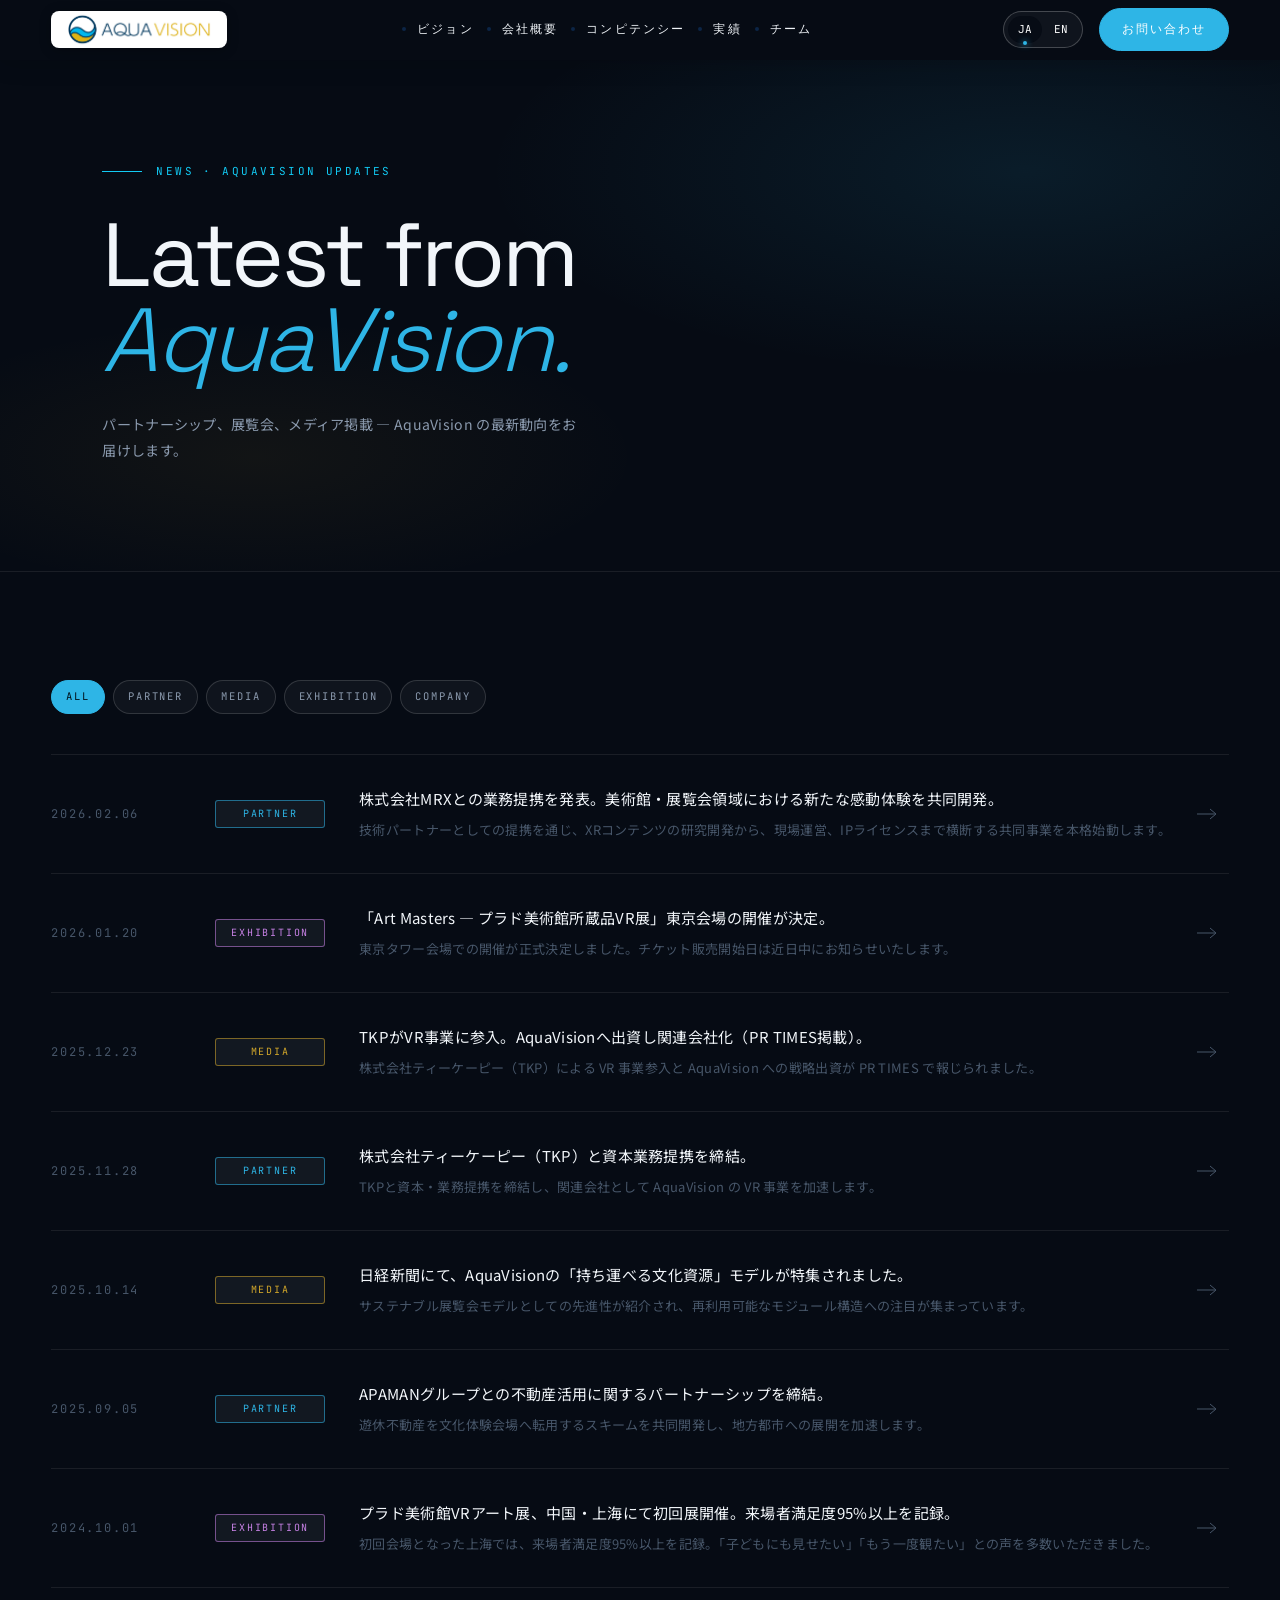
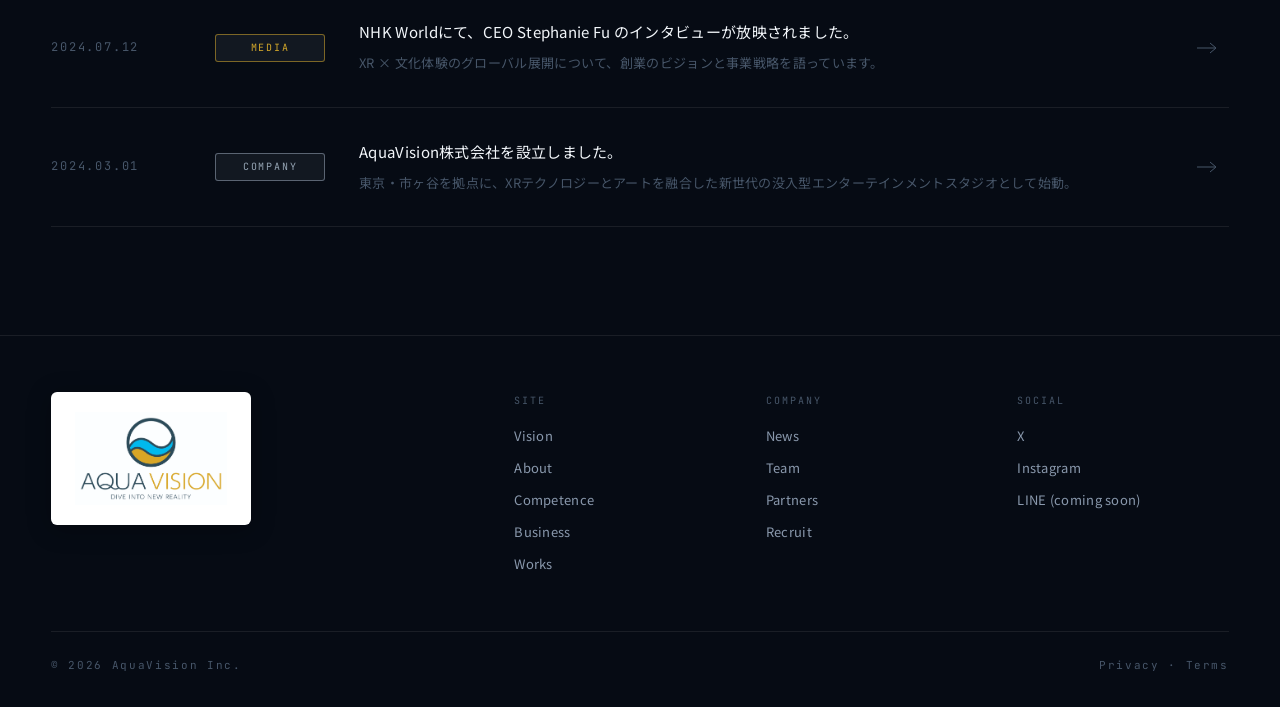
<file: news.html>
<!doctype html>
<html lang="ja">
<head>
<meta charset="utf-8" />
<meta name="viewport" content="width=device-width, initial-scale=1" />
<title>News — AquaVision Inc. — Dive Into New Reality</title>
<link rel="preconnect" href="https://fonts.googleapis.com">
<link rel="preconnect" href="https://fonts.gstatic.com" crossorigin>
<link rel="stylesheet" href="https://fonts.googleapis.com/css2?family=Space+Grotesk:wght@300;400;500;600;700&family=Noto+Sans+JP:wght@300;400;500;600;700&family=JetBrains+Mono:wght@400;500&display=swap">
<link rel="stylesheet" href="styles.css">
<link rel="stylesheet" href="subpage.css">
</head>
<body>

<!-- NAV -->
<nav class="nav scrolled" style="border-color: rgb(6, 11, 20); background-color: rgb(6, 11, 20); height: 60px;">
  <a href="index.html#vision" class="brand nav-brand-logo" style="line-height: 37; height: 37px;">
    <img src="assets/aquavision_logo_RGB_02_A.jpg" alt="AquaVision" style="width: auto; height: 35px;"/>
  </a>
  <ul class="nav-menu">
    <li><a href="index.html#vision" style="color: rgb(239, 243, 247);">ビジョン</a></li>
    <li><a href="index.html#about" style="color: rgb(239, 243, 247);">会社概要</a></li>
    <li><a href="index.html#services" style="color: rgb(239, 243, 247);">コンピテンシー</a></li>
    <li><a href="index.html#works" style="color: rgb(239, 243, 247);">実績</a></li>
    <li><a href="index.html#team" style="color: rgb(239, 243, 247);">チーム</a></li>
  </ul>
  <div class="nav-right">
    <div class="lang-toggle nav-lang-desktop" role="group" aria-label="Language">
      <button class="active" style="background-color: rgb(7, 12, 21);">JA</button>
      <button style="color: rgb(255, 255, 255);">EN</button>
    </div>
    <button type="button" class="cta-pill primary nav-cta-desktop" onclick="openContactPopup()">お問い合わせ</button>
    <button class="hamburger" id="hamburger" aria-label="メニュー" aria-expanded="false">
      <span></span><span></span><span></span>
    </button>
  </div>
</nav>
<div class="mobile-menu-overlay" id="menuOverlay" style="display:none;"></div>
<div class="mobile-menu" id="mobileMenu" aria-hidden="true">
  <ul class="mobile-menu-list">
    <li><a href="index.html#vision">ビジョン</a></li>
    <li><a href="index.html#about">会社概要</a></li>
    <li><a href="index.html#services">コンピテンシー</a></li>
    <li><a href="index.html#works">実績</a></li>
    <li><a href="index.html#team">チーム</a></li>
  </ul>
  <div class="mobile-menu-bottom">
    <div class="lang-toggle" role="group" aria-label="Language">
      <button class="active">JA</button>
      <button>EN</button>
    </div>
    <button type="button" class="cta-pill primary" onclick="openContactPopup()">お問い合わせ</button>
  </div>
</div>
<script>
(function(){
  var btn=document.getElementById('hamburger'),menu=document.getElementById('mobileMenu'),overlay=document.getElementById('menuOverlay');
  function openMenu(){btn.classList.add('open');menu.classList.add('open');overlay.style.display='block';document.body.style.overflow='hidden';btn.setAttribute('aria-expanded','true');menu.setAttribute('aria-hidden','false');}
  function closeMenu(){btn.classList.remove('open');menu.classList.remove('open');overlay.style.display='none';document.body.style.overflow='';btn.setAttribute('aria-expanded','false');menu.setAttribute('aria-hidden','true');}
  btn.addEventListener('click',function(){btn.classList.contains('open')?closeMenu():openMenu();});
  overlay.addEventListener('click',closeMenu);
  menu.querySelectorAll('a').forEach(function(a){a.addEventListener('click',closeMenu);});
})();
</script>



<!-- ============== Hero ============== -->
<section class="subpage-hero" data-screen-label="News Hero">
  <div class="container">
    <div class="subpage-eyebrow">
      <span class="line"></span>
      <span>NEWS  ·  AquaVision Updates</span>
    </div>
    <h1 class="subpage-headline">
      Latest from<br/>
      <span class="it">AquaVision.</span>
    </h1>
    <p class="subpage-headline-jp"
       data-ja="パートナーシップ、展覧会、メディア掲載 — AquaVision の最新動向をお届けします。"
       data-en="Partnerships, exhibitions, press coverage — the latest from AquaVision.">
      パートナーシップ、展覧会、メディア掲載 — AquaVision の最新動向をお届けします。
    </p>
  </div>
</section>

<!-- ============== News List ============== -->
<section class="section" data-screen-label="News List">
  <div class="container">

    <!-- Filter chips -->
    <div class="news-filters" id="filters">
      <button type="button" class="news-filter active" data-cat="all">ALL</button>
      <button type="button" class="news-filter" data-cat="partner">PARTNER</button>
      <button type="button" class="news-filter" data-cat="media">MEDIA</button>
      <button type="button" class="news-filter" data-cat="exhibition">EXHIBITION</button>
      <button type="button" class="news-filter" data-cat="company">COMPANY</button>
    </div>

    <ul class="news-page-list" id="newsList">

      <a href="news/01.html" class="news-page-item" data-cat="partner">
        <span class="news-date">2026.02.06</span>
        <span class="news-cat partner">PARTNER</span>
        <div>
          <div class="news-page-title">株式会社MRXとの業務提携を発表。美術館・展覧会領域における新たな感動体験を共同開発。</div>
          <p class="news-page-summary">技術パートナーとしての提携を通じ、XRコンテンツの研究開発から、現場運営、IPライセンスまで横断する共同事業を本格始動します。</p>
        </div>
        <span class="news-arrow">
          <svg width="20" height="12" viewBox="0 0 20 12" fill="none" stroke="currentColor" stroke-width="1">
            <line x1="0" y1="6" x2="18" y2="6"/><polyline points="13,1 19,6 13,11"/>
          </svg>
        </span>
      </a>

      <a href="news/02.html" class="news-page-item" data-cat="exhibition">
        <span class="news-date">2026.01.20</span>
        <span class="news-cat exhibition">EXHIBITION</span>
        <div>
          <div class="news-page-title">「Art Masters — プラド美術館所蔵品VR展」東京会場の開催が決定。</div>
          <p class="news-page-summary">東京タワー会場での開催が正式決定しました。チケット販売開始日は近日中にお知らせいたします。</p>
        </div>
        <span class="news-arrow">
          <svg width="20" height="12" viewBox="0 0 20 12" fill="none" stroke="currentColor" stroke-width="1">
            <line x1="0" y1="6" x2="18" y2="6"/><polyline points="13,1 19,6 13,11"/>
          </svg>
        </span>
      </a>

      <a href="news/03.html" class="news-page-item" data-cat="media">
        <span class="news-date">2025.12.23</span>
        <span class="news-cat media">MEDIA</span>
        <div>
          <div class="news-page-title">TKPがVR事業に参入。AquaVisionへ出資し関連会社化（PR TIMES掲載）。</div>
          <p class="news-page-summary">株式会社ティーケーピー（TKP）による VR 事業参入と AquaVision への戦略出資が PR TIMES で報じられました。</p>
        </div>
        <span class="news-arrow">
          <svg width="20" height="12" viewBox="0 0 20 12" fill="none" stroke="currentColor" stroke-width="1">
            <line x1="0" y1="6" x2="18" y2="6"/><polyline points="13,1 19,6 13,11"/>
          </svg>
        </span>
      </a>

      <a href="news/04.html" class="news-page-item" data-cat="partner">
        <span class="news-date">2025.11.28</span>
        <span class="news-cat partner">PARTNER</span>
        <div>
          <div class="news-page-title">株式会社ティーケーピー（TKP）と資本業務提携を締結。</div>
          <p class="news-page-summary">TKPと資本・業務提携を締結し、関連会社として AquaVision の VR 事業を加速します。</p>
        </div>
        <span class="news-arrow">
          <svg width="20" height="12" viewBox="0 0 20 12" fill="none" stroke="currentColor" stroke-width="1">
            <line x1="0" y1="6" x2="18" y2="6"/><polyline points="13,1 19,6 13,11"/>
          </svg>
        </span>
      </a>

      <a href="news/05.html" class="news-page-item" data-cat="media">
        <span class="news-date">2025.10.14</span>
        <span class="news-cat media">MEDIA</span>
        <div>
          <div class="news-page-title">日経新聞にて、AquaVisionの「持ち運べる文化資源」モデルが特集されました。</div>
          <p class="news-page-summary">サステナブル展覧会モデルとしての先進性が紹介され、再利用可能なモジュール構造への注目が集まっています。</p>
        </div>
        <span class="news-arrow">
          <svg width="20" height="12" viewBox="0 0 20 12" fill="none" stroke="currentColor" stroke-width="1">
            <line x1="0" y1="6" x2="18" y2="6"/><polyline points="13,1 19,6 13,11"/>
          </svg>
        </span>
      </a>

      <a href="news/06.html" class="news-page-item" data-cat="partner">
        <span class="news-date">2025.09.05</span>
        <span class="news-cat partner">PARTNER</span>
        <div>
          <div class="news-page-title">APAMANグループとの不動産活用に関するパートナーシップを締結。</div>
          <p class="news-page-summary">遊休不動産を文化体験会場へ転用するスキームを共同開発し、地方都市への展開を加速します。</p>
        </div>
        <span class="news-arrow">
          <svg width="20" height="12" viewBox="0 0 20 12" fill="none" stroke="currentColor" stroke-width="1">
            <line x1="0" y1="6" x2="18" y2="6"/><polyline points="13,1 19,6 13,11"/>
          </svg>
        </span>
      </a>

      <a href="news/07.html" class="news-page-item" data-cat="exhibition">
        <span class="news-date">2024.10.01</span>
        <span class="news-cat exhibition">EXHIBITION</span>
        <div>
          <div class="news-page-title">プラド美術館VRアート展、中国・上海にて初回展開催。来場者満足度95%以上を記録。</div>
          <p class="news-page-summary">初回会場となった上海では、来場者満足度95%以上を記録。「子どもにも見せたい」「もう一度観たい」との声を多数いただきました。</p>
        </div>
        <span class="news-arrow">
          <svg width="20" height="12" viewBox="0 0 20 12" fill="none" stroke="currentColor" stroke-width="1">
            <line x1="0" y1="6" x2="18" y2="6"/><polyline points="13,1 19,6 13,11"/>
          </svg>
        </span>
      </a>

      <a href="news/08.html" class="news-page-item" data-cat="media">
        <span class="news-date">2024.07.12</span>
        <span class="news-cat media">MEDIA</span>
        <div>
          <div class="news-page-title">NHK Worldにて、CEO Stephanie Fu のインタビューが放映されました。</div>
          <p class="news-page-summary">XR × 文化体験のグローバル展開について、創業のビジョンと事業戦略を語っています。</p>
        </div>
        <span class="news-arrow">
          <svg width="20" height="12" viewBox="0 0 20 12" fill="none" stroke="currentColor" stroke-width="1">
            <line x1="0" y1="6" x2="18" y2="6"/><polyline points="13,1 19,6 13,11"/>
          </svg>
        </span>
      </a>

      <a href="news/09.html" class="news-page-item" data-cat="company">
        <span class="news-date">2024.03.01</span>
        <span class="news-cat company">COMPANY</span>
        <div>
          <div class="news-page-title">AquaVision株式会社を設立しました。</div>
          <p class="news-page-summary">東京・市ヶ谷を拠点に、XRテクノロジーとアートを融合した新世代の没入型エンターテインメントスタジオとして始動。</p>
        </div>
        <span class="news-arrow">
          <svg width="20" height="12" viewBox="0 0 20 12" fill="none" stroke="currentColor" stroke-width="1">
            <line x1="0" y1="6" x2="18" y2="6"/><polyline points="13,1 19,6 13,11"/>
          </svg>
        </span>
      </a>

    </ul>

    <p id="emptyState" style="display:none; text-align:center; padding:80px 0; color:var(--fg-mute); font-family:var(--font-mono); font-size:13px; letter-spacing:.15em;"
       data-ja="該当するニュースはありません"
       data-en="No news found.">
      該当するニュースはありません
    </p>
  </div>
</section>

<!-- FOOTER -->
<footer class="footer">
  <div class="footer-brand">
    <div class="footer-logo-card">
      <img src="assets/logo-vertical-cmyk.jpg" alt="AquaVision — Dive Into New Reality" />
    </div>
  </div>
  <div class="footer-col">
    <h5>Site</h5>
    <ul>
      <li><a href="index.html#vision">Vision</a></li>
      <li><a href="index.html#about">About</a></li>
      <li><a href="index.html#services">Competence</a></li>
      <li><a href="index.html#business">Business</a></li>
      <li><a href="index.html#works">Works</a></li>
    </ul>
  </div>
  <div class="footer-col">
    <h5>Company</h5>
    <ul>
      <li><a href="news.html">News</a></li>
      <li><a href="index.html#team">Team</a></li>
      <li><a href="index.html#partners">Partners</a></li>
      <li><a href="recruit.html">Recruit</a></li>
    </ul>
  </div>
  <div class="footer-col">
    <h5>Social</h5>
    <ul>
      <li><a href="https://x.com/AquaVisionVR" target="_blank" rel="noopener noreferrer">X</a></li>
      <li><a href="https://www.instagram.com/artmasters.jp/" target="_blank" rel="noopener noreferrer">Instagram</a></li>
      <li><a href="#">LINE  (coming soon)</a></li>
    </ul>
  </div>
  <div class="footer-bottom">
    <span>© 2026 AquaVision Inc.</span>
    <a href="#">Privacy · Terms</a>
  </div>
</footer>



<script>
  // Simple category filter
  const filters = document.querySelectorAll('.news-filter');
  const items = document.querySelectorAll('.news-page-item');
  const empty = document.getElementById('emptyState');
  filters.forEach(btn => {
    btn.addEventListener('click', () => {
      filters.forEach(b => b.classList.remove('active'));
      btn.classList.add('active');
      const cat = btn.dataset.cat;
      let visible = 0;
      items.forEach(it => {
        const show = cat === 'all' || it.dataset.cat === cat;
        it.style.display = show ? '' : 'none';
        if (show) visible++;
      });
      empty.style.display = visible === 0 ? 'block' : 'none';
    });
  });
</script>

<script>
(function(){
  var JA = ['ビジョン','会社概要','コンピテンシー','実績','チーム'];
  var EN = ['Vision','About','Competence','Works','Team'];
  function applyLang(lang){
    var items = document.querySelectorAll('.nav-menu li a');
    var texts = lang === 'en' ? EN : JA;
    items.forEach(function(a,i){ if(texts[i]) a.textContent = texts[i]; });
    var mItems = document.querySelectorAll('.mobile-menu-list li a');
    mItems.forEach(function(a,i){ if(texts[i]) a.textContent = texts[i]; });
    var ctas = document.querySelectorAll('.nav-cta-desktop, .mobile-menu-bottom .cta-pill');
    ctas.forEach(function(el){ el.textContent = lang === 'en' ? 'Contact' : 'お問い合わせ'; });
    document.querySelectorAll('[data-ja]').forEach(function(el){
      var txt = lang === 'en' ? el.getAttribute('data-en') : el.getAttribute('data-ja');
      if(txt !== null) el.innerHTML = txt;
    });
    document.querySelectorAll('.lang-toggle button').forEach(function(btn){
      btn.classList.toggle('active', btn.textContent.trim().toLowerCase() === lang);
    });
    localStorage.setItem('aq_lang', lang);
  }
  document.querySelectorAll('.lang-toggle button').forEach(function(btn){
    btn.addEventListener('click', function(){ applyLang(btn.textContent.trim().toLowerCase()); });
  });
  var saved = localStorage.getItem('aq_lang');
  if(saved) applyLang(saved);
})();
</script>
<script src="contact-popup.js"></script>
</body>
</html>
</file>
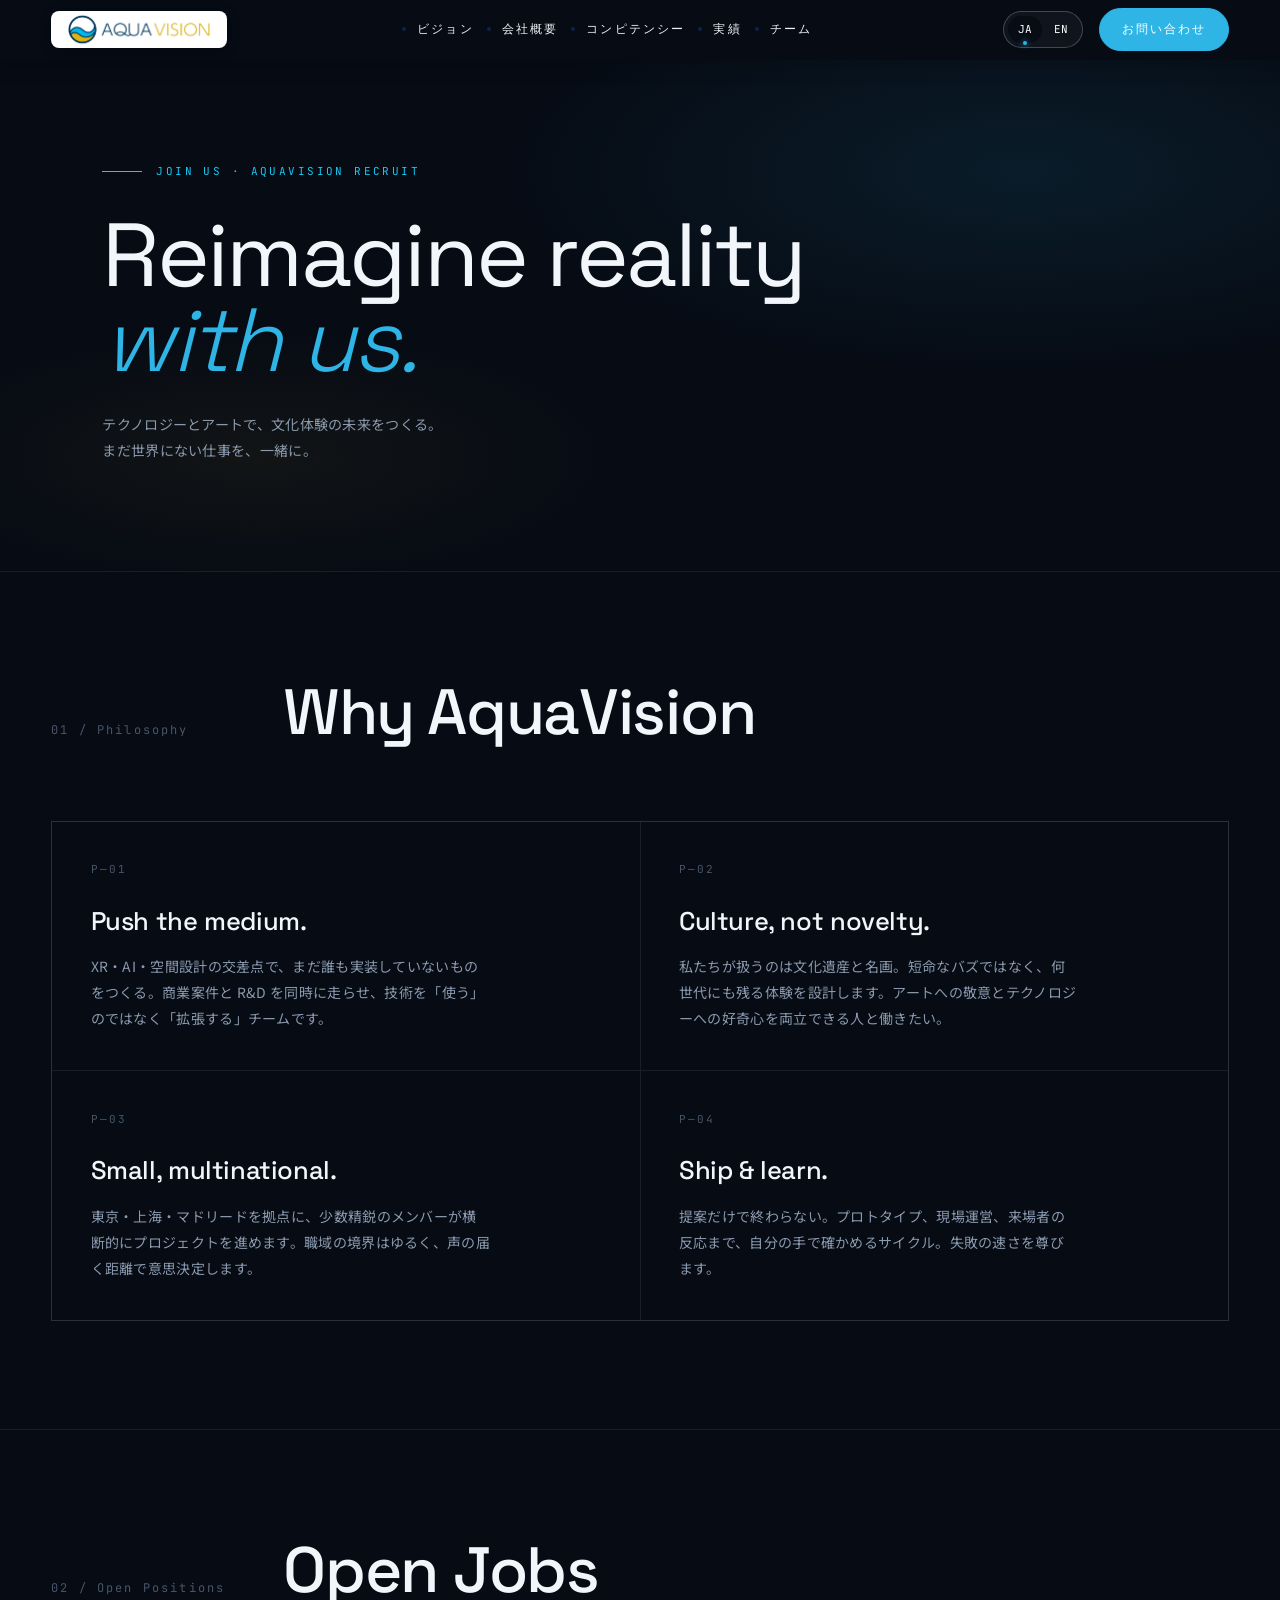
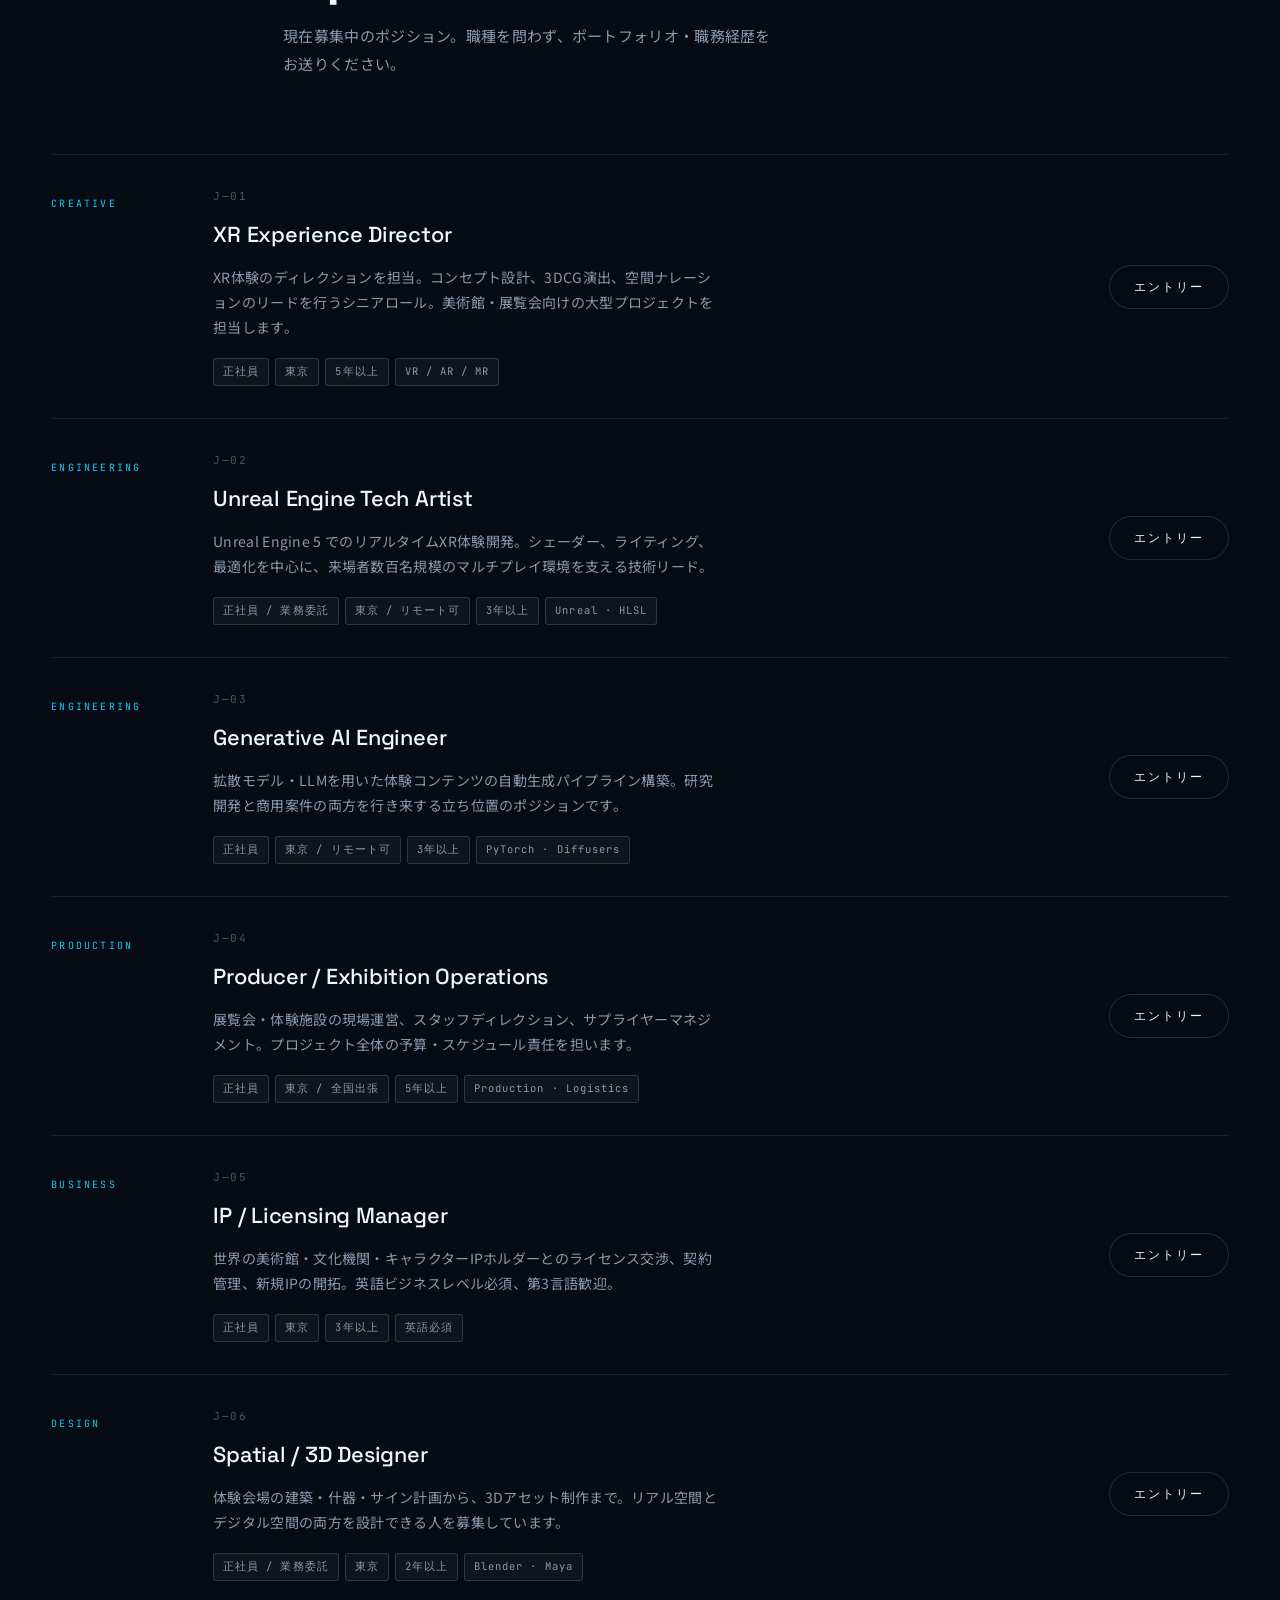
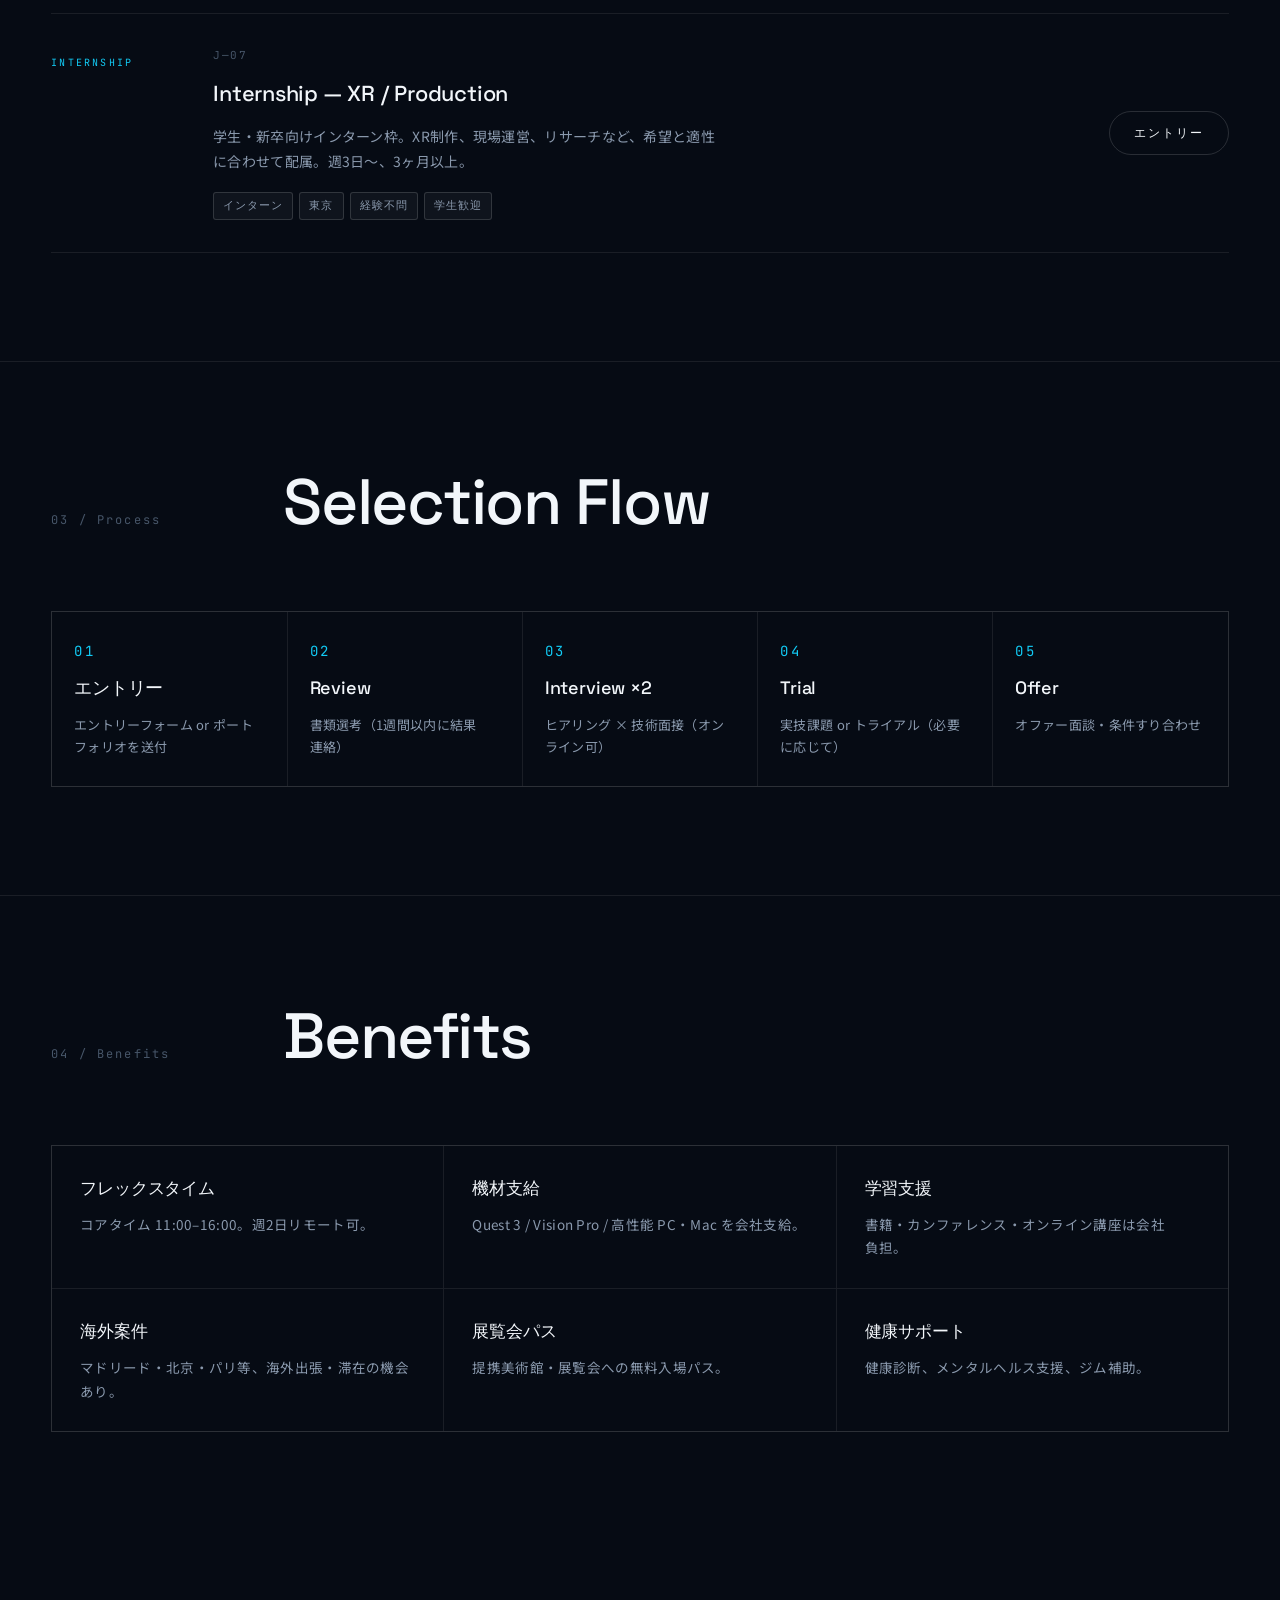
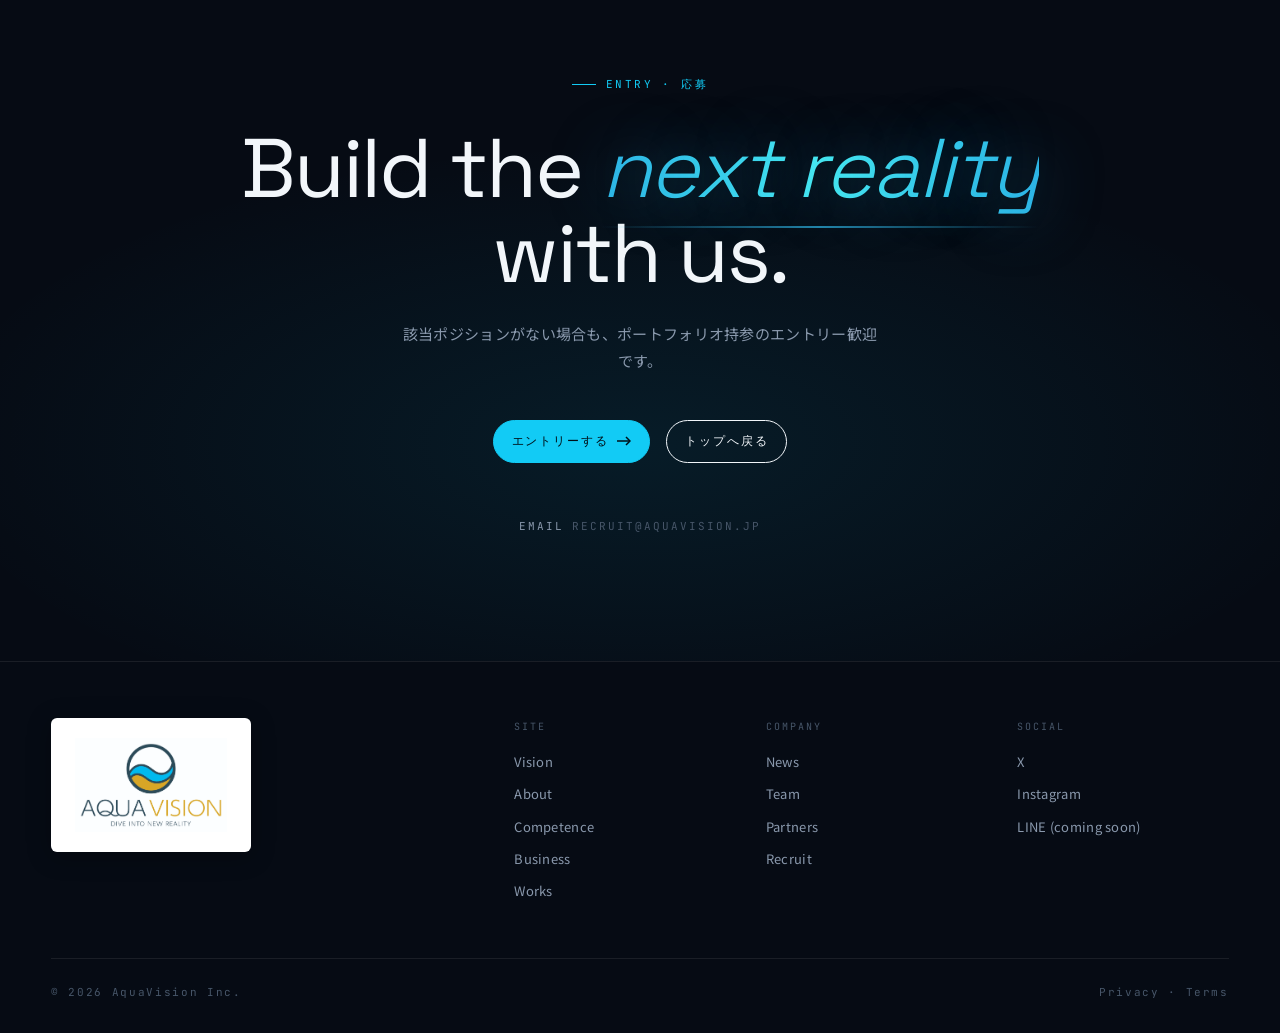
<file: recruit.html>
<!doctype html>
<html lang="ja">
<head>
<meta charset="utf-8" />
<meta name="viewport" content="width=device-width, initial-scale=1" />
<title>Recruit — AquaVision Inc. — Dive Into New Reality</title>
<link rel="preconnect" href="https://fonts.googleapis.com">
<link rel="preconnect" href="https://fonts.gstatic.com" crossorigin>
<link rel="stylesheet" href="https://fonts.googleapis.com/css2?family=Space+Grotesk:wght@300;400;500;600;700&family=Noto+Sans+JP:wght@300;400;500;600;700&family=JetBrains+Mono:wght@400;500&display=swap">
<link rel="stylesheet" href="styles.css">
<link rel="stylesheet" href="subpage.css">
</head>
<body>

<!-- NAV -->
<nav class="nav scrolled" style="border-color: rgb(6, 11, 20); background-color: rgb(6, 11, 20); height: 60px;">
  <a href="index.html#vision" class="brand nav-brand-logo" style="line-height: 37; height: 37px;">
    <img src="assets/aquavision_logo_RGB_02_A.jpg" alt="AquaVision" style="width: auto; height: 35px;"/>
  </a>
  <ul class="nav-menu">
    <li><a href="index.html#vision" style="color: rgb(239, 243, 247);">ビジョン</a></li>
    <li><a href="index.html#about" style="color: rgb(239, 243, 247);">会社概要</a></li>
    <li><a href="index.html#services" style="color: rgb(239, 243, 247);">コンピテンシー</a></li>
    <li><a href="index.html#works" style="color: rgb(239, 243, 247);">実績</a></li>
    <li><a href="index.html#team" style="color: rgb(239, 243, 247);">チーム</a></li>
  </ul>
  <div class="nav-right">
    <div class="lang-toggle nav-lang-desktop" role="group" aria-label="Language">
      <button class="active" style="background-color: rgb(7, 12, 21);">JA</button>
      <button style="color: rgb(255, 255, 255);">EN</button>
    </div>
    <button type="button" class="cta-pill primary nav-cta-desktop" onclick="openContactPopup()">お問い合わせ</button>
    <button class="hamburger" id="hamburger" aria-label="メニュー" aria-expanded="false">
      <span></span><span></span><span></span>
    </button>
  </div>
</nav>
<div class="mobile-menu-overlay" id="menuOverlay" style="display:none;"></div>
<div class="mobile-menu" id="mobileMenu" aria-hidden="true">
  <ul class="mobile-menu-list">
    <li><a href="index.html#vision">ビジョン</a></li>
    <li><a href="index.html#about">会社概要</a></li>
    <li><a href="index.html#services">コンピテンシー</a></li>
    <li><a href="index.html#works">実績</a></li>
    <li><a href="index.html#team">チーム</a></li>
  </ul>
  <div class="mobile-menu-bottom">
    <div class="lang-toggle" role="group" aria-label="Language">
      <button class="active">JA</button>
      <button>EN</button>
    </div>
    <button type="button" class="cta-pill primary" onclick="openContactPopup()">お問い合わせ</button>
  </div>
</div>
<script>
(function(){
  var btn=document.getElementById('hamburger'),menu=document.getElementById('mobileMenu'),overlay=document.getElementById('menuOverlay');
  function openMenu(){btn.classList.add('open');menu.classList.add('open');overlay.style.display='block';document.body.style.overflow='hidden';btn.setAttribute('aria-expanded','true');menu.setAttribute('aria-hidden','false');}
  function closeMenu(){btn.classList.remove('open');menu.classList.remove('open');overlay.style.display='none';document.body.style.overflow='';btn.setAttribute('aria-expanded','false');menu.setAttribute('aria-hidden','true');}
  btn.addEventListener('click',function(){btn.classList.contains('open')?closeMenu():openMenu();});
  overlay.addEventListener('click',closeMenu);
  menu.querySelectorAll('a').forEach(function(a){a.addEventListener('click',closeMenu);});
})();
</script>



<!-- ============== Hero ============== -->
<section class="subpage-hero" data-screen-label="Recruit Hero">
  <div class="container">
    <div class="subpage-eyebrow">
      <span class="line"></span>
      <span>JOIN US  ·  AquaVision Recruit</span>
    </div>
    <h1 class="subpage-headline">
      Reimagine reality<br/>
      <span class="it">with us.</span>
    </h1>
    <p class="subpage-headline-jp"
       data-ja="テクノロジーとアートで、文化体験の未来をつくる。まだ世界にない仕事を、一緒に。"
       data-en="Building the future of cultural experience through technology and art. Let's create work the world has never seen — together.">
      テクノロジーとアートで、文化体験の未来をつくる。<br/>
      まだ世界にない仕事を、一緒に。
    </p>
  </div>
</section>

<!-- ============== Philosophy ============== -->
<section class="section" data-screen-label="Philosophy">
  <div class="container">
    <div class="section-header">
      <div class="label">01 / Philosophy</div>
      <div>
        <h2 class="h-section">Why AquaVision</h2>
      </div>
    </div>
    <div class="philosophy-grid">
      <div class="philo-card">
        <div class="philo-num">P—01</div>
        <h3 class="philo-title">Push the medium.</h3>
        <p class="philo-body"
           data-ja="XR・AI・空間設計の交差点で、まだ誰も実装していないものをつくる。商業案件と R&D を同時に走らせ、技術を「使う」のではなく「拡張する」チームです。"
           data-en="We build at the intersection of XR, AI, and spatial design — creating what no one has built yet. We run commercial projects alongside R&D, treating technology as something to extend, not just use.">XR・AI・空間設計の交差点で、まだ誰も実装していないものをつくる。商業案件と R&D を同時に走らせ、技術を「使う」のではなく「拡張する」チームです。</p>
      </div>
      <div class="philo-card">
        <div class="philo-num">P—02</div>
        <h3 class="philo-title">Culture, not novelty.</h3>
        <p class="philo-body"
           data-ja="私たちが扱うのは文化遺産と名画。短命なバズではなく、何世代にも残る体験を設計します。アートへの敬意とテクノロジーへの好奇心を両立できる人と働きたい。"
           data-en="We work with cultural heritage and masterpiece paintings — designing experiences that last for generations, not just a moment. We want people who hold both reverence for art and curiosity for technology.">私たちが扱うのは文化遺産と名画。短命なバズではなく、何世代にも残る体験を設計します。アートへの敬意とテクノロジーへの好奇心を両立できる人と働きたい。</p>
      </div>
      <div class="philo-card">
        <div class="philo-num">P—03</div>
        <h3 class="philo-title">Small, multinational.</h3>
        <p class="philo-body"
           data-ja="東京・上海・マドリードを拠点に、少数精鋭のメンバーが横断的にプロジェクトを進めます。職域の境界はゆるく、声の届く距離で意思決定します。"
           data-en="Based in Tokyo, Shanghai, and Madrid, a small elite team moves across projects freely. Role boundaries are fluid; decisions are made within arm's reach.">東京・上海・マドリードを拠点に、少数精鋭のメンバーが横断的にプロジェクトを進めます。職域の境界はゆるく、声の届く距離で意思決定します。</p>
      </div>
      <div class="philo-card">
        <div class="philo-num">P—04</div>
        <h3 class="philo-title">Ship & learn.</h3>
        <p class="philo-body"
           data-ja="提案だけで終わらない。プロトタイプ、現場運営、来場者の反応まで、自分の手で確かめるサイクル。失敗の速さを尊びます。"
           data-en="We don't stop at proposals. Prototype, run operations, hear visitor reactions firsthand — and value the speed of failure.">提案だけで終わらない。プロトタイプ、現場運営、来場者の反応まで、自分の手で確かめるサイクル。失敗の速さを尊びます。</p>
      </div>
    </div>
  </div>
</section>

<!-- ============== Jobs ============== -->
<section id="jobs" class="section" data-screen-label="Jobs">
  <div class="container">
    <div class="section-header">
      <div class="label">02 / Open Positions</div>
      <div>
        <h2 class="h-section">Open Jobs</h2>
        <p class="lede" style="margin-top:20px;"
           data-ja="現在募集中のポジション。職種を問わず、ポートフォリオ・職務経歴をお送りください。"
           data-en="Current open positions. Send your portfolio and work history regardless of role.">現在募集中のポジション。職種を問わず、ポートフォリオ・職務経歴をお送りください。</p>
      </div>
    </div>

    <ul class="job-list">

      <li class="job-row">
        <div class="job-team">CREATIVE</div>
        <div class="job-main">
          <div class="job-id">J—01</div>
          <h3 class="job-title">XR Experience Director</h3>
          <p class="job-summary"
             data-ja="XR体験のディレクションを担当。コンセプト設計、3DCG演出、空間ナレーションのリードを行うシニアロール。美術館・展覧会向けの大型プロジェクトを担当します。"
             data-en="Lead XR experience direction — concept design, 3DCG art direction, and spatial narration for large-scale museum and exhibition projects.">XR体験のディレクションを担当。コンセプト設計、3DCG演出、空間ナレーションのリードを行うシニアロール。美術館・展覧会向けの大型プロジェクトを担当します。</p>
          <div class="job-tags">
            <span class="job-tag" data-ja="正社員" data-en="Full-time">正社員</span>
            <span class="job-tag" data-ja="東京" data-en="Tokyo">東京</span>
            <span class="job-tag" data-ja="5年以上" data-en="5+ years">5年以上</span>
            <span class="job-tag">VR / AR / MR</span>
          </div>
        </div>
        <button type="button" class="job-apply" data-ja="エントリー" data-en="Apply" onclick="window.location='index.html?entry=recruit'">エントリー</button>
      </li>

      <li class="job-row">
        <div class="job-team">ENGINEERING</div>
        <div class="job-main">
          <div class="job-id">J—02</div>
          <h3 class="job-title">Unreal Engine Tech Artist</h3>
          <p class="job-summary"
             data-ja="Unreal Engine 5 でのリアルタイムXR体験開発。シェーダー、ライティング、最適化を中心に、来場者数百名規模のマルチプレイ環境を支える技術リード。"
             data-en="Real-time XR experience development in Unreal Engine 5. Technical lead for shaders, lighting, and optimization in multiplayer environments serving hundreds of visitors.">Unreal Engine 5 でのリアルタイムXR体験開発。シェーダー、ライティング、最適化を中心に、来場者数百名規模のマルチプレイ環境を支える技術リード。</p>
          <div class="job-tags">
            <span class="job-tag" data-ja="正社員 / 業務委託" data-en="Full-time / Contract">正社員 / 業務委託</span>
            <span class="job-tag" data-ja="東京 / リモート可" data-en="Tokyo / Remote OK">東京 / リモート可</span>
            <span class="job-tag" data-ja="3年以上" data-en="3+ years">3年以上</span>
            <span class="job-tag">Unreal · HLSL</span>
          </div>
        </div>
        <button type="button" class="job-apply" data-ja="エントリー" data-en="Apply" onclick="window.location='index.html?entry=recruit'">エントリー</button>
      </li>

      <li class="job-row">
        <div class="job-team">ENGINEERING</div>
        <div class="job-main">
          <div class="job-id">J—03</div>
          <h3 class="job-title">Generative AI Engineer</h3>
          <p class="job-summary"
             data-ja="拡散モデル・LLMを用いた体験コンテンツの自動生成パイプライン構築。研究開発と商用案件の両方を行き来する立ち位置のポジションです。"
             data-en="Build automated content generation pipelines using diffusion models and LLMs. A role that bridges R&D and commercial projects.">拡散モデル・LLMを用いた体験コンテンツの自動生成パイプライン構築。研究開発と商用案件の両方を行き来する立ち位置のポジションです。</p>
          <div class="job-tags">
            <span class="job-tag" data-ja="正社員" data-en="Full-time">正社員</span>
            <span class="job-tag" data-ja="東京 / リモート可" data-en="Tokyo / Remote OK">東京 / リモート可</span>
            <span class="job-tag" data-ja="3年以上" data-en="3+ years">3年以上</span>
            <span class="job-tag">PyTorch · Diffusers</span>
          </div>
        </div>
        <button type="button" class="job-apply" data-ja="エントリー" data-en="Apply" onclick="window.location='index.html?entry=recruit'">エントリー</button>
      </li>

      <li class="job-row">
        <div class="job-team">PRODUCTION</div>
        <div class="job-main">
          <div class="job-id">J—04</div>
          <h3 class="job-title">Producer / Exhibition Operations</h3>
          <p class="job-summary"
             data-ja="展覧会・体験施設の現場運営、スタッフディレクション、サプライヤーマネジメント。プロジェクト全体の予算・スケジュール責任を担います。"
             data-en="Manage on-site operations for exhibitions and experience venues, staff direction, and supplier management. Full budget and schedule ownership.">展覧会・体験施設の現場運営、スタッフディレクション、サプライヤーマネジメント。プロジェクト全体の予算・スケジュール責任を担います。</p>
          <div class="job-tags">
            <span class="job-tag" data-ja="正社員" data-en="Full-time">正社員</span>
            <span class="job-tag" data-ja="東京 / 全国出張" data-en="Tokyo / National travel">東京 / 全国出張</span>
            <span class="job-tag" data-ja="5年以上" data-en="5+ years">5年以上</span>
            <span class="job-tag">Production · Logistics</span>
          </div>
        </div>
        <button type="button" class="job-apply" data-ja="エントリー" data-en="Apply" onclick="window.location='index.html?entry=recruit'">エントリー</button>
      </li>

      <li class="job-row">
        <div class="job-team">BUSINESS</div>
        <div class="job-main">
          <div class="job-id">J—05</div>
          <h3 class="job-title">IP / Licensing Manager</h3>
          <p class="job-summary"
             data-ja="世界の美術館・文化機関・キャラクターIPホルダーとのライセンス交渉、契約管理、新規IPの開拓。英語ビジネスレベル必須、第3言語歓迎。"
             data-en="License negotiation, contract management, and new IP development with museums, cultural institutions, and IP holders worldwide. Business-level English required; third language welcome.">世界の美術館・文化機関・キャラクターIPホルダーとのライセンス交渉、契約管理、新規IPの開拓。英語ビジネスレベル必須、第3言語歓迎。</p>
          <div class="job-tags">
            <span class="job-tag" data-ja="正社員" data-en="Full-time">正社員</span>
            <span class="job-tag" data-ja="東京" data-en="Tokyo">東京</span>
            <span class="job-tag" data-ja="3年以上" data-en="3+ years">3年以上</span>
            <span class="job-tag" data-ja="英語必須" data-en="English required">英語必須</span>
          </div>
        </div>
        <button type="button" class="job-apply" data-ja="エントリー" data-en="Apply" onclick="window.location='index.html?entry=recruit'">エントリー</button>
      </li>

      <li class="job-row">
        <div class="job-team">DESIGN</div>
        <div class="job-main">
          <div class="job-id">J—06</div>
          <h3 class="job-title">Spatial / 3D Designer</h3>
          <p class="job-summary"
             data-ja="体験会場の建築・什器・サイン計画から、3Dアセット制作まで。リアル空間とデジタル空間の両方を設計できる人を募集しています。"
             data-en="From venue architecture, fixtures, and signage planning to 3D asset creation. We're looking for someone who can design both physical and digital space.">体験会場の建築・什器・サイン計画から、3Dアセット制作まで。リアル空間とデジタル空間の両方を設計できる人を募集しています。</p>
          <div class="job-tags">
            <span class="job-tag" data-ja="正社員 / 業務委託" data-en="Full-time / Contract">正社員 / 業務委託</span>
            <span class="job-tag" data-ja="東京" data-en="Tokyo">東京</span>
            <span class="job-tag" data-ja="2年以上" data-en="2+ years">2年以上</span>
            <span class="job-tag">Blender · Maya</span>
          </div>
        </div>
        <button type="button" class="job-apply" data-ja="エントリー" data-en="Apply" onclick="window.location='index.html?entry=recruit'">エントリー</button>
      </li>

      <li class="job-row">
        <div class="job-team">INTERNSHIP</div>
        <div class="job-main">
          <div class="job-id">J—07</div>
          <h3 class="job-title">Internship — XR / Production</h3>
          <p class="job-summary"
             data-ja="学生・新卒向けインターン枠。XR制作、現場運営、リサーチなど、希望と適性に合わせて配属。週3日〜、3ヶ月以上。"
             data-en="Internship for students and recent graduates. Placement in XR production, operations, or research based on interest and aptitude. 3+ days/week for 3+ months.">学生・新卒向けインターン枠。XR制作、現場運営、リサーチなど、希望と適性に合わせて配属。週3日〜、3ヶ月以上。</p>
          <div class="job-tags">
            <span class="job-tag" data-ja="インターン" data-en="Internship">インターン</span>
            <span class="job-tag" data-ja="東京" data-en="Tokyo">東京</span>
            <span class="job-tag" data-ja="経験不問" data-en="No experience required">経験不問</span>
            <span class="job-tag" data-ja="学生歓迎" data-en="Students welcome">学生歓迎</span>
          </div>
        </div>
        <button type="button" class="job-apply" data-ja="エントリー" data-en="Apply" onclick="window.location='index.html?entry=recruit'">エントリー</button>
      </li>

    </ul>
  </div>
</section>

<!-- ============== Process ============== -->
<section class="section" data-screen-label="Process">
  <div class="container">
    <div class="section-header">
      <div class="label">03 / Process</div>
      <div>
        <h2 class="h-section">Selection Flow</h2>
      </div>
    </div>
    <ol class="flow-list">
      <li>
        <span class="flow-num">01</span>
        <span class="flow-step" data-ja="エントリー" data-en="Apply">エントリー</span>
        <span class="flow-desc" data-ja="エントリーフォーム or ポートフォリオを送付" data-en="Submit application form or portfolio">エントリーフォーム or ポートフォリオを送付</span>
      </li>
      <li>
        <span class="flow-num">02</span>
        <span class="flow-step">Review</span>
        <span class="flow-desc" data-ja="書類選考（1週間以内に結果連絡）" data-en="Document screening (results within 1 week)">書類選考（1週間以内に結果連絡）</span>
      </li>
      <li>
        <span class="flow-num">03</span>
        <span class="flow-step">Interview ×2</span>
        <span class="flow-desc" data-ja="ヒアリング × 技術面接（オンライン可）" data-en="Screening + technical interview (online available)">ヒアリング × 技術面接（オンライン可）</span>
      </li>
      <li>
        <span class="flow-num">04</span>
        <span class="flow-step">Trial</span>
        <span class="flow-desc" data-ja="実技課題 or トライアル（必要に応じて）" data-en="Practical test or trial (if required)">実技課題 or トライアル（必要に応じて）</span>
      </li>
      <li>
        <span class="flow-num">05</span>
        <span class="flow-step">Offer</span>
        <span class="flow-desc" data-ja="オファー面談・条件すり合わせ" data-en="Offer meeting & terms alignment">オファー面談・条件すり合わせ</span>
      </li>
    </ol>
  </div>
</section>

<!-- ============== Benefits ============== -->
<section class="section" data-screen-label="Benefits">
  <div class="container">
    <div class="section-header">
      <div class="label">04 / Benefits</div>
      <div>
        <h2 class="h-section">Benefits</h2>
      </div>
    </div>
    <div class="benefits-grid">
      <div class="benefit">
        <div class="benefit-h" data-ja="フレックスタイム" data-en="Flex Hours">フレックスタイム</div>
        <p data-ja="コアタイム 11:00–16:00。週2日リモート可。" data-en="Core hours 11:00–16:00. Remote 2 days/week.">コアタイム 11:00–16:00。週2日リモート可。</p>
      </div>
      <div class="benefit">
        <div class="benefit-h" data-ja="機材支給" data-en="Equipment">機材支給</div>
        <p data-ja="Quest 3 / Vision Pro / 高性能 PC・Mac を会社支給。" data-en="Quest 3 / Vision Pro / high-spec PC &amp; Mac provided by the company.">Quest 3 / Vision Pro / 高性能 PC・Mac を会社支給。</p>
      </div>
      <div class="benefit">
        <div class="benefit-h" data-ja="学習支援" data-en="Learning">学習支援</div>
        <p data-ja="書籍・カンファレンス・オンライン講座は会社負担。" data-en="Books, conferences, and online courses covered by the company.">書籍・カンファレンス・オンライン講座は会社負担。</p>
      </div>
      <div class="benefit">
        <div class="benefit-h" data-ja="海外案件" data-en="Global Projects">海外案件</div>
        <p data-ja="マドリード・北京・パリ等、海外出張・滞在の機会あり。" data-en="Opportunities for travel and stays in Madrid, Beijing, Paris, and more.">マドリード・北京・パリ等、海外出張・滞在の機会あり。</p>
      </div>
      <div class="benefit">
        <div class="benefit-h" data-ja="展覧会パス" data-en="Exhibition Pass">展覧会パス</div>
        <p data-ja="提携美術館・展覧会への無料入場パス。" data-en="Free entry pass to partner museums and exhibitions.">提携美術館・展覧会への無料入場パス。</p>
      </div>
      <div class="benefit">
        <div class="benefit-h" data-ja="健康サポート" data-en="Health Support">健康サポート</div>
        <p data-ja="健康診断、メンタルヘルス支援、ジム補助。" data-en="Health check-ups, mental health support, gym allowance.">健康診断、メンタルヘルス支援、ジム補助。</p>
      </div>
    </div>
  </div>
</section>

<!-- ============== CTA ============== -->
<section class="contact" data-screen-label="Apply CTA">
  <div class="contact-bg"></div>
  <div class="container contact-inner">
    <div class="eyebrow" style="margin-bottom:32px;" data-ja="ENTRY  ·  応募" data-en="ENTRY  ·  Apply">ENTRY  ·  応募</div>
    <h2 class="contact-line">Build the <em>next reality</em><br/>with us.</h2>
    <p class="lede" style="margin:24px auto 0; text-align:center;"
       data-ja="該当ポジションがない場合も、ポートフォリオ持参のエントリー歓迎です。"
       data-en="Open applications welcome even if no position matches — send us your portfolio.">該当ポジションがない場合も、ポートフォリオ持参のエントリー歓迎です。</p>
    <div class="contact-cta">
      <a href="mailto:recruit@aquavision.jp" class="cta-pill primary">
        <span data-ja="エントリーする" data-en="Apply Now">エントリーする</span>
        <svg width="14" height="10" viewBox="0 0 14 10" fill="none" stroke="currentColor" stroke-width="1.5">
          <line x1="0" y1="5" x2="12" y2="5"/>
          <polyline points="9,1 13,5 9,9"/>
        </svg>
      </a>
      <a href="index.html" class="cta-pill"><span data-ja="トップへ戻る" data-en="Back to Top">トップへ戻る</span></a>
    </div>
    <div class="contact-meta">
      <span><span style="color:var(--fg-dim); margin-right:8px;">Email</span><a href="mailto:recruit@aquavision.jp">recruit@aquavision.jp</a></span>
    </div>
  </div>
</section>

<!-- FOOTER -->
<footer class="footer">
  <div class="footer-brand">
    <div class="footer-logo-card">
      <img src="assets/logo-vertical-cmyk.jpg" alt="AquaVision — Dive Into New Reality" />
    </div>
  </div>
  <div class="footer-col">
    <h5>Site</h5>
    <ul>
      <li><a href="index.html#vision">Vision</a></li>
      <li><a href="index.html#about">About</a></li>
      <li><a href="index.html#services">Competence</a></li>
      <li><a href="index.html#business">Business</a></li>
      <li><a href="index.html#works">Works</a></li>
    </ul>
  </div>
  <div class="footer-col">
    <h5>Company</h5>
    <ul>
      <li><a href="news.html">News</a></li>
      <li><a href="index.html#team">Team</a></li>
      <li><a href="index.html#partners">Partners</a></li>
      <li><a href="recruit.html">Recruit</a></li>
    </ul>
  </div>
  <div class="footer-col">
    <h5>Social</h5>
    <ul>
      <li><a href="https://x.com/AquaVisionVR" target="_blank" rel="noopener noreferrer">X</a></li>
      <li><a href="https://www.instagram.com/artmasters.jp/" target="_blank" rel="noopener noreferrer">Instagram</a></li>
      <li><a href="#">LINE  (coming soon)</a></li>
    </ul>
  </div>
  <div class="footer-bottom">
    <span>© 2026 AquaVision Inc.</span>
    <a href="#">Privacy · Terms</a>
  </div>
</footer>



<script>
(function(){
  var JA = ['ビジョン','会社概要','コンピテンシー','実績','チーム'];
  var EN = ['Vision','About','Competence','Works','Team'];
  function applyLang(lang){
    var items = document.querySelectorAll('.nav-menu li a');
    var texts = lang === 'en' ? EN : JA;
    items.forEach(function(a,i){ if(texts[i]) a.textContent = texts[i]; });
    var mItems = document.querySelectorAll('.mobile-menu-list li a');
    mItems.forEach(function(a,i){ if(texts[i]) a.textContent = texts[i]; });
    var ctas = document.querySelectorAll('.nav-cta-desktop, .mobile-menu-bottom .cta-pill');
    ctas.forEach(function(el){ el.textContent = lang === 'en' ? 'Contact' : 'お問い合わせ'; });
    document.querySelectorAll('[data-ja]').forEach(function(el){
      var txt = lang === 'en' ? el.getAttribute('data-en') : el.getAttribute('data-ja');
      if(txt !== null) el.innerHTML = txt;
    });
    document.querySelectorAll('.lang-toggle button').forEach(function(btn){
      btn.classList.toggle('active', btn.textContent.trim().toLowerCase() === lang);
    });
    localStorage.setItem('aq_lang', lang);
  }
  document.querySelectorAll('.lang-toggle button').forEach(function(btn){
    btn.addEventListener('click', function(){ applyLang(btn.textContent.trim().toLowerCase()); });
  });
  var saved = localStorage.getItem('aq_lang');
  if(saved) applyLang(saved);
})();
</script>
<script src="contact-popup.js"></script>
</body>
</html>
</file>
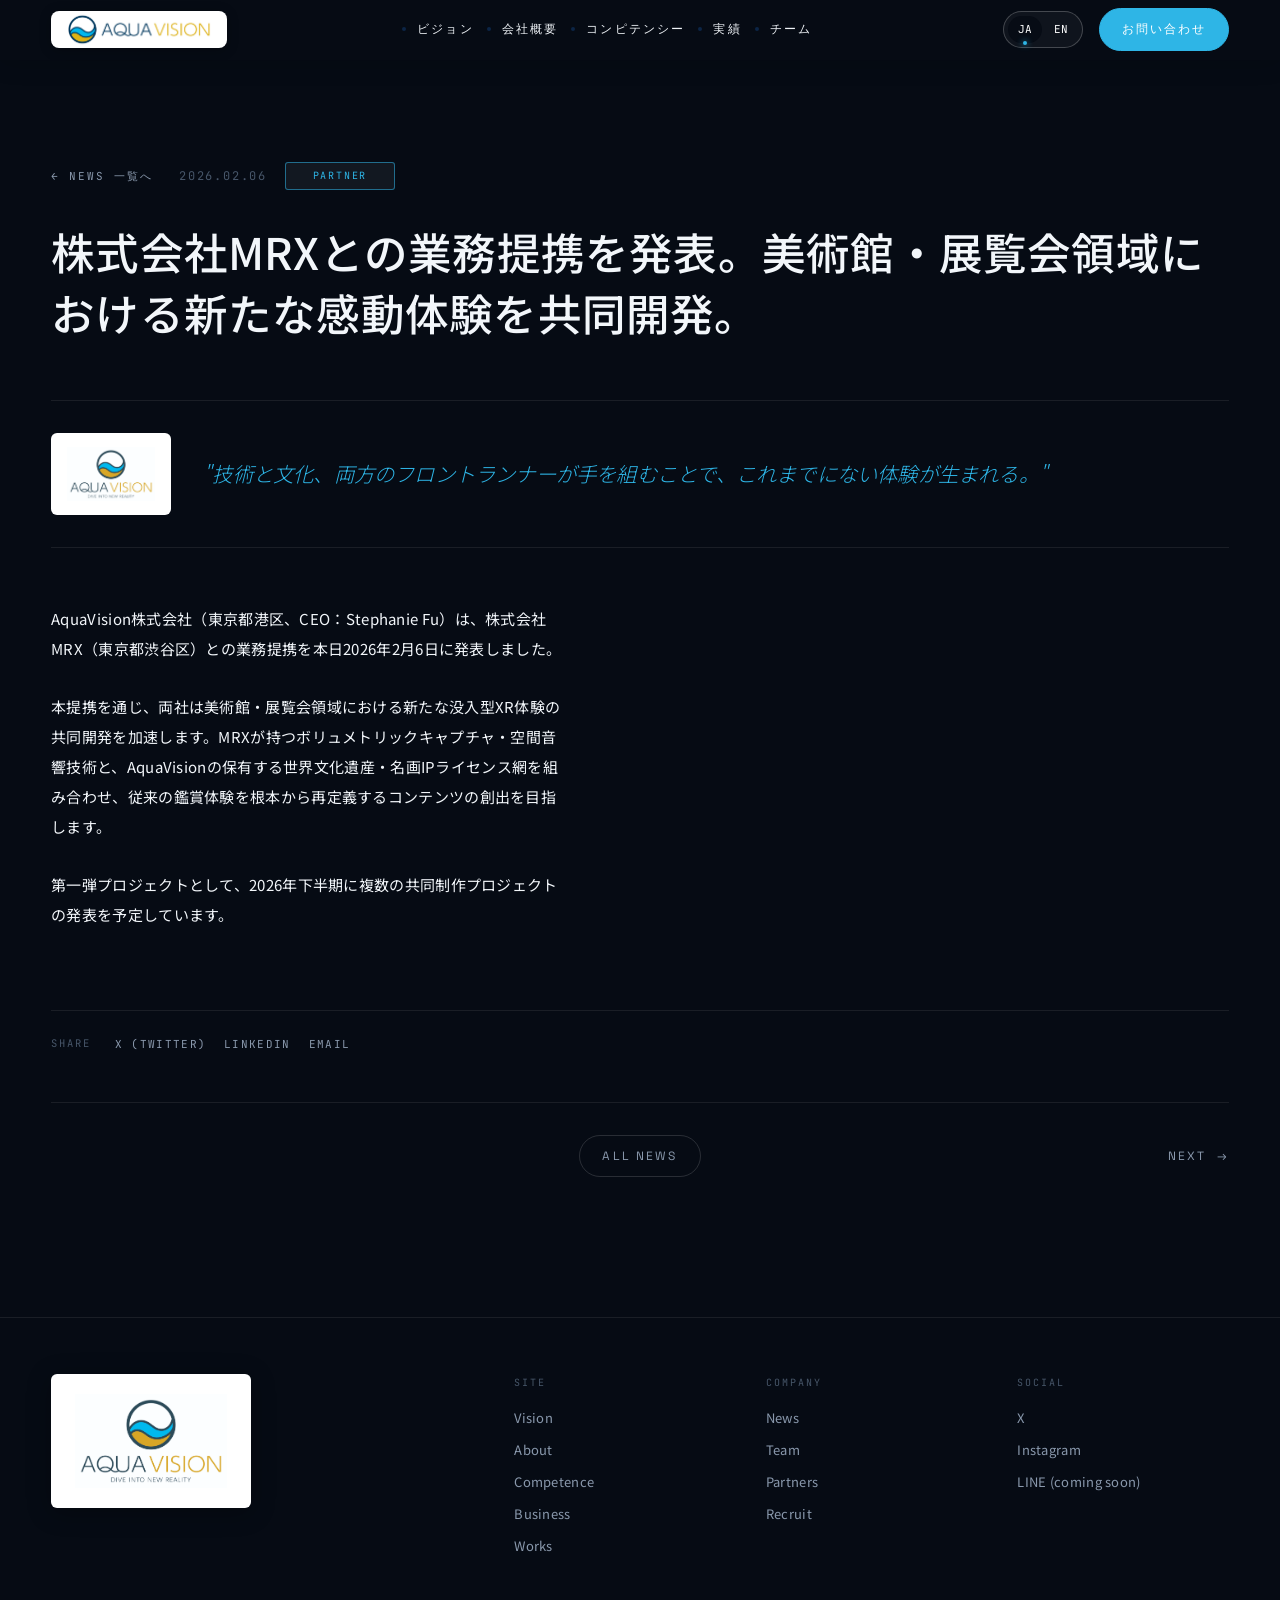
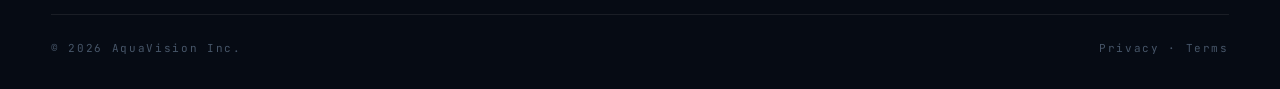
<file: news/01.html>
<!doctype html>
<html lang="ja">
<head>
<meta charset="utf-8" />
<meta name="viewport" content="width=device-width, initial-scale=1" />
<title>News — AquaVision Inc. — Dive Into New Reality</title>
<link rel="preconnect" href="https://fonts.googleapis.com">
<link rel="preconnect" href="https://fonts.gstatic.com" crossorigin>
<link rel="stylesheet" href="https://fonts.googleapis.com/css2?family=Space+Grotesk:wght@300;400;500;600;700&family=Noto+Sans+JP:wght@300;400;500;600;700&family=JetBrains+Mono:wght@400;500&display=swap">
<link rel="stylesheet" href="../styles.css">
<link rel="stylesheet" href="../subpage.css">
</head>
<body>

<!-- NAV -->
<nav class="nav scrolled" style="border-color: rgb(6, 11, 20); background-color: rgb(6, 11, 20); height: 60px;">
  <a href="../index.html#vision" class="brand nav-brand-logo" style="line-height: 37; height: 37px;">
    <img src="../assets/aquavision_logo_RGB_02_A.jpg" alt="AquaVision" style="width: auto; height: 35px;"/>
  </a>
  <ul class="nav-menu">
    <li><a href="../index.html#vision" style="color: rgb(239, 243, 247);">ビジョン</a></li>
    <li><a href="../index.html#about" style="color: rgb(239, 243, 247);">会社概要</a></li>
    <li><a href="../index.html#services" style="color: rgb(239, 243, 247);">コンピテンシー</a></li>
    <li><a href="../index.html#works" style="color: rgb(239, 243, 247);">実績</a></li>
    <li><a href="../index.html#team" style="color: rgb(239, 243, 247);">チーム</a></li>
  </ul>
  <div class="nav-right">
    <div class="lang-toggle nav-lang-desktop" role="group" aria-label="Language">
      <button class="active" style="background-color: rgb(7, 12, 21);">JA</button>
      <button style="color: rgb(255, 255, 255);">EN</button>
    </div>
    <button type="button" class="cta-pill primary nav-cta-desktop" onclick="openContactPopup()">お問い合わせ</button>
    <button class="hamburger" id="hamburger" aria-label="メニュー" aria-expanded="false">
      <span></span><span></span><span></span>
    </button>
  </div>
</nav>
<div class="mobile-menu-overlay" id="menuOverlay" style="display:none;"></div>
<div class="mobile-menu" id="mobileMenu" aria-hidden="true">
  <ul class="mobile-menu-list">
    <li><a href="../index.html#vision">ビジョン</a></li>
    <li><a href="../index.html#about">会社概要</a></li>
    <li><a href="../index.html#services">コンピテンシー</a></li>
    <li><a href="../index.html#works">実績</a></li>
    <li><a href="../index.html#team">チーム</a></li>
  </ul>
  <div class="mobile-menu-bottom">
    <div class="lang-toggle" role="group" aria-label="Language">
      <button class="active">JA</button>
      <button>EN</button>
    </div>
    <button type="button" class="cta-pill primary" onclick="openContactPopup()">お問い合わせ</button>
  </div>
</div>
<script>
(function(){
  var btn=document.getElementById('hamburger'),menu=document.getElementById('mobileMenu'),overlay=document.getElementById('menuOverlay');
  function openMenu(){btn.classList.add('open');menu.classList.add('open');overlay.style.display='block';document.body.style.overflow='hidden';btn.setAttribute('aria-expanded','true');menu.setAttribute('aria-hidden','false');}
  function closeMenu(){btn.classList.remove('open');menu.classList.remove('open');overlay.style.display='none';document.body.style.overflow='';btn.setAttribute('aria-expanded','false');menu.setAttribute('aria-hidden','true');}
  btn.addEventListener('click',function(){btn.classList.contains('open')?closeMenu():openMenu();});
  overlay.addEventListener('click',closeMenu);
  menu.querySelectorAll('a').forEach(function(a){a.addEventListener('click',closeMenu);});
})();
</script>



<article class="news-article">
  <div class="container">
    <div class="news-article-meta">
      <a href="../news.html" class="news-back" data-ja="← News 一覧へ" data-en="← Back to News">← News 一覧へ</a>
      <span class="news-date" style="font-family:var(--font-mono); font-size:12px; letter-spacing:.15em; color:var(--fg-mute);">2026.02.06</span>
      <span class="news-cat partner">PARTNER</span>
    </div>

    <h1 class="news-article-title">株式会社MRXとの業務提携を発表。美術館・展覧会領域における新たな感動体験を共同開発。</h1>

    <div class="news-article-hero">
      <div class="news-article-hero-mark">
        <img src="../assets/logo-vertical-cmyk.jpg" alt="AquaVision" />
      </div>
      <div class="news-article-quote">"技術と文化、両方のフロントランナーが手を組むことで、これまでにない体験が生まれる。"</div>
    </div>

    <div class="news-article-body">
      <p>AquaVision株式会社（東京都港区、CEO：Stephanie Fu）は、株式会社MRX（東京都渋谷区）との業務提携を本日2026年2月6日に発表しました。</p>
      <p>本提携を通じ、両社は美術館・展覧会領域における新たな没入型XR体験の共同開発を加速します。MRXが持つボリュメトリックキャプチャ・空間音響技術と、AquaVisionの保有する世界文化遺産・名画IPライセンス網を組み合わせ、従来の鑑賞体験を根本から再定義するコンテンツの創出を目指します。</p>
      <p>第一弾プロジェクトとして、2026年下半期に複数の共同制作プロジェクトの発表を予定しています。</p>
    </div>

    <div class="news-article-share">
      <div class="news-share-label">Share</div>
      <div class="news-share-links">
        <a href="#" target="_blank" rel="noopener noreferrer">X (Twitter)</a>
        <a href="#" target="_blank" rel="noopener noreferrer">LinkedIn</a>
        <a href="mailto:?subject=%E6%A0%AA%E5%BC%8F%E4%BC%9A%E7%A4%BEMRX%E3%81%A8%E3%81%AE%E6%A5%AD%E5%8B%99%E6%8F%90%E6%90%BA%E3%82%92%E7%99%BA%E8%A1%A8%E3%80%82%E7%BE%8E%E8%A1%93%E9%A4%A8%E3%83%BB%E5%B1%95%E8%A6%A7%E4%BC%9A%E9%A0%98%E5%9F%9F%E3%81%AB%E3%81%8A%E3%81%91%E3%82%8B%E6%96%B0%E3%81%9F%E3%81%AA%E6%84%9F%E5%8B%95%E4%BD%93%E9%A8%93%E3%82%92%E5%85%B1%E5%90%8C%E9%96%8B%E7%99%BA%E3%80%82">Email</a>
      </div>
    </div>

    <nav class="news-article-nav">
      <div></div>
      <a href="../news.html" class="news-nav-link all">All News</a>
      <a href="02.html" class="news-nav-link next">
        <span>Next</span>
        <span class="news-nav-arrow">→</span>
      </a>
    </nav>
  </div>
</article>

<!-- FOOTER -->
<footer class="footer">
  <div class="footer-brand">
    <div class="footer-logo-card">
      <img src="../assets/logo-vertical-cmyk.jpg" alt="AquaVision — Dive Into New Reality" />
    </div>
  </div>
  <div class="footer-col">
    <h5>Site</h5>
    <ul>
      <li><a href="../index.html#vision">Vision</a></li>
      <li><a href="../index.html#about">About</a></li>
      <li><a href="../index.html#services">Competence</a></li>
      <li><a href="../index.html#business">Business</a></li>
      <li><a href="../index.html#works">Works</a></li>
    </ul>
  </div>
  <div class="footer-col">
    <h5>Company</h5>
    <ul>
      <li><a href="../news.html">News</a></li>
      <li><a href="../index.html#team">Team</a></li>
      <li><a href="../index.html#partners">Partners</a></li>
      <li><a href="../recruit.html">Recruit</a></li>
    </ul>
  </div>
  <div class="footer-col">
    <h5>Social</h5>
    <ul>
      <li><a href="https://x.com/AquaVisionVR" target="_blank" rel="noopener noreferrer">X</a></li>
      <li><a href="https://www.instagram.com/artmasters.jp/" target="_blank" rel="noopener noreferrer">Instagram</a></li>
      <li><a href="#">LINE  (coming soon)</a></li>
    </ul>
  </div>
  <div class="footer-bottom">
    <span>© 2026 AquaVision Inc.</span>
    <a href="#">Privacy · Terms</a>
  </div>
</footer>



<script>
(function(){
  var JA = ['ビジョン','会社概要','コンピテンシー','実績','チーム'];
  var EN = ['Vision','About','Competence','Works','Team'];
  function applyLang(lang){
    var items = document.querySelectorAll('.nav-menu li a');
    var texts = lang === 'en' ? EN : JA;
    items.forEach(function(a,i){ if(texts[i]) a.textContent = texts[i]; });
    var mItems = document.querySelectorAll('.mobile-menu-list li a');
    mItems.forEach(function(a,i){ if(texts[i]) a.textContent = texts[i]; });
    var ctas = document.querySelectorAll('.nav-cta-desktop, .mobile-menu-bottom .cta-pill');
    ctas.forEach(function(el){ el.textContent = lang === 'en' ? 'Contact' : 'お問い合わせ'; });
    document.querySelectorAll('[data-ja]').forEach(function(el){
      var txt = lang === 'en' ? el.getAttribute('data-en') : el.getAttribute('data-ja');
      if(txt !== null) el.innerHTML = txt;
    });
    document.querySelectorAll('.lang-toggle button').forEach(function(btn){
      btn.classList.toggle('active', btn.textContent.trim().toLowerCase() === lang);
    });
    localStorage.setItem('aq_lang', lang);
  }
  document.querySelectorAll('.lang-toggle button').forEach(function(btn){
    btn.addEventListener('click', function(){ applyLang(btn.textContent.trim().toLowerCase()); });
  });
  var saved = localStorage.getItem('aq_lang');
  if(saved) applyLang(saved);
})();
</script>
<script src="../contact-popup.js"></script>
</body>
</html>
</file>
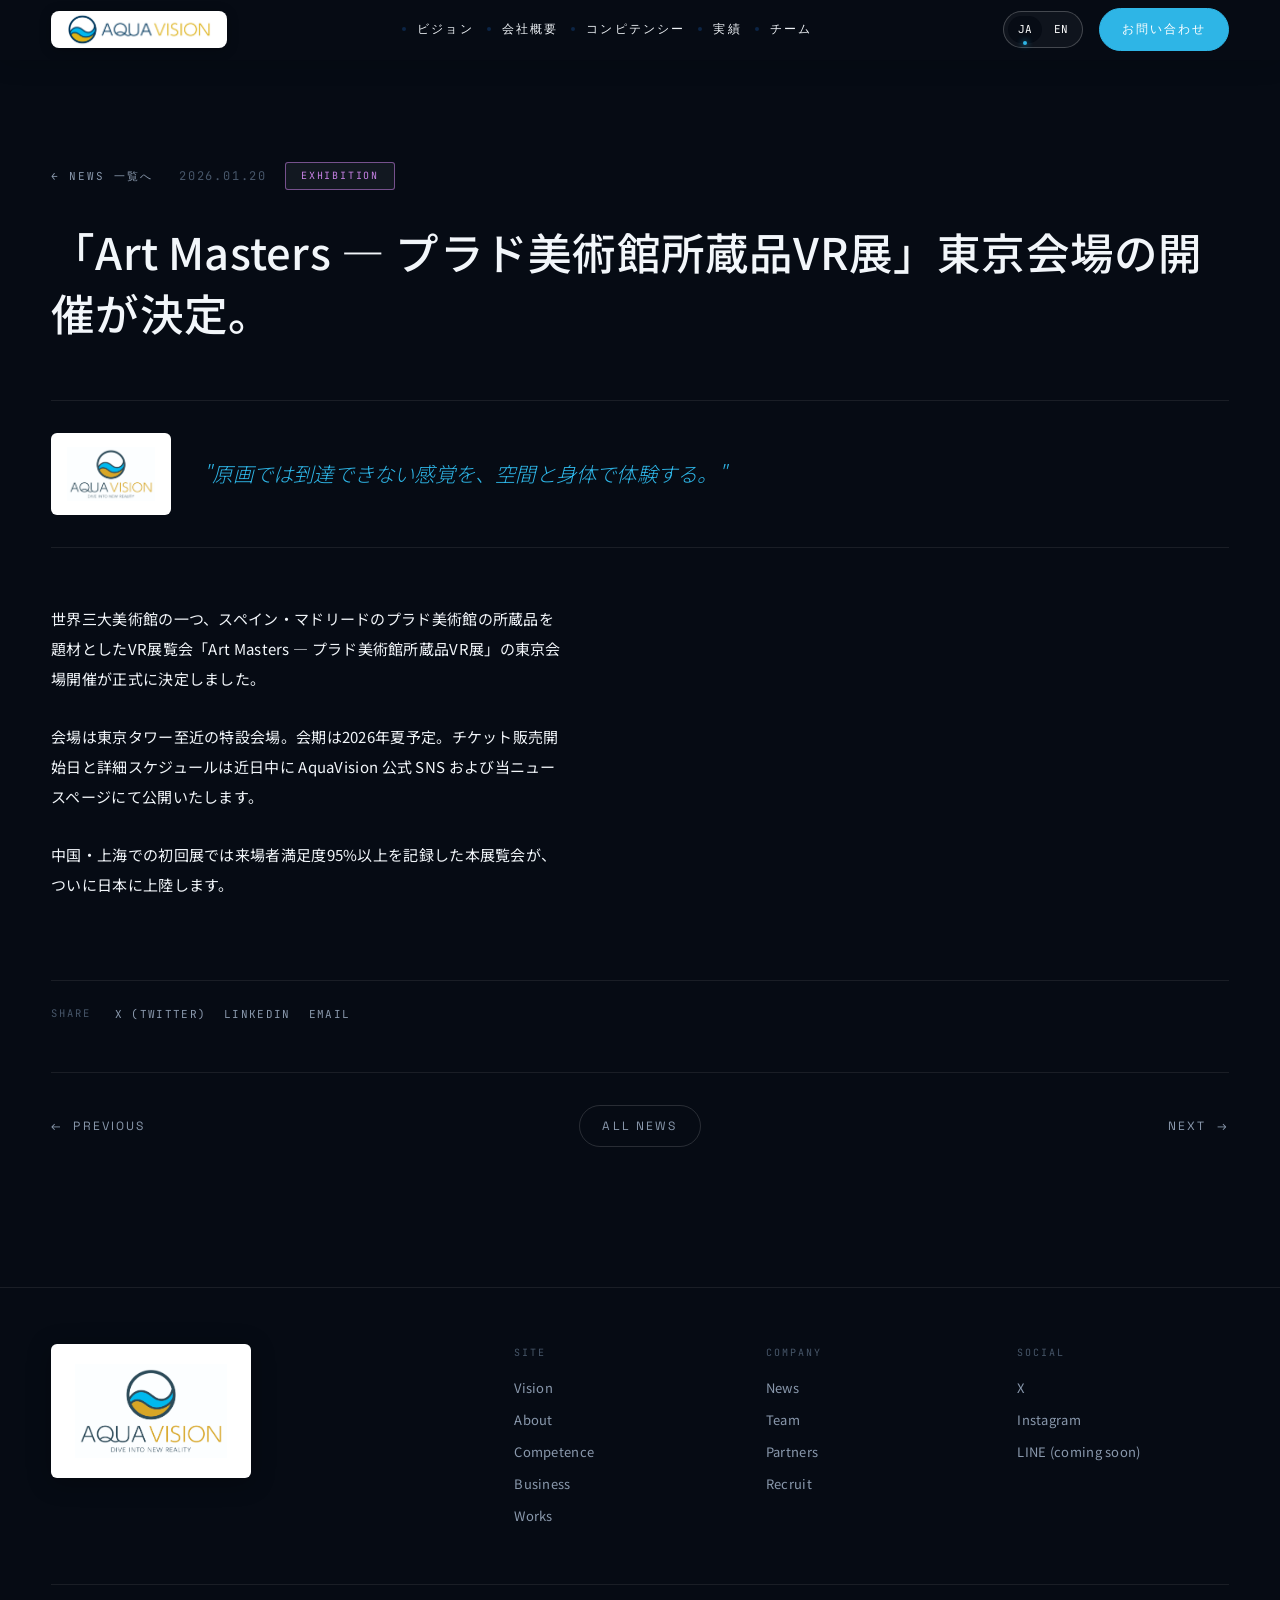
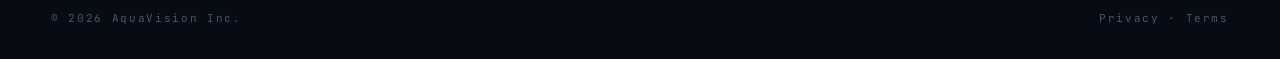
<file: news/02.html>
<!doctype html>
<html lang="ja">
<head>
<meta charset="utf-8" />
<meta name="viewport" content="width=device-width, initial-scale=1" />
<title>News — AquaVision Inc. — Dive Into New Reality</title>
<link rel="preconnect" href="https://fonts.googleapis.com">
<link rel="preconnect" href="https://fonts.gstatic.com" crossorigin>
<link rel="stylesheet" href="https://fonts.googleapis.com/css2?family=Space+Grotesk:wght@300;400;500;600;700&family=Noto+Sans+JP:wght@300;400;500;600;700&family=JetBrains+Mono:wght@400;500&display=swap">
<link rel="stylesheet" href="../styles.css">
<link rel="stylesheet" href="../subpage.css">
</head>
<body>

<!-- NAV -->
<nav class="nav scrolled" style="border-color: rgb(6, 11, 20); background-color: rgb(6, 11, 20); height: 60px;">
  <a href="../index.html#vision" class="brand nav-brand-logo" style="line-height: 37; height: 37px;">
    <img src="../assets/aquavision_logo_RGB_02_A.jpg" alt="AquaVision" style="width: auto; height: 35px;"/>
  </a>
  <ul class="nav-menu">
    <li><a href="../index.html#vision" style="color: rgb(239, 243, 247);">ビジョン</a></li>
    <li><a href="../index.html#about" style="color: rgb(239, 243, 247);">会社概要</a></li>
    <li><a href="../index.html#services" style="color: rgb(239, 243, 247);">コンピテンシー</a></li>
    <li><a href="../index.html#works" style="color: rgb(239, 243, 247);">実績</a></li>
    <li><a href="../index.html#team" style="color: rgb(239, 243, 247);">チーム</a></li>
  </ul>
  <div class="nav-right">
    <div class="lang-toggle nav-lang-desktop" role="group" aria-label="Language">
      <button class="active" style="background-color: rgb(7, 12, 21);">JA</button>
      <button style="color: rgb(255, 255, 255);">EN</button>
    </div>
    <button type="button" class="cta-pill primary nav-cta-desktop" onclick="openContactPopup()">お問い合わせ</button>
    <button class="hamburger" id="hamburger" aria-label="メニュー" aria-expanded="false">
      <span></span><span></span><span></span>
    </button>
  </div>
</nav>
<div class="mobile-menu-overlay" id="menuOverlay" style="display:none;"></div>
<div class="mobile-menu" id="mobileMenu" aria-hidden="true">
  <ul class="mobile-menu-list">
    <li><a href="../index.html#vision">ビジョン</a></li>
    <li><a href="../index.html#about">会社概要</a></li>
    <li><a href="../index.html#services">コンピテンシー</a></li>
    <li><a href="../index.html#works">実績</a></li>
    <li><a href="../index.html#team">チーム</a></li>
  </ul>
  <div class="mobile-menu-bottom">
    <div class="lang-toggle" role="group" aria-label="Language">
      <button class="active">JA</button>
      <button>EN</button>
    </div>
    <button type="button" class="cta-pill primary" onclick="openContactPopup()">お問い合わせ</button>
  </div>
</div>
<script>
(function(){
  var btn=document.getElementById('hamburger'),menu=document.getElementById('mobileMenu'),overlay=document.getElementById('menuOverlay');
  function openMenu(){btn.classList.add('open');menu.classList.add('open');overlay.style.display='block';document.body.style.overflow='hidden';btn.setAttribute('aria-expanded','true');menu.setAttribute('aria-hidden','false');}
  function closeMenu(){btn.classList.remove('open');menu.classList.remove('open');overlay.style.display='none';document.body.style.overflow='';btn.setAttribute('aria-expanded','false');menu.setAttribute('aria-hidden','true');}
  btn.addEventListener('click',function(){btn.classList.contains('open')?closeMenu():openMenu();});
  overlay.addEventListener('click',closeMenu);
  menu.querySelectorAll('a').forEach(function(a){a.addEventListener('click',closeMenu);});
})();
</script>



<article class="news-article">
  <div class="container">
    <div class="news-article-meta">
      <a href="../news.html" class="news-back" data-ja="← News 一覧へ" data-en="← Back to News">← News 一覧へ</a>
      <span class="news-date" style="font-family:var(--font-mono); font-size:12px; letter-spacing:.15em; color:var(--fg-mute);">2026.01.20</span>
      <span class="news-cat exhibition">EXHIBITION</span>
    </div>

    <h1 class="news-article-title">「Art Masters — プラド美術館所蔵品VR展」東京会場の開催が決定。</h1>

    <div class="news-article-hero">
      <div class="news-article-hero-mark">
        <img src="../assets/logo-vertical-cmyk.jpg" alt="AquaVision" />
      </div>
      <div class="news-article-quote">"原画では到達できない感覚を、空間と身体で体験する。"</div>
    </div>

    <div class="news-article-body">
      <p>世界三大美術館の一つ、スペイン・マドリードのプラド美術館の所蔵品を題材としたVR展覧会「Art Masters — プラド美術館所蔵品VR展」の東京会場開催が正式に決定しました。</p>
      <p>会場は東京タワー至近の特設会場。会期は2026年夏予定。チケット販売開始日と詳細スケジュールは近日中に AquaVision 公式 SNS および当ニュースページにて公開いたします。</p>
      <p>中国・上海での初回展では来場者満足度95%以上を記録した本展覧会が、ついに日本に上陸します。</p>
    </div>

    <div class="news-article-share">
      <div class="news-share-label">Share</div>
      <div class="news-share-links">
        <a href="#" target="_blank" rel="noopener noreferrer">X (Twitter)</a>
        <a href="#" target="_blank" rel="noopener noreferrer">LinkedIn</a>
        <a href="mailto:?subject=%E3%80%8CArt%20Masters%20%E2%80%94%20%E3%83%97%E3%83%A9%E3%83%89%E7%BE%8E%E8%A1%93%E9%A4%A8%E6%89%80%E8%94%B5%E5%93%81VR%E5%B1%95%E3%80%8D%E6%9D%B1%E4%BA%AC%E4%BC%9A%E5%A0%B4%E3%81%AE%E9%96%8B%E5%82%AC%E3%81%8C%E6%B1%BA%E5%AE%9A%E3%80%82">Email</a>
      </div>
    </div>

    <nav class="news-article-nav">
      <a href="01.html" class="news-nav-link prev">
        <span class="news-nav-arrow">←</span>
        <span>Previous</span>
      </a>
      <a href="../news.html" class="news-nav-link all">All News</a>
      <a href="03.html" class="news-nav-link next">
        <span>Next</span>
        <span class="news-nav-arrow">→</span>
      </a>
    </nav>
  </div>
</article>

<!-- FOOTER -->
<footer class="footer">
  <div class="footer-brand">
    <div class="footer-logo-card">
      <img src="../assets/logo-vertical-cmyk.jpg" alt="AquaVision — Dive Into New Reality" />
    </div>
  </div>
  <div class="footer-col">
    <h5>Site</h5>
    <ul>
      <li><a href="../index.html#vision">Vision</a></li>
      <li><a href="../index.html#about">About</a></li>
      <li><a href="../index.html#services">Competence</a></li>
      <li><a href="../index.html#business">Business</a></li>
      <li><a href="../index.html#works">Works</a></li>
    </ul>
  </div>
  <div class="footer-col">
    <h5>Company</h5>
    <ul>
      <li><a href="../news.html">News</a></li>
      <li><a href="../index.html#team">Team</a></li>
      <li><a href="../index.html#partners">Partners</a></li>
      <li><a href="../recruit.html">Recruit</a></li>
    </ul>
  </div>
  <div class="footer-col">
    <h5>Social</h5>
    <ul>
      <li><a href="https://x.com/AquaVisionVR" target="_blank" rel="noopener noreferrer">X</a></li>
      <li><a href="https://www.instagram.com/artmasters.jp/" target="_blank" rel="noopener noreferrer">Instagram</a></li>
      <li><a href="#">LINE  (coming soon)</a></li>
    </ul>
  </div>
  <div class="footer-bottom">
    <span>© 2026 AquaVision Inc.</span>
    <a href="#">Privacy · Terms</a>
  </div>
</footer>



<script>
(function(){
  var JA = ['ビジョン','会社概要','コンピテンシー','実績','チーム'];
  var EN = ['Vision','About','Competence','Works','Team'];
  function applyLang(lang){
    var items = document.querySelectorAll('.nav-menu li a');
    var texts = lang === 'en' ? EN : JA;
    items.forEach(function(a,i){ if(texts[i]) a.textContent = texts[i]; });
    var mItems = document.querySelectorAll('.mobile-menu-list li a');
    mItems.forEach(function(a,i){ if(texts[i]) a.textContent = texts[i]; });
    var ctas = document.querySelectorAll('.nav-cta-desktop, .mobile-menu-bottom .cta-pill');
    ctas.forEach(function(el){ el.textContent = lang === 'en' ? 'Contact' : 'お問い合わせ'; });
    document.querySelectorAll('[data-ja]').forEach(function(el){
      var txt = lang === 'en' ? el.getAttribute('data-en') : el.getAttribute('data-ja');
      if(txt !== null) el.innerHTML = txt;
    });
    document.querySelectorAll('.lang-toggle button').forEach(function(btn){
      btn.classList.toggle('active', btn.textContent.trim().toLowerCase() === lang);
    });
    localStorage.setItem('aq_lang', lang);
  }
  document.querySelectorAll('.lang-toggle button').forEach(function(btn){
    btn.addEventListener('click', function(){ applyLang(btn.textContent.trim().toLowerCase()); });
  });
  var saved = localStorage.getItem('aq_lang');
  if(saved) applyLang(saved);
})();
</script>
<script src="../contact-popup.js"></script>
</body>
</html>
</file>
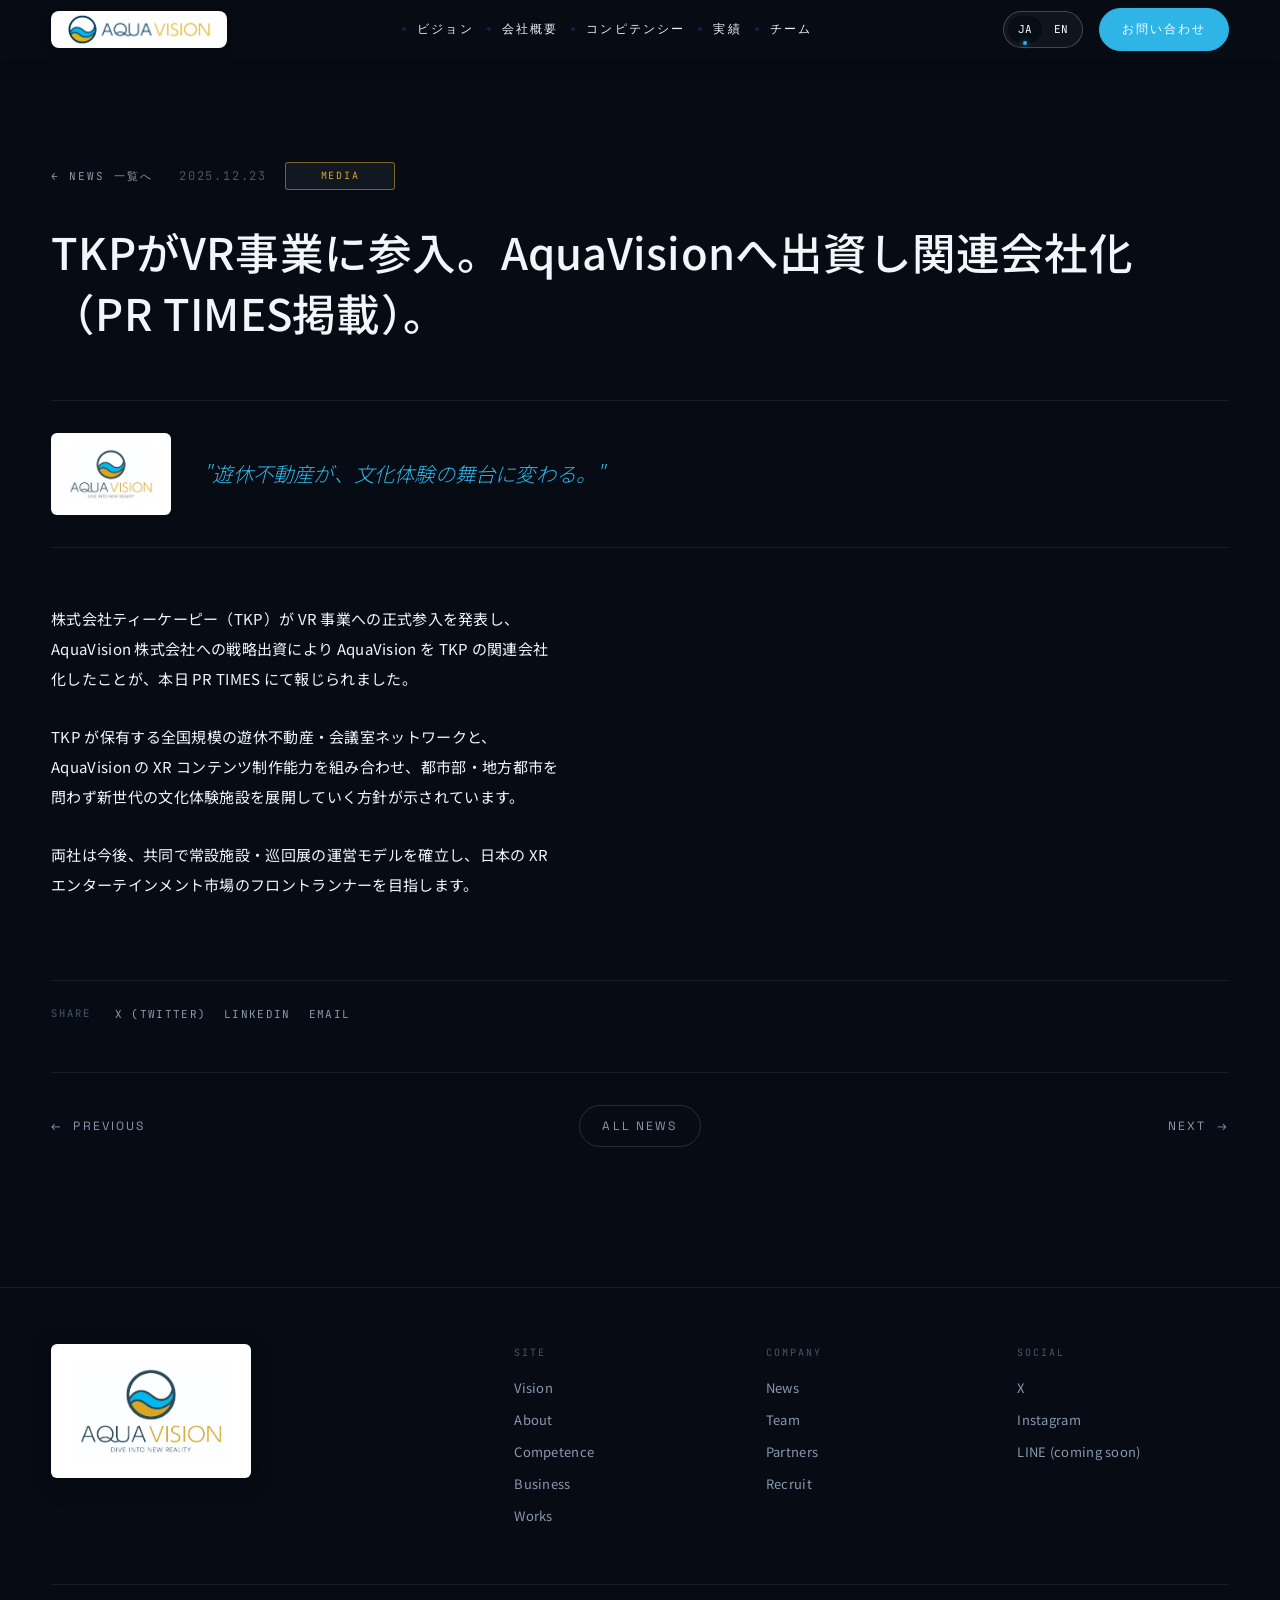
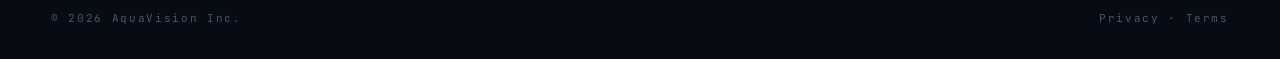
<file: news/03.html>
<!doctype html>
<html lang="ja">
<head>
<meta charset="utf-8" />
<meta name="viewport" content="width=device-width, initial-scale=1" />
<title>News — AquaVision Inc. — Dive Into New Reality</title>
<link rel="preconnect" href="https://fonts.googleapis.com">
<link rel="preconnect" href="https://fonts.gstatic.com" crossorigin>
<link rel="stylesheet" href="https://fonts.googleapis.com/css2?family=Space+Grotesk:wght@300;400;500;600;700&family=Noto+Sans+JP:wght@300;400;500;600;700&family=JetBrains+Mono:wght@400;500&display=swap">
<link rel="stylesheet" href="../styles.css">
<link rel="stylesheet" href="../subpage.css">
</head>
<body>

<!-- NAV -->
<nav class="nav scrolled" style="border-color: rgb(6, 11, 20); background-color: rgb(6, 11, 20); height: 60px;">
  <a href="../index.html#vision" class="brand nav-brand-logo" style="line-height: 37; height: 37px;">
    <img src="../assets/aquavision_logo_RGB_02_A.jpg" alt="AquaVision" style="width: auto; height: 35px;"/>
  </a>
  <ul class="nav-menu">
    <li><a href="../index.html#vision" style="color: rgb(239, 243, 247);">ビジョン</a></li>
    <li><a href="../index.html#about" style="color: rgb(239, 243, 247);">会社概要</a></li>
    <li><a href="../index.html#services" style="color: rgb(239, 243, 247);">コンピテンシー</a></li>
    <li><a href="../index.html#works" style="color: rgb(239, 243, 247);">実績</a></li>
    <li><a href="../index.html#team" style="color: rgb(239, 243, 247);">チーム</a></li>
  </ul>
  <div class="nav-right">
    <div class="lang-toggle nav-lang-desktop" role="group" aria-label="Language">
      <button class="active" style="background-color: rgb(7, 12, 21);">JA</button>
      <button style="color: rgb(255, 255, 255);">EN</button>
    </div>
    <button type="button" class="cta-pill primary nav-cta-desktop" onclick="openContactPopup()">お問い合わせ</button>
    <button class="hamburger" id="hamburger" aria-label="メニュー" aria-expanded="false">
      <span></span><span></span><span></span>
    </button>
  </div>
</nav>
<div class="mobile-menu-overlay" id="menuOverlay" style="display:none;"></div>
<div class="mobile-menu" id="mobileMenu" aria-hidden="true">
  <ul class="mobile-menu-list">
    <li><a href="../index.html#vision">ビジョン</a></li>
    <li><a href="../index.html#about">会社概要</a></li>
    <li><a href="../index.html#services">コンピテンシー</a></li>
    <li><a href="../index.html#works">実績</a></li>
    <li><a href="../index.html#team">チーム</a></li>
  </ul>
  <div class="mobile-menu-bottom">
    <div class="lang-toggle" role="group" aria-label="Language">
      <button class="active">JA</button>
      <button>EN</button>
    </div>
    <button type="button" class="cta-pill primary" onclick="openContactPopup()">お問い合わせ</button>
  </div>
</div>
<script>
(function(){
  var btn=document.getElementById('hamburger'),menu=document.getElementById('mobileMenu'),overlay=document.getElementById('menuOverlay');
  function openMenu(){btn.classList.add('open');menu.classList.add('open');overlay.style.display='block';document.body.style.overflow='hidden';btn.setAttribute('aria-expanded','true');menu.setAttribute('aria-hidden','false');}
  function closeMenu(){btn.classList.remove('open');menu.classList.remove('open');overlay.style.display='none';document.body.style.overflow='';btn.setAttribute('aria-expanded','false');menu.setAttribute('aria-hidden','true');}
  btn.addEventListener('click',function(){btn.classList.contains('open')?closeMenu():openMenu();});
  overlay.addEventListener('click',closeMenu);
  menu.querySelectorAll('a').forEach(function(a){a.addEventListener('click',closeMenu);});
})();
</script>



<article class="news-article">
  <div class="container">
    <div class="news-article-meta">
      <a href="../news.html" class="news-back" data-ja="← News 一覧へ" data-en="← Back to News">← News 一覧へ</a>
      <span class="news-date" style="font-family:var(--font-mono); font-size:12px; letter-spacing:.15em; color:var(--fg-mute);">2025.12.23</span>
      <span class="news-cat media">MEDIA</span>
    </div>

    <h1 class="news-article-title">TKPがVR事業に参入。AquaVisionへ出資し関連会社化（PR TIMES掲載）。</h1>

    <div class="news-article-hero">
      <div class="news-article-hero-mark">
        <img src="../assets/logo-vertical-cmyk.jpg" alt="AquaVision" />
      </div>
      <div class="news-article-quote">"遊休不動産が、文化体験の舞台に変わる。"</div>
    </div>

    <div class="news-article-body">
      <p>株式会社ティーケーピー（TKP）が VR 事業への正式参入を発表し、AquaVision 株式会社への戦略出資により AquaVision を TKP の関連会社化したことが、本日 PR TIMES にて報じられました。</p>
      <p>TKP が保有する全国規模の遊休不動産・会議室ネットワークと、AquaVision の XR コンテンツ制作能力を組み合わせ、都市部・地方都市を問わず新世代の文化体験施設を展開していく方針が示されています。</p>
      <p>両社は今後、共同で常設施設・巡回展の運営モデルを確立し、日本の XR エンターテインメント市場のフロントランナーを目指します。</p>
    </div>

    <div class="news-article-share">
      <div class="news-share-label">Share</div>
      <div class="news-share-links">
        <a href="#" target="_blank" rel="noopener noreferrer">X (Twitter)</a>
        <a href="#" target="_blank" rel="noopener noreferrer">LinkedIn</a>
        <a href="mailto:?subject=TKP%E3%81%8CVR%E4%BA%8B%E6%A5%AD%E3%81%AB%E5%8F%82%E5%85%A5%E3%80%82AquaVision%E3%81%B8%E5%87%BA%E8%B3%87%E3%81%97%E9%96%A2%E9%80%A3%E4%BC%9A%E7%A4%BE%E5%8C%96%EF%BC%88PR%20TIMES%E6%8E%B2%E8%BC%89%EF%BC%89%E3%80%82">Email</a>
      </div>
    </div>

    <nav class="news-article-nav">
      <a href="02.html" class="news-nav-link prev">
        <span class="news-nav-arrow">←</span>
        <span>Previous</span>
      </a>
      <a href="../news.html" class="news-nav-link all">All News</a>
      <a href="04.html" class="news-nav-link next">
        <span>Next</span>
        <span class="news-nav-arrow">→</span>
      </a>
    </nav>
  </div>
</article>

<!-- FOOTER -->
<footer class="footer">
  <div class="footer-brand">
    <div class="footer-logo-card">
      <img src="../assets/logo-vertical-cmyk.jpg" alt="AquaVision — Dive Into New Reality" />
    </div>
  </div>
  <div class="footer-col">
    <h5>Site</h5>
    <ul>
      <li><a href="../index.html#vision">Vision</a></li>
      <li><a href="../index.html#about">About</a></li>
      <li><a href="../index.html#services">Competence</a></li>
      <li><a href="../index.html#business">Business</a></li>
      <li><a href="../index.html#works">Works</a></li>
    </ul>
  </div>
  <div class="footer-col">
    <h5>Company</h5>
    <ul>
      <li><a href="../news.html">News</a></li>
      <li><a href="../index.html#team">Team</a></li>
      <li><a href="../index.html#partners">Partners</a></li>
      <li><a href="../recruit.html">Recruit</a></li>
    </ul>
  </div>
  <div class="footer-col">
    <h5>Social</h5>
    <ul>
      <li><a href="https://x.com/AquaVisionVR" target="_blank" rel="noopener noreferrer">X</a></li>
      <li><a href="https://www.instagram.com/artmasters.jp/" target="_blank" rel="noopener noreferrer">Instagram</a></li>
      <li><a href="#">LINE  (coming soon)</a></li>
    </ul>
  </div>
  <div class="footer-bottom">
    <span>© 2026 AquaVision Inc.</span>
    <a href="#">Privacy · Terms</a>
  </div>
</footer>



<script>
(function(){
  var JA = ['ビジョン','会社概要','コンピテンシー','実績','チーム'];
  var EN = ['Vision','About','Competence','Works','Team'];
  function applyLang(lang){
    var items = document.querySelectorAll('.nav-menu li a');
    var texts = lang === 'en' ? EN : JA;
    items.forEach(function(a,i){ if(texts[i]) a.textContent = texts[i]; });
    var mItems = document.querySelectorAll('.mobile-menu-list li a');
    mItems.forEach(function(a,i){ if(texts[i]) a.textContent = texts[i]; });
    var ctas = document.querySelectorAll('.nav-cta-desktop, .mobile-menu-bottom .cta-pill');
    ctas.forEach(function(el){ el.textContent = lang === 'en' ? 'Contact' : 'お問い合わせ'; });
    document.querySelectorAll('[data-ja]').forEach(function(el){
      var txt = lang === 'en' ? el.getAttribute('data-en') : el.getAttribute('data-ja');
      if(txt !== null) el.innerHTML = txt;
    });
    document.querySelectorAll('.lang-toggle button').forEach(function(btn){
      btn.classList.toggle('active', btn.textContent.trim().toLowerCase() === lang);
    });
    localStorage.setItem('aq_lang', lang);
  }
  document.querySelectorAll('.lang-toggle button').forEach(function(btn){
    btn.addEventListener('click', function(){ applyLang(btn.textContent.trim().toLowerCase()); });
  });
  var saved = localStorage.getItem('aq_lang');
  if(saved) applyLang(saved);
})();
</script>
<script src="../contact-popup.js"></script>
</body>
</html>
</file>
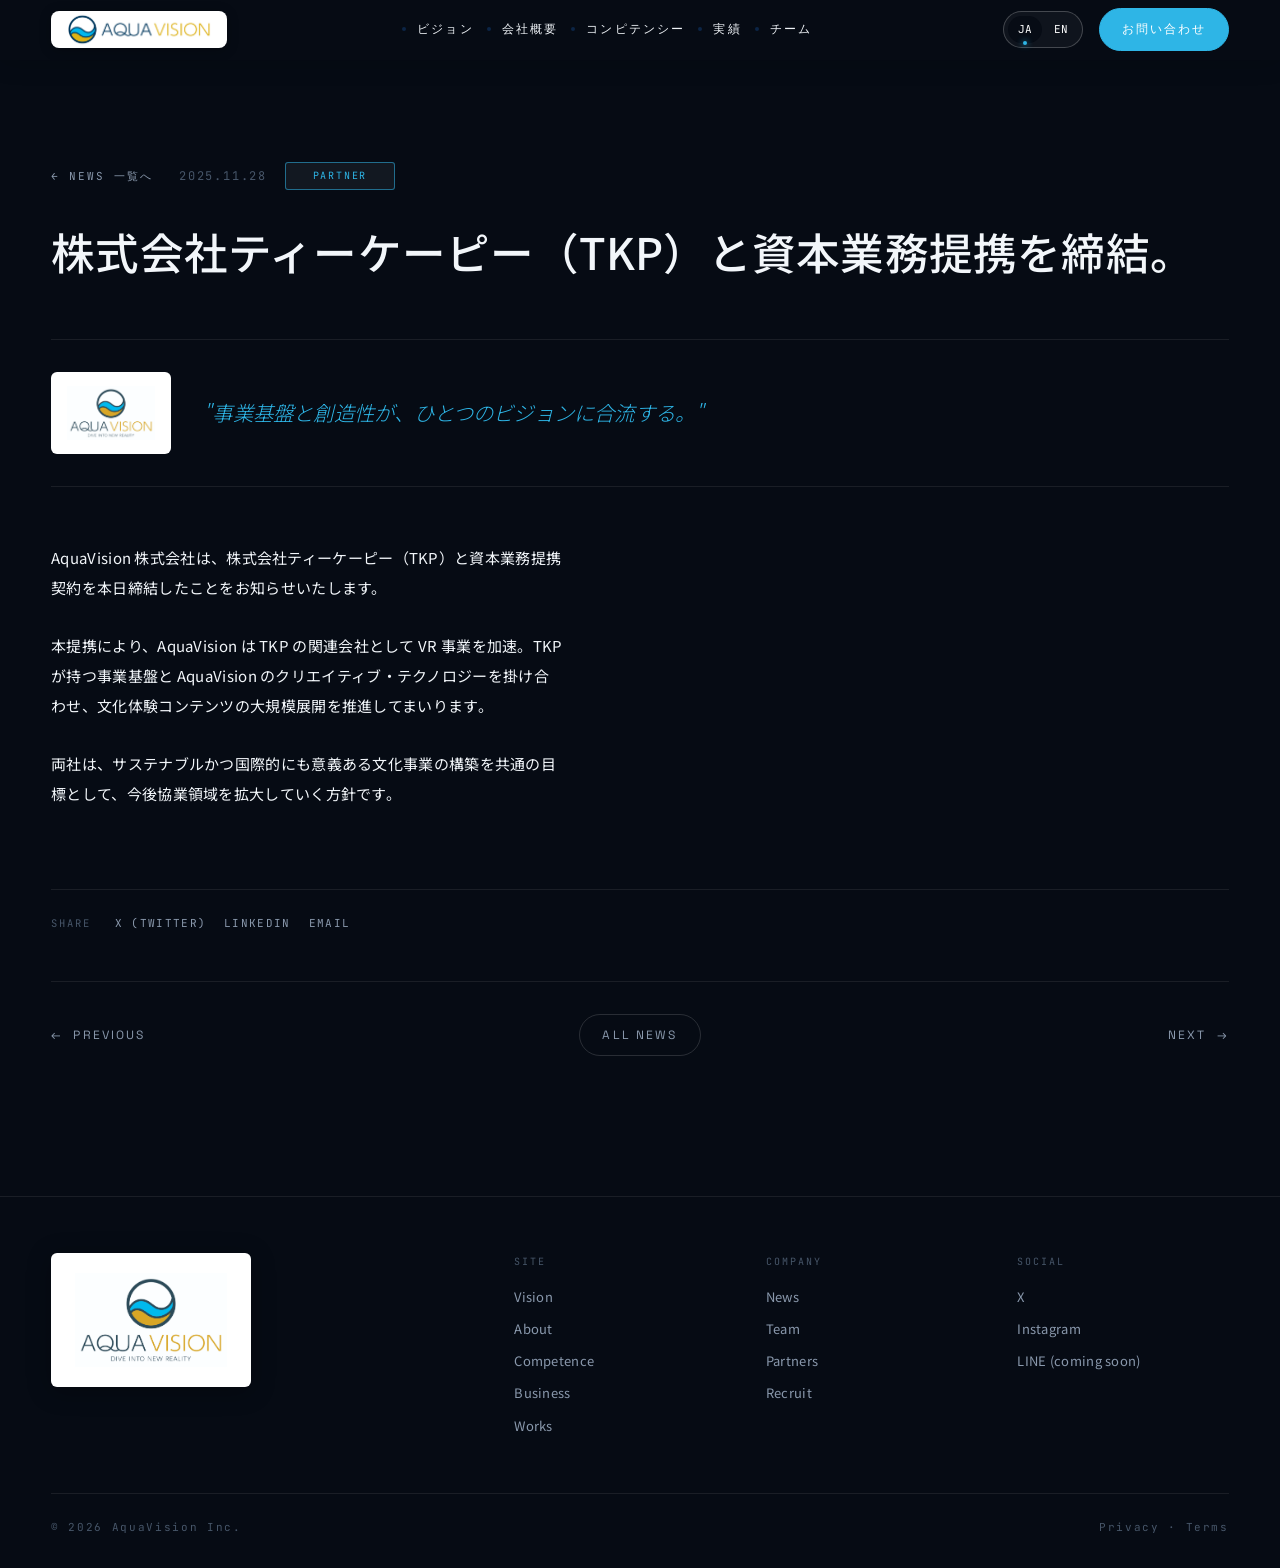
<file: news/04.html>
<!doctype html>
<html lang="ja">
<head>
<meta charset="utf-8" />
<meta name="viewport" content="width=device-width, initial-scale=1" />
<title>News — AquaVision Inc. — Dive Into New Reality</title>
<link rel="preconnect" href="https://fonts.googleapis.com">
<link rel="preconnect" href="https://fonts.gstatic.com" crossorigin>
<link rel="stylesheet" href="https://fonts.googleapis.com/css2?family=Space+Grotesk:wght@300;400;500;600;700&family=Noto+Sans+JP:wght@300;400;500;600;700&family=JetBrains+Mono:wght@400;500&display=swap">
<link rel="stylesheet" href="../styles.css">
<link rel="stylesheet" href="../subpage.css">
</head>
<body>

<!-- NAV -->
<nav class="nav scrolled" style="border-color: rgb(6, 11, 20); background-color: rgb(6, 11, 20); height: 60px;">
  <a href="../index.html#vision" class="brand nav-brand-logo" style="line-height: 37; height: 37px;">
    <img src="../assets/aquavision_logo_RGB_02_A.jpg" alt="AquaVision" style="width: auto; height: 35px;"/>
  </a>
  <ul class="nav-menu">
    <li><a href="../index.html#vision" style="color: rgb(239, 243, 247);">ビジョン</a></li>
    <li><a href="../index.html#about" style="color: rgb(239, 243, 247);">会社概要</a></li>
    <li><a href="../index.html#services" style="color: rgb(239, 243, 247);">コンピテンシー</a></li>
    <li><a href="../index.html#works" style="color: rgb(239, 243, 247);">実績</a></li>
    <li><a href="../index.html#team" style="color: rgb(239, 243, 247);">チーム</a></li>
  </ul>
  <div class="nav-right">
    <div class="lang-toggle nav-lang-desktop" role="group" aria-label="Language">
      <button class="active" style="background-color: rgb(7, 12, 21);">JA</button>
      <button style="color: rgb(255, 255, 255);">EN</button>
    </div>
    <button type="button" class="cta-pill primary nav-cta-desktop" onclick="openContactPopup()">お問い合わせ</button>
    <button class="hamburger" id="hamburger" aria-label="メニュー" aria-expanded="false">
      <span></span><span></span><span></span>
    </button>
  </div>
</nav>
<div class="mobile-menu-overlay" id="menuOverlay" style="display:none;"></div>
<div class="mobile-menu" id="mobileMenu" aria-hidden="true">
  <ul class="mobile-menu-list">
    <li><a href="../index.html#vision">ビジョン</a></li>
    <li><a href="../index.html#about">会社概要</a></li>
    <li><a href="../index.html#services">コンピテンシー</a></li>
    <li><a href="../index.html#works">実績</a></li>
    <li><a href="../index.html#team">チーム</a></li>
  </ul>
  <div class="mobile-menu-bottom">
    <div class="lang-toggle" role="group" aria-label="Language">
      <button class="active">JA</button>
      <button>EN</button>
    </div>
    <button type="button" class="cta-pill primary" onclick="openContactPopup()">お問い合わせ</button>
  </div>
</div>
<script>
(function(){
  var btn=document.getElementById('hamburger'),menu=document.getElementById('mobileMenu'),overlay=document.getElementById('menuOverlay');
  function openMenu(){btn.classList.add('open');menu.classList.add('open');overlay.style.display='block';document.body.style.overflow='hidden';btn.setAttribute('aria-expanded','true');menu.setAttribute('aria-hidden','false');}
  function closeMenu(){btn.classList.remove('open');menu.classList.remove('open');overlay.style.display='none';document.body.style.overflow='';btn.setAttribute('aria-expanded','false');menu.setAttribute('aria-hidden','true');}
  btn.addEventListener('click',function(){btn.classList.contains('open')?closeMenu():openMenu();});
  overlay.addEventListener('click',closeMenu);
  menu.querySelectorAll('a').forEach(function(a){a.addEventListener('click',closeMenu);});
})();
</script>



<article class="news-article">
  <div class="container">
    <div class="news-article-meta">
      <a href="../news.html" class="news-back" data-ja="← News 一覧へ" data-en="← Back to News">← News 一覧へ</a>
      <span class="news-date" style="font-family:var(--font-mono); font-size:12px; letter-spacing:.15em; color:var(--fg-mute);">2025.11.28</span>
      <span class="news-cat partner">PARTNER</span>
    </div>

    <h1 class="news-article-title">株式会社ティーケーピー（TKP）と資本業務提携を締結。</h1>

    <div class="news-article-hero">
      <div class="news-article-hero-mark">
        <img src="../assets/logo-vertical-cmyk.jpg" alt="AquaVision" />
      </div>
      <div class="news-article-quote">"事業基盤と創造性が、ひとつのビジョンに合流する。"</div>
    </div>

    <div class="news-article-body">
      <p>AquaVision 株式会社は、株式会社ティーケーピー（TKP）と資本業務提携契約を本日締結したことをお知らせいたします。</p>
      <p>本提携により、AquaVision は TKP の関連会社として VR 事業を加速。TKP が持つ事業基盤と AquaVision のクリエイティブ・テクノロジーを掛け合わせ、文化体験コンテンツの大規模展開を推進してまいります。</p>
      <p>両社は、サステナブルかつ国際的にも意義ある文化事業の構築を共通の目標として、今後協業領域を拡大していく方針です。</p>
    </div>

    <div class="news-article-share">
      <div class="news-share-label">Share</div>
      <div class="news-share-links">
        <a href="#" target="_blank" rel="noopener noreferrer">X (Twitter)</a>
        <a href="#" target="_blank" rel="noopener noreferrer">LinkedIn</a>
        <a href="mailto:?subject=%E6%A0%AA%E5%BC%8F%E4%BC%9A%E7%A4%BE%E3%83%86%E3%82%A3%E3%83%BC%E3%82%B1%E3%83%BC%E3%83%94%E3%83%BC%EF%BC%88TKP%EF%BC%89%E3%81%A8%E8%B3%87%E6%9C%AC%E6%A5%AD%E5%8B%99%E6%8F%90%E6%90%BA%E3%82%92%E7%B7%A0%E7%B5%90%E3%80%82">Email</a>
      </div>
    </div>

    <nav class="news-article-nav">
      <a href="03.html" class="news-nav-link prev">
        <span class="news-nav-arrow">←</span>
        <span>Previous</span>
      </a>
      <a href="../news.html" class="news-nav-link all">All News</a>
      <a href="05.html" class="news-nav-link next">
        <span>Next</span>
        <span class="news-nav-arrow">→</span>
      </a>
    </nav>
  </div>
</article>

<!-- FOOTER -->
<footer class="footer">
  <div class="footer-brand">
    <div class="footer-logo-card">
      <img src="../assets/logo-vertical-cmyk.jpg" alt="AquaVision — Dive Into New Reality" />
    </div>
  </div>
  <div class="footer-col">
    <h5>Site</h5>
    <ul>
      <li><a href="../index.html#vision">Vision</a></li>
      <li><a href="../index.html#about">About</a></li>
      <li><a href="../index.html#services">Competence</a></li>
      <li><a href="../index.html#business">Business</a></li>
      <li><a href="../index.html#works">Works</a></li>
    </ul>
  </div>
  <div class="footer-col">
    <h5>Company</h5>
    <ul>
      <li><a href="../news.html">News</a></li>
      <li><a href="../index.html#team">Team</a></li>
      <li><a href="../index.html#partners">Partners</a></li>
      <li><a href="../recruit.html">Recruit</a></li>
    </ul>
  </div>
  <div class="footer-col">
    <h5>Social</h5>
    <ul>
      <li><a href="https://x.com/AquaVisionVR" target="_blank" rel="noopener noreferrer">X</a></li>
      <li><a href="https://www.instagram.com/artmasters.jp/" target="_blank" rel="noopener noreferrer">Instagram</a></li>
      <li><a href="#">LINE  (coming soon)</a></li>
    </ul>
  </div>
  <div class="footer-bottom">
    <span>© 2026 AquaVision Inc.</span>
    <a href="#">Privacy · Terms</a>
  </div>
</footer>



<script>
(function(){
  var JA = ['ビジョン','会社概要','コンピテンシー','実績','チーム'];
  var EN = ['Vision','About','Competence','Works','Team'];
  function applyLang(lang){
    var items = document.querySelectorAll('.nav-menu li a');
    var texts = lang === 'en' ? EN : JA;
    items.forEach(function(a,i){ if(texts[i]) a.textContent = texts[i]; });
    var mItems = document.querySelectorAll('.mobile-menu-list li a');
    mItems.forEach(function(a,i){ if(texts[i]) a.textContent = texts[i]; });
    var ctas = document.querySelectorAll('.nav-cta-desktop, .mobile-menu-bottom .cta-pill');
    ctas.forEach(function(el){ el.textContent = lang === 'en' ? 'Contact' : 'お問い合わせ'; });
    document.querySelectorAll('[data-ja]').forEach(function(el){
      var txt = lang === 'en' ? el.getAttribute('data-en') : el.getAttribute('data-ja');
      if(txt !== null) el.innerHTML = txt;
    });
    document.querySelectorAll('.lang-toggle button').forEach(function(btn){
      btn.classList.toggle('active', btn.textContent.trim().toLowerCase() === lang);
    });
    localStorage.setItem('aq_lang', lang);
  }
  document.querySelectorAll('.lang-toggle button').forEach(function(btn){
    btn.addEventListener('click', function(){ applyLang(btn.textContent.trim().toLowerCase()); });
  });
  var saved = localStorage.getItem('aq_lang');
  if(saved) applyLang(saved);
})();
</script>
<script src="../contact-popup.js"></script>
</body>
</html>
</file>
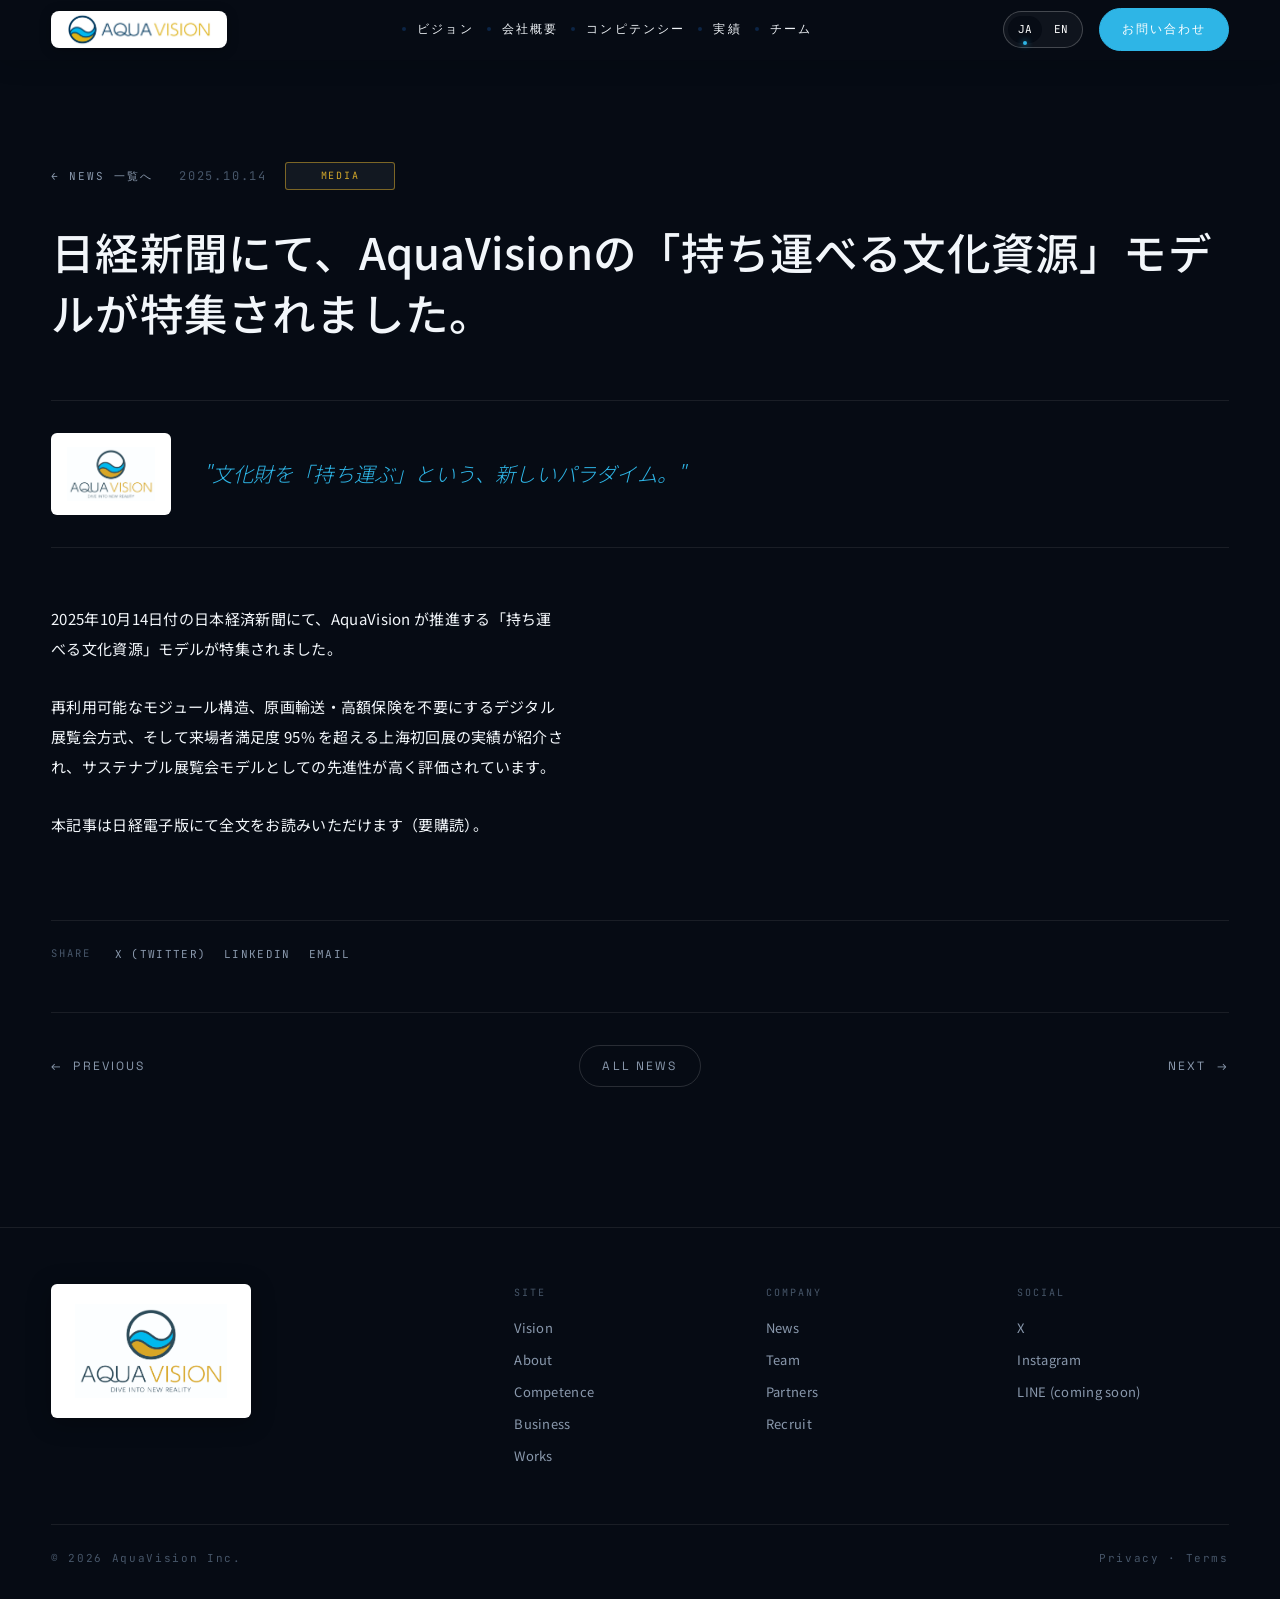
<file: news/05.html>
<!doctype html>
<html lang="ja">
<head>
<meta charset="utf-8" />
<meta name="viewport" content="width=device-width, initial-scale=1" />
<title>News — AquaVision Inc. — Dive Into New Reality</title>
<link rel="preconnect" href="https://fonts.googleapis.com">
<link rel="preconnect" href="https://fonts.gstatic.com" crossorigin>
<link rel="stylesheet" href="https://fonts.googleapis.com/css2?family=Space+Grotesk:wght@300;400;500;600;700&family=Noto+Sans+JP:wght@300;400;500;600;700&family=JetBrains+Mono:wght@400;500&display=swap">
<link rel="stylesheet" href="../styles.css">
<link rel="stylesheet" href="../subpage.css">
</head>
<body>

<!-- NAV -->
<nav class="nav scrolled" style="border-color: rgb(6, 11, 20); background-color: rgb(6, 11, 20); height: 60px;">
  <a href="../index.html#vision" class="brand nav-brand-logo" style="line-height: 37; height: 37px;">
    <img src="../assets/aquavision_logo_RGB_02_A.jpg" alt="AquaVision" style="width: auto; height: 35px;"/>
  </a>
  <ul class="nav-menu">
    <li><a href="../index.html#vision" style="color: rgb(239, 243, 247);">ビジョン</a></li>
    <li><a href="../index.html#about" style="color: rgb(239, 243, 247);">会社概要</a></li>
    <li><a href="../index.html#services" style="color: rgb(239, 243, 247);">コンピテンシー</a></li>
    <li><a href="../index.html#works" style="color: rgb(239, 243, 247);">実績</a></li>
    <li><a href="../index.html#team" style="color: rgb(239, 243, 247);">チーム</a></li>
  </ul>
  <div class="nav-right">
    <div class="lang-toggle nav-lang-desktop" role="group" aria-label="Language">
      <button class="active" style="background-color: rgb(7, 12, 21);">JA</button>
      <button style="color: rgb(255, 255, 255);">EN</button>
    </div>
    <button type="button" class="cta-pill primary nav-cta-desktop" onclick="openContactPopup()">お問い合わせ</button>
    <button class="hamburger" id="hamburger" aria-label="メニュー" aria-expanded="false">
      <span></span><span></span><span></span>
    </button>
  </div>
</nav>
<div class="mobile-menu-overlay" id="menuOverlay" style="display:none;"></div>
<div class="mobile-menu" id="mobileMenu" aria-hidden="true">
  <ul class="mobile-menu-list">
    <li><a href="../index.html#vision">ビジョン</a></li>
    <li><a href="../index.html#about">会社概要</a></li>
    <li><a href="../index.html#services">コンピテンシー</a></li>
    <li><a href="../index.html#works">実績</a></li>
    <li><a href="../index.html#team">チーム</a></li>
  </ul>
  <div class="mobile-menu-bottom">
    <div class="lang-toggle" role="group" aria-label="Language">
      <button class="active">JA</button>
      <button>EN</button>
    </div>
    <button type="button" class="cta-pill primary" onclick="openContactPopup()">お問い合わせ</button>
  </div>
</div>
<script>
(function(){
  var btn=document.getElementById('hamburger'),menu=document.getElementById('mobileMenu'),overlay=document.getElementById('menuOverlay');
  function openMenu(){btn.classList.add('open');menu.classList.add('open');overlay.style.display='block';document.body.style.overflow='hidden';btn.setAttribute('aria-expanded','true');menu.setAttribute('aria-hidden','false');}
  function closeMenu(){btn.classList.remove('open');menu.classList.remove('open');overlay.style.display='none';document.body.style.overflow='';btn.setAttribute('aria-expanded','false');menu.setAttribute('aria-hidden','true');}
  btn.addEventListener('click',function(){btn.classList.contains('open')?closeMenu():openMenu();});
  overlay.addEventListener('click',closeMenu);
  menu.querySelectorAll('a').forEach(function(a){a.addEventListener('click',closeMenu);});
})();
</script>



<article class="news-article">
  <div class="container">
    <div class="news-article-meta">
      <a href="../news.html" class="news-back" data-ja="← News 一覧へ" data-en="← Back to News">← News 一覧へ</a>
      <span class="news-date" style="font-family:var(--font-mono); font-size:12px; letter-spacing:.15em; color:var(--fg-mute);">2025.10.14</span>
      <span class="news-cat media">MEDIA</span>
    </div>

    <h1 class="news-article-title">日経新聞にて、AquaVisionの「持ち運べる文化資源」モデルが特集されました。</h1>

    <div class="news-article-hero">
      <div class="news-article-hero-mark">
        <img src="../assets/logo-vertical-cmyk.jpg" alt="AquaVision" />
      </div>
      <div class="news-article-quote">"文化財を「持ち運ぶ」という、新しいパラダイム。"</div>
    </div>

    <div class="news-article-body">
      <p>2025年10月14日付の日本経済新聞にて、AquaVision が推進する「持ち運べる文化資源」モデルが特集されました。</p>
      <p>再利用可能なモジュール構造、原画輸送・高額保険を不要にするデジタル展覧会方式、そして来場者満足度 95% を超える上海初回展の実績が紹介され、サステナブル展覧会モデルとしての先進性が高く評価されています。</p>
      <p>本記事は日経電子版にて全文をお読みいただけます（要購読）。</p>
    </div>

    <div class="news-article-share">
      <div class="news-share-label">Share</div>
      <div class="news-share-links">
        <a href="#" target="_blank" rel="noopener noreferrer">X (Twitter)</a>
        <a href="#" target="_blank" rel="noopener noreferrer">LinkedIn</a>
        <a href="mailto:?subject=%E6%97%A5%E7%B5%8C%E6%96%B0%E8%81%9E%E3%81%AB%E3%81%A6%E3%80%81AquaVision%E3%81%AE%E3%80%8C%E6%8C%81%E3%81%A1%E9%81%8B%E3%81%B9%E3%82%8B%E6%96%87%E5%8C%96%E8%B3%87%E6%BA%90%E3%80%8D%E3%83%A2%E3%83%87%E3%83%AB%E3%81%8C%E7%89%B9%E9%9B%86%E3%81%95%E3%82%8C%E3%81%BE%E3%81%97%E3%81%9F%E3%80%82">Email</a>
      </div>
    </div>

    <nav class="news-article-nav">
      <a href="04.html" class="news-nav-link prev">
        <span class="news-nav-arrow">←</span>
        <span>Previous</span>
      </a>
      <a href="../news.html" class="news-nav-link all">All News</a>
      <a href="06.html" class="news-nav-link next">
        <span>Next</span>
        <span class="news-nav-arrow">→</span>
      </a>
    </nav>
  </div>
</article>

<!-- FOOTER -->
<footer class="footer">
  <div class="footer-brand">
    <div class="footer-logo-card">
      <img src="../assets/logo-vertical-cmyk.jpg" alt="AquaVision — Dive Into New Reality" />
    </div>
  </div>
  <div class="footer-col">
    <h5>Site</h5>
    <ul>
      <li><a href="../index.html#vision">Vision</a></li>
      <li><a href="../index.html#about">About</a></li>
      <li><a href="../index.html#services">Competence</a></li>
      <li><a href="../index.html#business">Business</a></li>
      <li><a href="../index.html#works">Works</a></li>
    </ul>
  </div>
  <div class="footer-col">
    <h5>Company</h5>
    <ul>
      <li><a href="../news.html">News</a></li>
      <li><a href="../index.html#team">Team</a></li>
      <li><a href="../index.html#partners">Partners</a></li>
      <li><a href="../recruit.html">Recruit</a></li>
    </ul>
  </div>
  <div class="footer-col">
    <h5>Social</h5>
    <ul>
      <li><a href="https://x.com/AquaVisionVR" target="_blank" rel="noopener noreferrer">X</a></li>
      <li><a href="https://www.instagram.com/artmasters.jp/" target="_blank" rel="noopener noreferrer">Instagram</a></li>
      <li><a href="#">LINE  (coming soon)</a></li>
    </ul>
  </div>
  <div class="footer-bottom">
    <span>© 2026 AquaVision Inc.</span>
    <a href="#">Privacy · Terms</a>
  </div>
</footer>



<script>
(function(){
  var JA = ['ビジョン','会社概要','コンピテンシー','実績','チーム'];
  var EN = ['Vision','About','Competence','Works','Team'];
  function applyLang(lang){
    var items = document.querySelectorAll('.nav-menu li a');
    var texts = lang === 'en' ? EN : JA;
    items.forEach(function(a,i){ if(texts[i]) a.textContent = texts[i]; });
    var mItems = document.querySelectorAll('.mobile-menu-list li a');
    mItems.forEach(function(a,i){ if(texts[i]) a.textContent = texts[i]; });
    var ctas = document.querySelectorAll('.nav-cta-desktop, .mobile-menu-bottom .cta-pill');
    ctas.forEach(function(el){ el.textContent = lang === 'en' ? 'Contact' : 'お問い合わせ'; });
    document.querySelectorAll('[data-ja]').forEach(function(el){
      var txt = lang === 'en' ? el.getAttribute('data-en') : el.getAttribute('data-ja');
      if(txt !== null) el.innerHTML = txt;
    });
    document.querySelectorAll('.lang-toggle button').forEach(function(btn){
      btn.classList.toggle('active', btn.textContent.trim().toLowerCase() === lang);
    });
    localStorage.setItem('aq_lang', lang);
  }
  document.querySelectorAll('.lang-toggle button').forEach(function(btn){
    btn.addEventListener('click', function(){ applyLang(btn.textContent.trim().toLowerCase()); });
  });
  var saved = localStorage.getItem('aq_lang');
  if(saved) applyLang(saved);
})();
</script>
<script src="../contact-popup.js"></script>
</body>
</html>
</file>
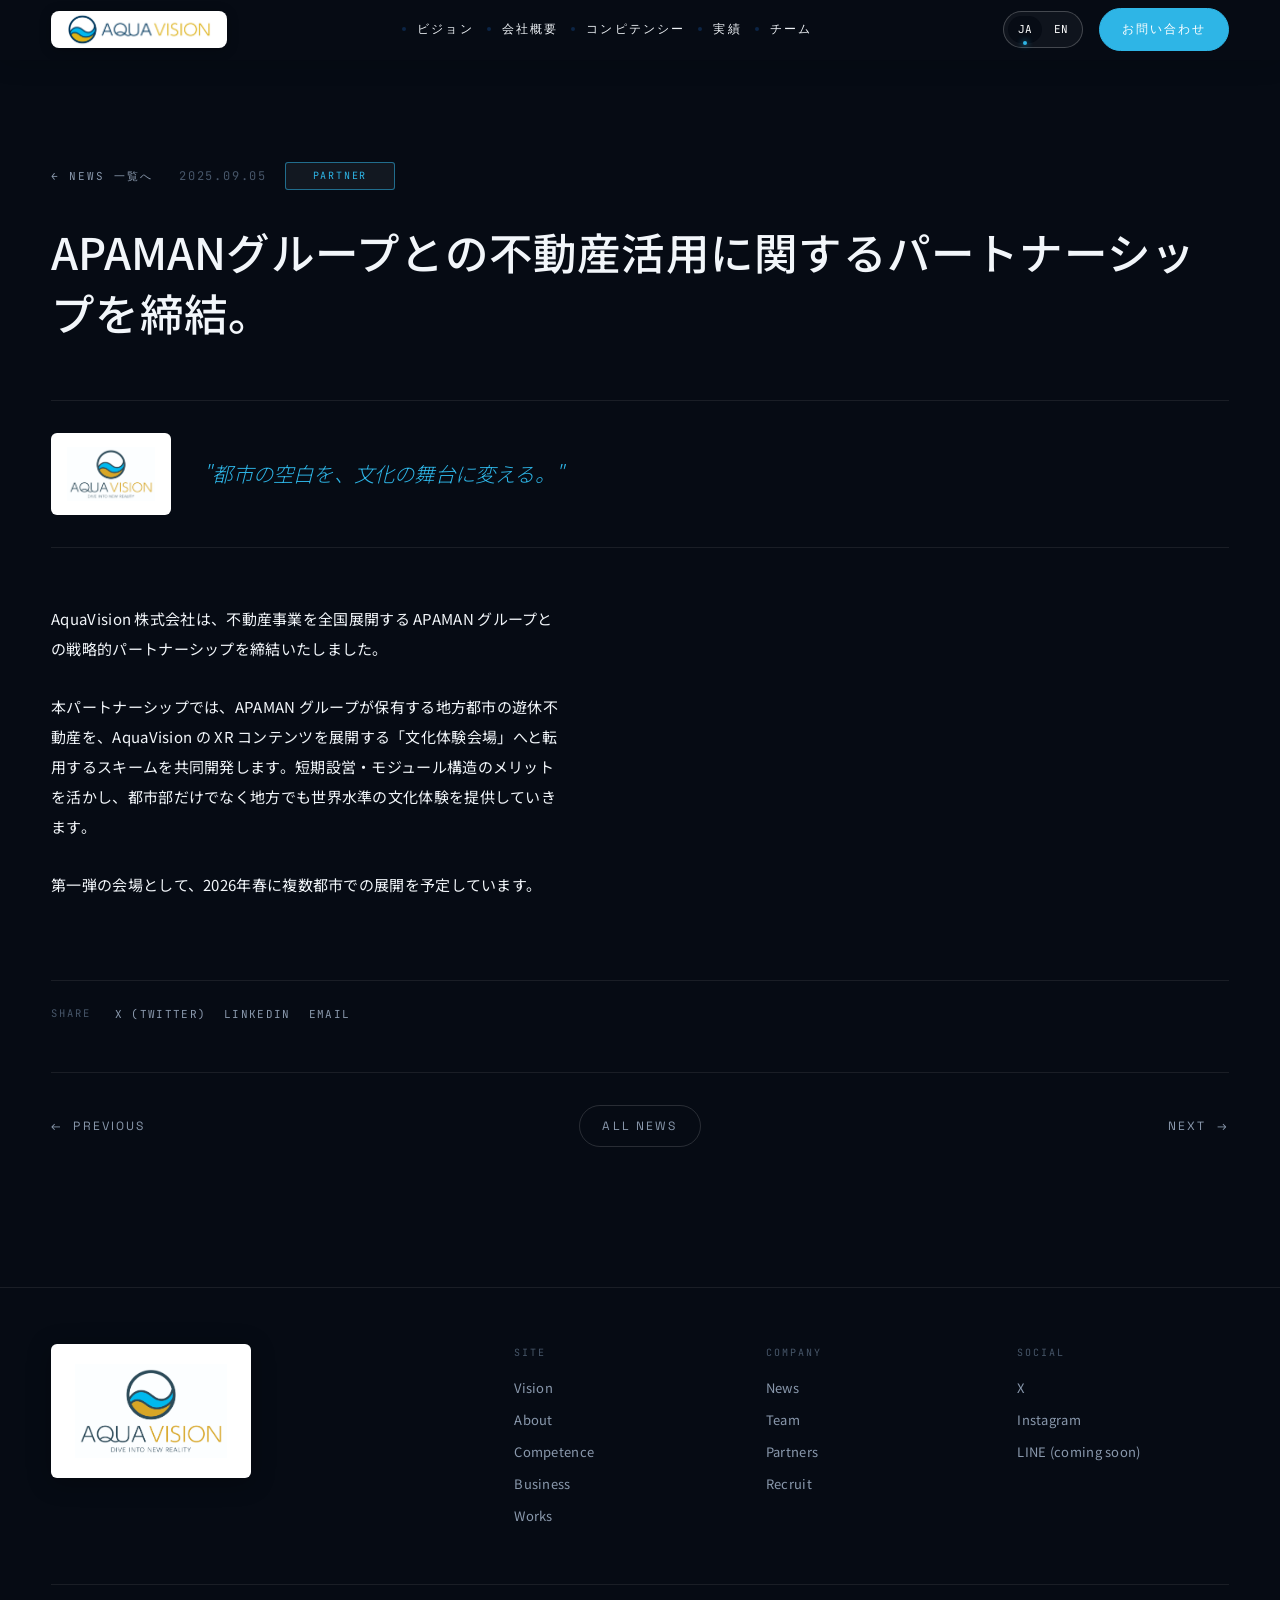
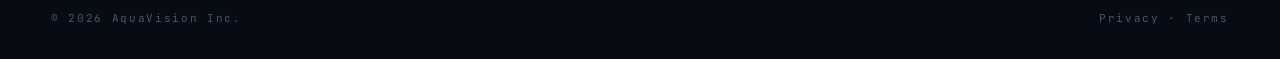
<file: news/06.html>
<!doctype html>
<html lang="ja">
<head>
<meta charset="utf-8" />
<meta name="viewport" content="width=device-width, initial-scale=1" />
<title>News — AquaVision Inc. — Dive Into New Reality</title>
<link rel="preconnect" href="https://fonts.googleapis.com">
<link rel="preconnect" href="https://fonts.gstatic.com" crossorigin>
<link rel="stylesheet" href="https://fonts.googleapis.com/css2?family=Space+Grotesk:wght@300;400;500;600;700&family=Noto+Sans+JP:wght@300;400;500;600;700&family=JetBrains+Mono:wght@400;500&display=swap">
<link rel="stylesheet" href="../styles.css">
<link rel="stylesheet" href="../subpage.css">
</head>
<body>

<!-- NAV -->
<nav class="nav scrolled" style="border-color: rgb(6, 11, 20); background-color: rgb(6, 11, 20); height: 60px;">
  <a href="../index.html#vision" class="brand nav-brand-logo" style="line-height: 37; height: 37px;">
    <img src="../assets/aquavision_logo_RGB_02_A.jpg" alt="AquaVision" style="width: auto; height: 35px;"/>
  </a>
  <ul class="nav-menu">
    <li><a href="../index.html#vision" style="color: rgb(239, 243, 247);">ビジョン</a></li>
    <li><a href="../index.html#about" style="color: rgb(239, 243, 247);">会社概要</a></li>
    <li><a href="../index.html#services" style="color: rgb(239, 243, 247);">コンピテンシー</a></li>
    <li><a href="../index.html#works" style="color: rgb(239, 243, 247);">実績</a></li>
    <li><a href="../index.html#team" style="color: rgb(239, 243, 247);">チーム</a></li>
  </ul>
  <div class="nav-right">
    <div class="lang-toggle nav-lang-desktop" role="group" aria-label="Language">
      <button class="active" style="background-color: rgb(7, 12, 21);">JA</button>
      <button style="color: rgb(255, 255, 255);">EN</button>
    </div>
    <button type="button" class="cta-pill primary nav-cta-desktop" onclick="openContactPopup()">お問い合わせ</button>
    <button class="hamburger" id="hamburger" aria-label="メニュー" aria-expanded="false">
      <span></span><span></span><span></span>
    </button>
  </div>
</nav>
<div class="mobile-menu-overlay" id="menuOverlay" style="display:none;"></div>
<div class="mobile-menu" id="mobileMenu" aria-hidden="true">
  <ul class="mobile-menu-list">
    <li><a href="../index.html#vision">ビジョン</a></li>
    <li><a href="../index.html#about">会社概要</a></li>
    <li><a href="../index.html#services">コンピテンシー</a></li>
    <li><a href="../index.html#works">実績</a></li>
    <li><a href="../index.html#team">チーム</a></li>
  </ul>
  <div class="mobile-menu-bottom">
    <div class="lang-toggle" role="group" aria-label="Language">
      <button class="active">JA</button>
      <button>EN</button>
    </div>
    <button type="button" class="cta-pill primary" onclick="openContactPopup()">お問い合わせ</button>
  </div>
</div>
<script>
(function(){
  var btn=document.getElementById('hamburger'),menu=document.getElementById('mobileMenu'),overlay=document.getElementById('menuOverlay');
  function openMenu(){btn.classList.add('open');menu.classList.add('open');overlay.style.display='block';document.body.style.overflow='hidden';btn.setAttribute('aria-expanded','true');menu.setAttribute('aria-hidden','false');}
  function closeMenu(){btn.classList.remove('open');menu.classList.remove('open');overlay.style.display='none';document.body.style.overflow='';btn.setAttribute('aria-expanded','false');menu.setAttribute('aria-hidden','true');}
  btn.addEventListener('click',function(){btn.classList.contains('open')?closeMenu():openMenu();});
  overlay.addEventListener('click',closeMenu);
  menu.querySelectorAll('a').forEach(function(a){a.addEventListener('click',closeMenu);});
})();
</script>



<article class="news-article">
  <div class="container">
    <div class="news-article-meta">
      <a href="../news.html" class="news-back" data-ja="← News 一覧へ" data-en="← Back to News">← News 一覧へ</a>
      <span class="news-date" style="font-family:var(--font-mono); font-size:12px; letter-spacing:.15em; color:var(--fg-mute);">2025.09.05</span>
      <span class="news-cat partner">PARTNER</span>
    </div>

    <h1 class="news-article-title">APAMANグループとの不動産活用に関するパートナーシップを締結。</h1>

    <div class="news-article-hero">
      <div class="news-article-hero-mark">
        <img src="../assets/logo-vertical-cmyk.jpg" alt="AquaVision" />
      </div>
      <div class="news-article-quote">"都市の空白を、文化の舞台に変える。"</div>
    </div>

    <div class="news-article-body">
      <p>AquaVision 株式会社は、不動産事業を全国展開する APAMAN グループとの戦略的パートナーシップを締結いたしました。</p>
      <p>本パートナーシップでは、APAMAN グループが保有する地方都市の遊休不動産を、AquaVision の XR コンテンツを展開する「文化体験会場」へと転用するスキームを共同開発します。短期設営・モジュール構造のメリットを活かし、都市部だけでなく地方でも世界水準の文化体験を提供していきます。</p>
      <p>第一弾の会場として、2026年春に複数都市での展開を予定しています。</p>
    </div>

    <div class="news-article-share">
      <div class="news-share-label">Share</div>
      <div class="news-share-links">
        <a href="#" target="_blank" rel="noopener noreferrer">X (Twitter)</a>
        <a href="#" target="_blank" rel="noopener noreferrer">LinkedIn</a>
        <a href="mailto:?subject=APAMAN%E3%82%B0%E3%83%AB%E3%83%BC%E3%83%97%E3%81%A8%E3%81%AE%E4%B8%8D%E5%8B%95%E7%94%A3%E6%B4%BB%E7%94%A8%E3%81%AB%E9%96%A2%E3%81%99%E3%82%8B%E3%83%91%E3%83%BC%E3%83%88%E3%83%8A%E3%83%BC%E3%82%B7%E3%83%83%E3%83%97%E3%82%92%E7%B7%A0%E7%B5%90%E3%80%82">Email</a>
      </div>
    </div>

    <nav class="news-article-nav">
      <a href="05.html" class="news-nav-link prev">
        <span class="news-nav-arrow">←</span>
        <span>Previous</span>
      </a>
      <a href="../news.html" class="news-nav-link all">All News</a>
      <a href="07.html" class="news-nav-link next">
        <span>Next</span>
        <span class="news-nav-arrow">→</span>
      </a>
    </nav>
  </div>
</article>

<!-- FOOTER -->
<footer class="footer">
  <div class="footer-brand">
    <div class="footer-logo-card">
      <img src="../assets/logo-vertical-cmyk.jpg" alt="AquaVision — Dive Into New Reality" />
    </div>
  </div>
  <div class="footer-col">
    <h5>Site</h5>
    <ul>
      <li><a href="../index.html#vision">Vision</a></li>
      <li><a href="../index.html#about">About</a></li>
      <li><a href="../index.html#services">Competence</a></li>
      <li><a href="../index.html#business">Business</a></li>
      <li><a href="../index.html#works">Works</a></li>
    </ul>
  </div>
  <div class="footer-col">
    <h5>Company</h5>
    <ul>
      <li><a href="../news.html">News</a></li>
      <li><a href="../index.html#team">Team</a></li>
      <li><a href="../index.html#partners">Partners</a></li>
      <li><a href="../recruit.html">Recruit</a></li>
    </ul>
  </div>
  <div class="footer-col">
    <h5>Social</h5>
    <ul>
      <li><a href="https://x.com/AquaVisionVR" target="_blank" rel="noopener noreferrer">X</a></li>
      <li><a href="https://www.instagram.com/artmasters.jp/" target="_blank" rel="noopener noreferrer">Instagram</a></li>
      <li><a href="#">LINE  (coming soon)</a></li>
    </ul>
  </div>
  <div class="footer-bottom">
    <span>© 2026 AquaVision Inc.</span>
    <a href="#">Privacy · Terms</a>
  </div>
</footer>



<script>
(function(){
  var JA = ['ビジョン','会社概要','コンピテンシー','実績','チーム'];
  var EN = ['Vision','About','Competence','Works','Team'];
  function applyLang(lang){
    var items = document.querySelectorAll('.nav-menu li a');
    var texts = lang === 'en' ? EN : JA;
    items.forEach(function(a,i){ if(texts[i]) a.textContent = texts[i]; });
    var mItems = document.querySelectorAll('.mobile-menu-list li a');
    mItems.forEach(function(a,i){ if(texts[i]) a.textContent = texts[i]; });
    var ctas = document.querySelectorAll('.nav-cta-desktop, .mobile-menu-bottom .cta-pill');
    ctas.forEach(function(el){ el.textContent = lang === 'en' ? 'Contact' : 'お問い合わせ'; });
    document.querySelectorAll('[data-ja]').forEach(function(el){
      var txt = lang === 'en' ? el.getAttribute('data-en') : el.getAttribute('data-ja');
      if(txt !== null) el.innerHTML = txt;
    });
    document.querySelectorAll('.lang-toggle button').forEach(function(btn){
      btn.classList.toggle('active', btn.textContent.trim().toLowerCase() === lang);
    });
    localStorage.setItem('aq_lang', lang);
  }
  document.querySelectorAll('.lang-toggle button').forEach(function(btn){
    btn.addEventListener('click', function(){ applyLang(btn.textContent.trim().toLowerCase()); });
  });
  var saved = localStorage.getItem('aq_lang');
  if(saved) applyLang(saved);
})();
</script>
<script src="../contact-popup.js"></script>
</body>
</html>
</file>
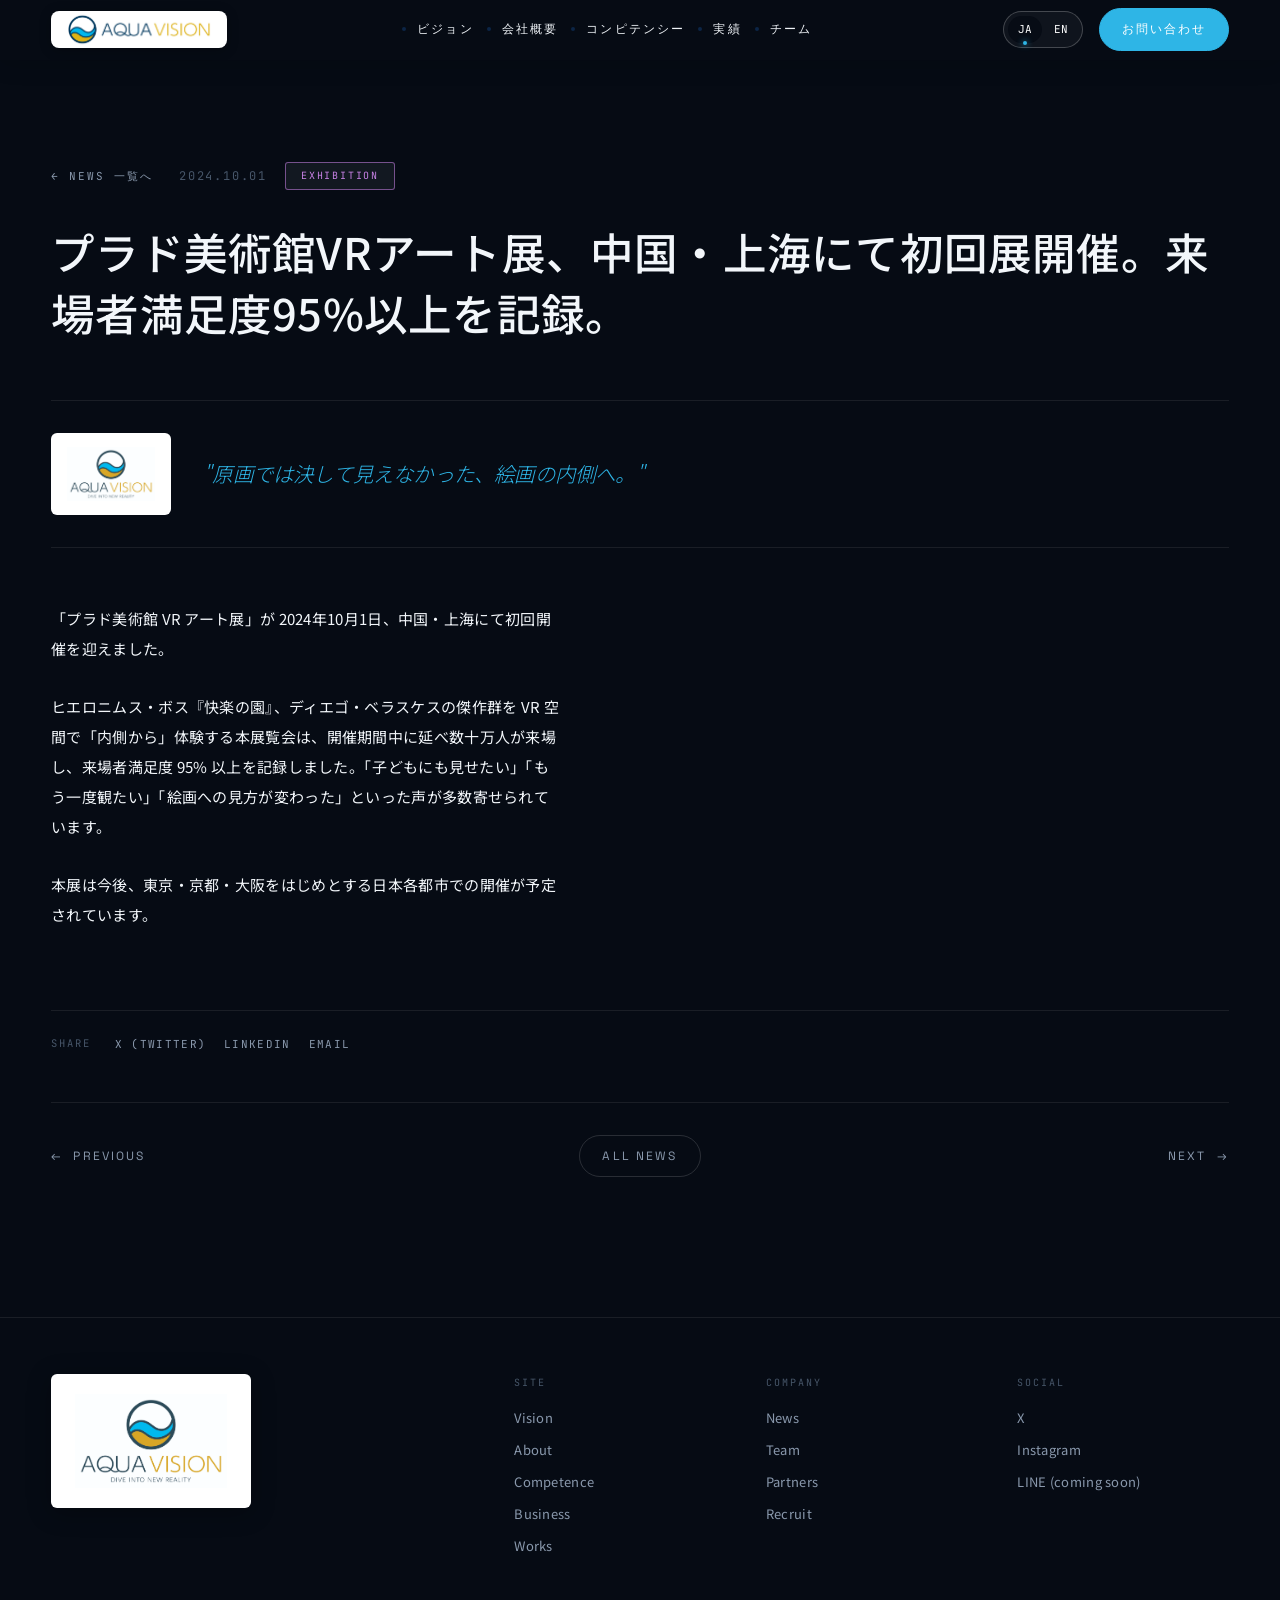
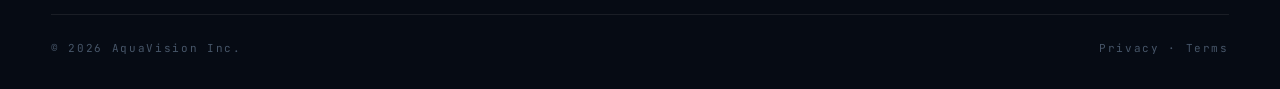
<file: news/07.html>
<!doctype html>
<html lang="ja">
<head>
<meta charset="utf-8" />
<meta name="viewport" content="width=device-width, initial-scale=1" />
<title>News — AquaVision Inc. — Dive Into New Reality</title>
<link rel="preconnect" href="https://fonts.googleapis.com">
<link rel="preconnect" href="https://fonts.gstatic.com" crossorigin>
<link rel="stylesheet" href="https://fonts.googleapis.com/css2?family=Space+Grotesk:wght@300;400;500;600;700&family=Noto+Sans+JP:wght@300;400;500;600;700&family=JetBrains+Mono:wght@400;500&display=swap">
<link rel="stylesheet" href="../styles.css">
<link rel="stylesheet" href="../subpage.css">
</head>
<body>

<!-- NAV -->
<nav class="nav scrolled" style="border-color: rgb(6, 11, 20); background-color: rgb(6, 11, 20); height: 60px;">
  <a href="../index.html#vision" class="brand nav-brand-logo" style="line-height: 37; height: 37px;">
    <img src="../assets/aquavision_logo_RGB_02_A.jpg" alt="AquaVision" style="width: auto; height: 35px;"/>
  </a>
  <ul class="nav-menu">
    <li><a href="../index.html#vision" style="color: rgb(239, 243, 247);">ビジョン</a></li>
    <li><a href="../index.html#about" style="color: rgb(239, 243, 247);">会社概要</a></li>
    <li><a href="../index.html#services" style="color: rgb(239, 243, 247);">コンピテンシー</a></li>
    <li><a href="../index.html#works" style="color: rgb(239, 243, 247);">実績</a></li>
    <li><a href="../index.html#team" style="color: rgb(239, 243, 247);">チーム</a></li>
  </ul>
  <div class="nav-right">
    <div class="lang-toggle nav-lang-desktop" role="group" aria-label="Language">
      <button class="active" style="background-color: rgb(7, 12, 21);">JA</button>
      <button style="color: rgb(255, 255, 255);">EN</button>
    </div>
    <button type="button" class="cta-pill primary nav-cta-desktop" onclick="openContactPopup()">お問い合わせ</button>
    <button class="hamburger" id="hamburger" aria-label="メニュー" aria-expanded="false">
      <span></span><span></span><span></span>
    </button>
  </div>
</nav>
<div class="mobile-menu-overlay" id="menuOverlay" style="display:none;"></div>
<div class="mobile-menu" id="mobileMenu" aria-hidden="true">
  <ul class="mobile-menu-list">
    <li><a href="../index.html#vision">ビジョン</a></li>
    <li><a href="../index.html#about">会社概要</a></li>
    <li><a href="../index.html#services">コンピテンシー</a></li>
    <li><a href="../index.html#works">実績</a></li>
    <li><a href="../index.html#team">チーム</a></li>
  </ul>
  <div class="mobile-menu-bottom">
    <div class="lang-toggle" role="group" aria-label="Language">
      <button class="active">JA</button>
      <button>EN</button>
    </div>
    <button type="button" class="cta-pill primary" onclick="openContactPopup()">お問い合わせ</button>
  </div>
</div>
<script>
(function(){
  var btn=document.getElementById('hamburger'),menu=document.getElementById('mobileMenu'),overlay=document.getElementById('menuOverlay');
  function openMenu(){btn.classList.add('open');menu.classList.add('open');overlay.style.display='block';document.body.style.overflow='hidden';btn.setAttribute('aria-expanded','true');menu.setAttribute('aria-hidden','false');}
  function closeMenu(){btn.classList.remove('open');menu.classList.remove('open');overlay.style.display='none';document.body.style.overflow='';btn.setAttribute('aria-expanded','false');menu.setAttribute('aria-hidden','true');}
  btn.addEventListener('click',function(){btn.classList.contains('open')?closeMenu():openMenu();});
  overlay.addEventListener('click',closeMenu);
  menu.querySelectorAll('a').forEach(function(a){a.addEventListener('click',closeMenu);});
})();
</script>



<article class="news-article">
  <div class="container">
    <div class="news-article-meta">
      <a href="../news.html" class="news-back" data-ja="← News 一覧へ" data-en="← Back to News">← News 一覧へ</a>
      <span class="news-date" style="font-family:var(--font-mono); font-size:12px; letter-spacing:.15em; color:var(--fg-mute);">2024.10.01</span>
      <span class="news-cat exhibition">EXHIBITION</span>
    </div>

    <h1 class="news-article-title">プラド美術館VRアート展、中国・上海にて初回展開催。来場者満足度95%以上を記録。</h1>

    <div class="news-article-hero">
      <div class="news-article-hero-mark">
        <img src="../assets/logo-vertical-cmyk.jpg" alt="AquaVision" />
      </div>
      <div class="news-article-quote">"原画では決して見えなかった、絵画の内側へ。"</div>
    </div>

    <div class="news-article-body">
      <p>「プラド美術館 VR アート展」が 2024年10月1日、中国・上海にて初回開催を迎えました。</p>
      <p>ヒエロニムス・ボス『快楽の園』、ディエゴ・ベラスケスの傑作群を VR 空間で「内側から」体験する本展覧会は、開催期間中に延べ数十万人が来場し、来場者満足度 95% 以上を記録しました。「子どもにも見せたい」「もう一度観たい」「絵画への見方が変わった」といった声が多数寄せられています。</p>
      <p>本展は今後、東京・京都・大阪をはじめとする日本各都市での開催が予定されています。</p>
    </div>

    <div class="news-article-share">
      <div class="news-share-label">Share</div>
      <div class="news-share-links">
        <a href="#" target="_blank" rel="noopener noreferrer">X (Twitter)</a>
        <a href="#" target="_blank" rel="noopener noreferrer">LinkedIn</a>
        <a href="mailto:?subject=%E3%83%97%E3%83%A9%E3%83%89%E7%BE%8E%E8%A1%93%E9%A4%A8VR%E3%82%A2%E3%83%BC%E3%83%88%E5%B1%95%E3%80%81%E4%B8%AD%E5%9B%BD%E3%83%BB%E4%B8%8A%E6%B5%B7%E3%81%AB%E3%81%A6%E5%88%9D%E5%9B%9E%E5%B1%95%E9%96%8B%E5%82%AC%E3%80%82%E6%9D%A5%E5%A0%B4%E8%80%85%E6%BA%80%E8%B6%B3%E5%BA%A695%25%E4%BB%A5%E4%B8%8A%E3%82%92%E8%A8%98%E9%8C%B2%E3%80%82">Email</a>
      </div>
    </div>

    <nav class="news-article-nav">
      <a href="06.html" class="news-nav-link prev">
        <span class="news-nav-arrow">←</span>
        <span>Previous</span>
      </a>
      <a href="../news.html" class="news-nav-link all">All News</a>
      <a href="08.html" class="news-nav-link next">
        <span>Next</span>
        <span class="news-nav-arrow">→</span>
      </a>
    </nav>
  </div>
</article>

<!-- FOOTER -->
<footer class="footer">
  <div class="footer-brand">
    <div class="footer-logo-card">
      <img src="../assets/logo-vertical-cmyk.jpg" alt="AquaVision — Dive Into New Reality" />
    </div>
  </div>
  <div class="footer-col">
    <h5>Site</h5>
    <ul>
      <li><a href="../index.html#vision">Vision</a></li>
      <li><a href="../index.html#about">About</a></li>
      <li><a href="../index.html#services">Competence</a></li>
      <li><a href="../index.html#business">Business</a></li>
      <li><a href="../index.html#works">Works</a></li>
    </ul>
  </div>
  <div class="footer-col">
    <h5>Company</h5>
    <ul>
      <li><a href="../news.html">News</a></li>
      <li><a href="../index.html#team">Team</a></li>
      <li><a href="../index.html#partners">Partners</a></li>
      <li><a href="../recruit.html">Recruit</a></li>
    </ul>
  </div>
  <div class="footer-col">
    <h5>Social</h5>
    <ul>
      <li><a href="https://x.com/AquaVisionVR" target="_blank" rel="noopener noreferrer">X</a></li>
      <li><a href="https://www.instagram.com/artmasters.jp/" target="_blank" rel="noopener noreferrer">Instagram</a></li>
      <li><a href="#">LINE  (coming soon)</a></li>
    </ul>
  </div>
  <div class="footer-bottom">
    <span>© 2026 AquaVision Inc.</span>
    <a href="#">Privacy · Terms</a>
  </div>
</footer>



<script>
(function(){
  var JA = ['ビジョン','会社概要','コンピテンシー','実績','チーム'];
  var EN = ['Vision','About','Competence','Works','Team'];
  function applyLang(lang){
    var items = document.querySelectorAll('.nav-menu li a');
    var texts = lang === 'en' ? EN : JA;
    items.forEach(function(a,i){ if(texts[i]) a.textContent = texts[i]; });
    var mItems = document.querySelectorAll('.mobile-menu-list li a');
    mItems.forEach(function(a,i){ if(texts[i]) a.textContent = texts[i]; });
    var ctas = document.querySelectorAll('.nav-cta-desktop, .mobile-menu-bottom .cta-pill');
    ctas.forEach(function(el){ el.textContent = lang === 'en' ? 'Contact' : 'お問い合わせ'; });
    document.querySelectorAll('[data-ja]').forEach(function(el){
      var txt = lang === 'en' ? el.getAttribute('data-en') : el.getAttribute('data-ja');
      if(txt !== null) el.innerHTML = txt;
    });
    document.querySelectorAll('.lang-toggle button').forEach(function(btn){
      btn.classList.toggle('active', btn.textContent.trim().toLowerCase() === lang);
    });
    localStorage.setItem('aq_lang', lang);
  }
  document.querySelectorAll('.lang-toggle button').forEach(function(btn){
    btn.addEventListener('click', function(){ applyLang(btn.textContent.trim().toLowerCase()); });
  });
  var saved = localStorage.getItem('aq_lang');
  if(saved) applyLang(saved);
})();
</script>
<script src="../contact-popup.js"></script>
</body>
</html>
</file>
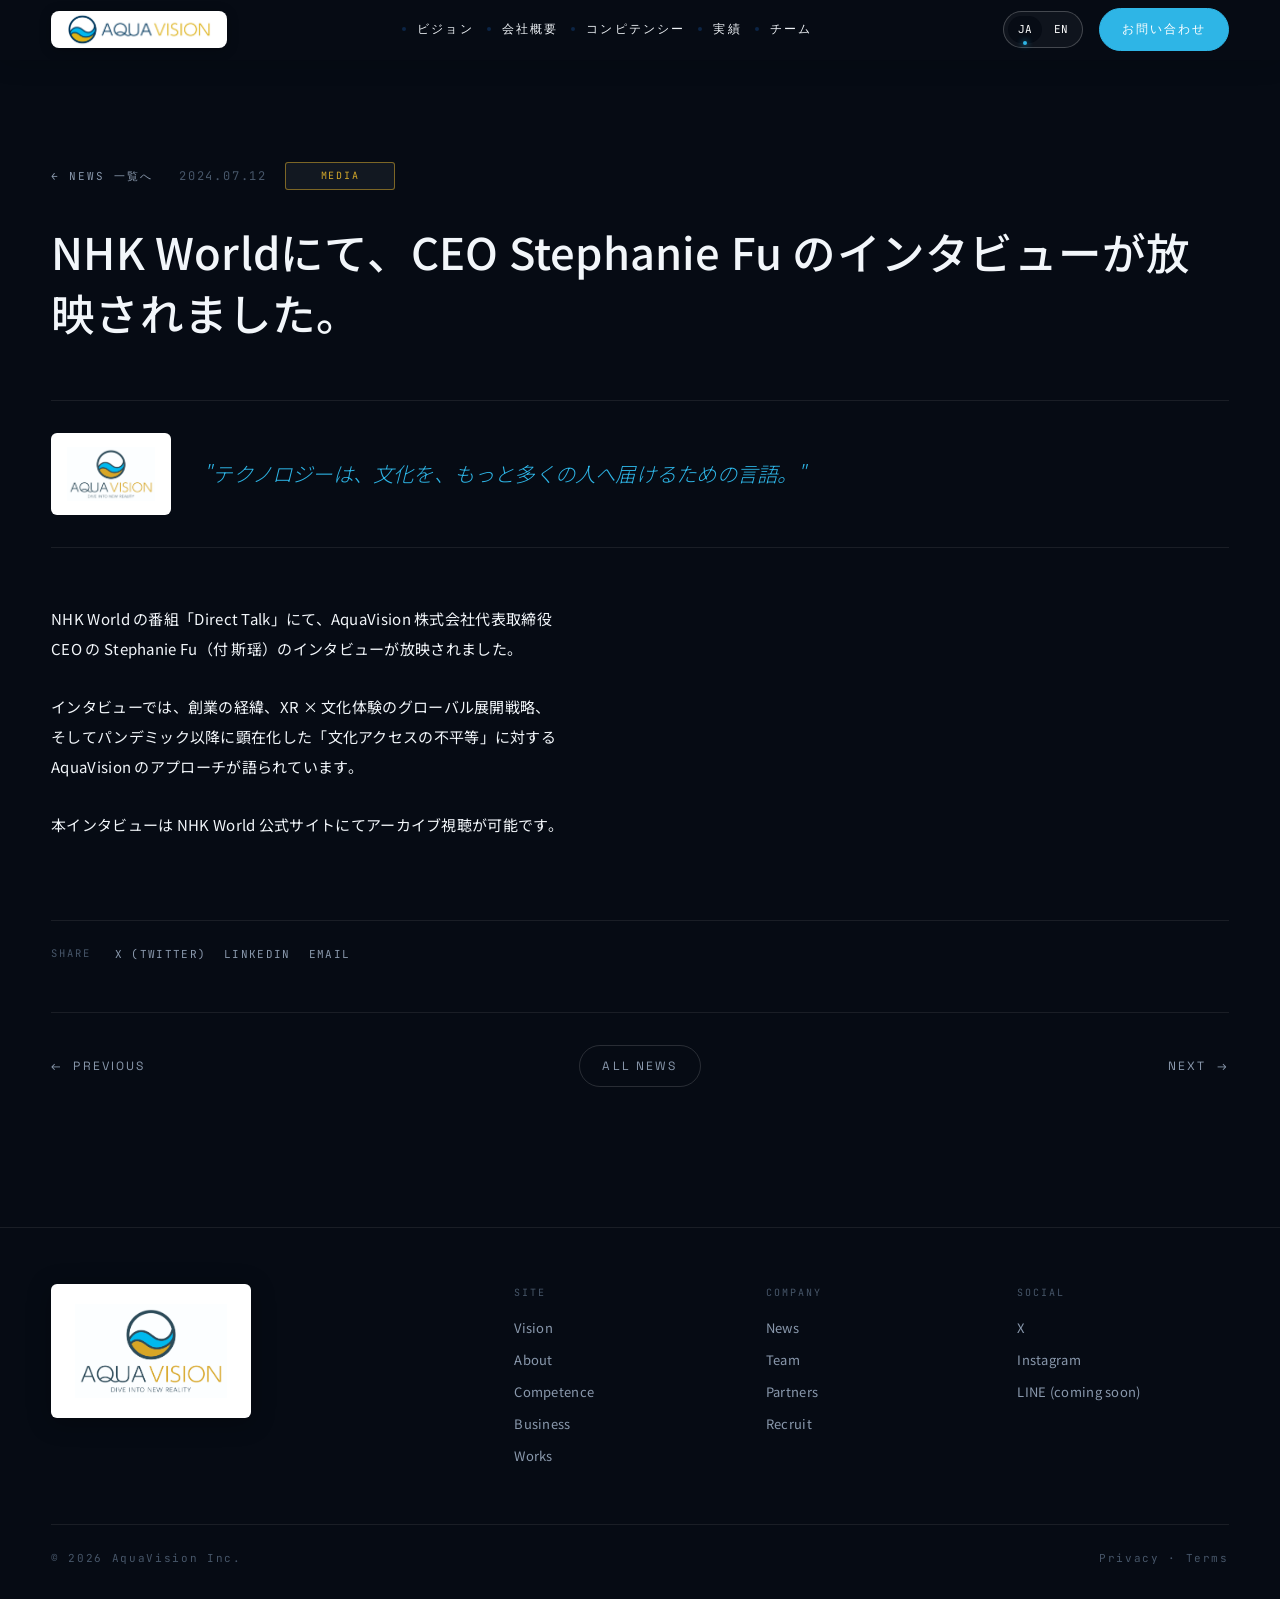
<file: news/08.html>
<!doctype html>
<html lang="ja">
<head>
<meta charset="utf-8" />
<meta name="viewport" content="width=device-width, initial-scale=1" />
<title>News — AquaVision Inc. — Dive Into New Reality</title>
<link rel="preconnect" href="https://fonts.googleapis.com">
<link rel="preconnect" href="https://fonts.gstatic.com" crossorigin>
<link rel="stylesheet" href="https://fonts.googleapis.com/css2?family=Space+Grotesk:wght@300;400;500;600;700&family=Noto+Sans+JP:wght@300;400;500;600;700&family=JetBrains+Mono:wght@400;500&display=swap">
<link rel="stylesheet" href="../styles.css">
<link rel="stylesheet" href="../subpage.css">
</head>
<body>

<!-- NAV -->
<nav class="nav scrolled" style="border-color: rgb(6, 11, 20); background-color: rgb(6, 11, 20); height: 60px;">
  <a href="../index.html#vision" class="brand nav-brand-logo" style="line-height: 37; height: 37px;">
    <img src="../assets/aquavision_logo_RGB_02_A.jpg" alt="AquaVision" style="width: auto; height: 35px;"/>
  </a>
  <ul class="nav-menu">
    <li><a href="../index.html#vision" style="color: rgb(239, 243, 247);">ビジョン</a></li>
    <li><a href="../index.html#about" style="color: rgb(239, 243, 247);">会社概要</a></li>
    <li><a href="../index.html#services" style="color: rgb(239, 243, 247);">コンピテンシー</a></li>
    <li><a href="../index.html#works" style="color: rgb(239, 243, 247);">実績</a></li>
    <li><a href="../index.html#team" style="color: rgb(239, 243, 247);">チーム</a></li>
  </ul>
  <div class="nav-right">
    <div class="lang-toggle nav-lang-desktop" role="group" aria-label="Language">
      <button class="active" style="background-color: rgb(7, 12, 21);">JA</button>
      <button style="color: rgb(255, 255, 255);">EN</button>
    </div>
    <button type="button" class="cta-pill primary nav-cta-desktop" onclick="openContactPopup()">お問い合わせ</button>
    <button class="hamburger" id="hamburger" aria-label="メニュー" aria-expanded="false">
      <span></span><span></span><span></span>
    </button>
  </div>
</nav>
<div class="mobile-menu-overlay" id="menuOverlay" style="display:none;"></div>
<div class="mobile-menu" id="mobileMenu" aria-hidden="true">
  <ul class="mobile-menu-list">
    <li><a href="../index.html#vision">ビジョン</a></li>
    <li><a href="../index.html#about">会社概要</a></li>
    <li><a href="../index.html#services">コンピテンシー</a></li>
    <li><a href="../index.html#works">実績</a></li>
    <li><a href="../index.html#team">チーム</a></li>
  </ul>
  <div class="mobile-menu-bottom">
    <div class="lang-toggle" role="group" aria-label="Language">
      <button class="active">JA</button>
      <button>EN</button>
    </div>
    <button type="button" class="cta-pill primary" onclick="openContactPopup()">お問い合わせ</button>
  </div>
</div>
<script>
(function(){
  var btn=document.getElementById('hamburger'),menu=document.getElementById('mobileMenu'),overlay=document.getElementById('menuOverlay');
  function openMenu(){btn.classList.add('open');menu.classList.add('open');overlay.style.display='block';document.body.style.overflow='hidden';btn.setAttribute('aria-expanded','true');menu.setAttribute('aria-hidden','false');}
  function closeMenu(){btn.classList.remove('open');menu.classList.remove('open');overlay.style.display='none';document.body.style.overflow='';btn.setAttribute('aria-expanded','false');menu.setAttribute('aria-hidden','true');}
  btn.addEventListener('click',function(){btn.classList.contains('open')?closeMenu():openMenu();});
  overlay.addEventListener('click',closeMenu);
  menu.querySelectorAll('a').forEach(function(a){a.addEventListener('click',closeMenu);});
})();
</script>



<article class="news-article">
  <div class="container">
    <div class="news-article-meta">
      <a href="../news.html" class="news-back" data-ja="← News 一覧へ" data-en="← Back to News">← News 一覧へ</a>
      <span class="news-date" style="font-family:var(--font-mono); font-size:12px; letter-spacing:.15em; color:var(--fg-mute);">2024.07.12</span>
      <span class="news-cat media">MEDIA</span>
    </div>

    <h1 class="news-article-title">NHK Worldにて、CEO Stephanie Fu のインタビューが放映されました。</h1>

    <div class="news-article-hero">
      <div class="news-article-hero-mark">
        <img src="../assets/logo-vertical-cmyk.jpg" alt="AquaVision" />
      </div>
      <div class="news-article-quote">"テクノロジーは、文化を、もっと多くの人へ届けるための言語。"</div>
    </div>

    <div class="news-article-body">
      <p>NHK World の番組「Direct Talk」にて、AquaVision 株式会社代表取締役 CEO の Stephanie Fu（付 斯瑶）のインタビューが放映されました。</p>
      <p>インタビューでは、創業の経緯、XR × 文化体験のグローバル展開戦略、そしてパンデミック以降に顕在化した「文化アクセスの不平等」に対する AquaVision のアプローチが語られています。</p>
      <p>本インタビューは NHK World 公式サイトにてアーカイブ視聴が可能です。</p>
    </div>

    <div class="news-article-share">
      <div class="news-share-label">Share</div>
      <div class="news-share-links">
        <a href="#" target="_blank" rel="noopener noreferrer">X (Twitter)</a>
        <a href="#" target="_blank" rel="noopener noreferrer">LinkedIn</a>
        <a href="mailto:?subject=NHK%20World%E3%81%AB%E3%81%A6%E3%80%81CEO%20Stephanie%20Fu%20%E3%81%AE%E3%82%A4%E3%83%B3%E3%82%BF%E3%83%93%E3%83%A5%E3%83%BC%E3%81%8C%E6%94%BE%E6%98%A0%E3%81%95%E3%82%8C%E3%81%BE%E3%81%97%E3%81%9F%E3%80%82">Email</a>
      </div>
    </div>

    <nav class="news-article-nav">
      <a href="07.html" class="news-nav-link prev">
        <span class="news-nav-arrow">←</span>
        <span>Previous</span>
      </a>
      <a href="../news.html" class="news-nav-link all">All News</a>
      <a href="09.html" class="news-nav-link next">
        <span>Next</span>
        <span class="news-nav-arrow">→</span>
      </a>
    </nav>
  </div>
</article>

<!-- FOOTER -->
<footer class="footer">
  <div class="footer-brand">
    <div class="footer-logo-card">
      <img src="../assets/logo-vertical-cmyk.jpg" alt="AquaVision — Dive Into New Reality" />
    </div>
  </div>
  <div class="footer-col">
    <h5>Site</h5>
    <ul>
      <li><a href="../index.html#vision">Vision</a></li>
      <li><a href="../index.html#about">About</a></li>
      <li><a href="../index.html#services">Competence</a></li>
      <li><a href="../index.html#business">Business</a></li>
      <li><a href="../index.html#works">Works</a></li>
    </ul>
  </div>
  <div class="footer-col">
    <h5>Company</h5>
    <ul>
      <li><a href="../news.html">News</a></li>
      <li><a href="../index.html#team">Team</a></li>
      <li><a href="../index.html#partners">Partners</a></li>
      <li><a href="../recruit.html">Recruit</a></li>
    </ul>
  </div>
  <div class="footer-col">
    <h5>Social</h5>
    <ul>
      <li><a href="https://x.com/AquaVisionVR" target="_blank" rel="noopener noreferrer">X</a></li>
      <li><a href="https://www.instagram.com/artmasters.jp/" target="_blank" rel="noopener noreferrer">Instagram</a></li>
      <li><a href="#">LINE  (coming soon)</a></li>
    </ul>
  </div>
  <div class="footer-bottom">
    <span>© 2026 AquaVision Inc.</span>
    <a href="#">Privacy · Terms</a>
  </div>
</footer>



<script>
(function(){
  var JA = ['ビジョン','会社概要','コンピテンシー','実績','チーム'];
  var EN = ['Vision','About','Competence','Works','Team'];
  function applyLang(lang){
    var items = document.querySelectorAll('.nav-menu li a');
    var texts = lang === 'en' ? EN : JA;
    items.forEach(function(a,i){ if(texts[i]) a.textContent = texts[i]; });
    var mItems = document.querySelectorAll('.mobile-menu-list li a');
    mItems.forEach(function(a,i){ if(texts[i]) a.textContent = texts[i]; });
    var ctas = document.querySelectorAll('.nav-cta-desktop, .mobile-menu-bottom .cta-pill');
    ctas.forEach(function(el){ el.textContent = lang === 'en' ? 'Contact' : 'お問い合わせ'; });
    document.querySelectorAll('[data-ja]').forEach(function(el){
      var txt = lang === 'en' ? el.getAttribute('data-en') : el.getAttribute('data-ja');
      if(txt !== null) el.innerHTML = txt;
    });
    document.querySelectorAll('.lang-toggle button').forEach(function(btn){
      btn.classList.toggle('active', btn.textContent.trim().toLowerCase() === lang);
    });
    localStorage.setItem('aq_lang', lang);
  }
  document.querySelectorAll('.lang-toggle button').forEach(function(btn){
    btn.addEventListener('click', function(){ applyLang(btn.textContent.trim().toLowerCase()); });
  });
  var saved = localStorage.getItem('aq_lang');
  if(saved) applyLang(saved);
})();
</script>
<script src="../contact-popup.js"></script>
</body>
</html>
</file>
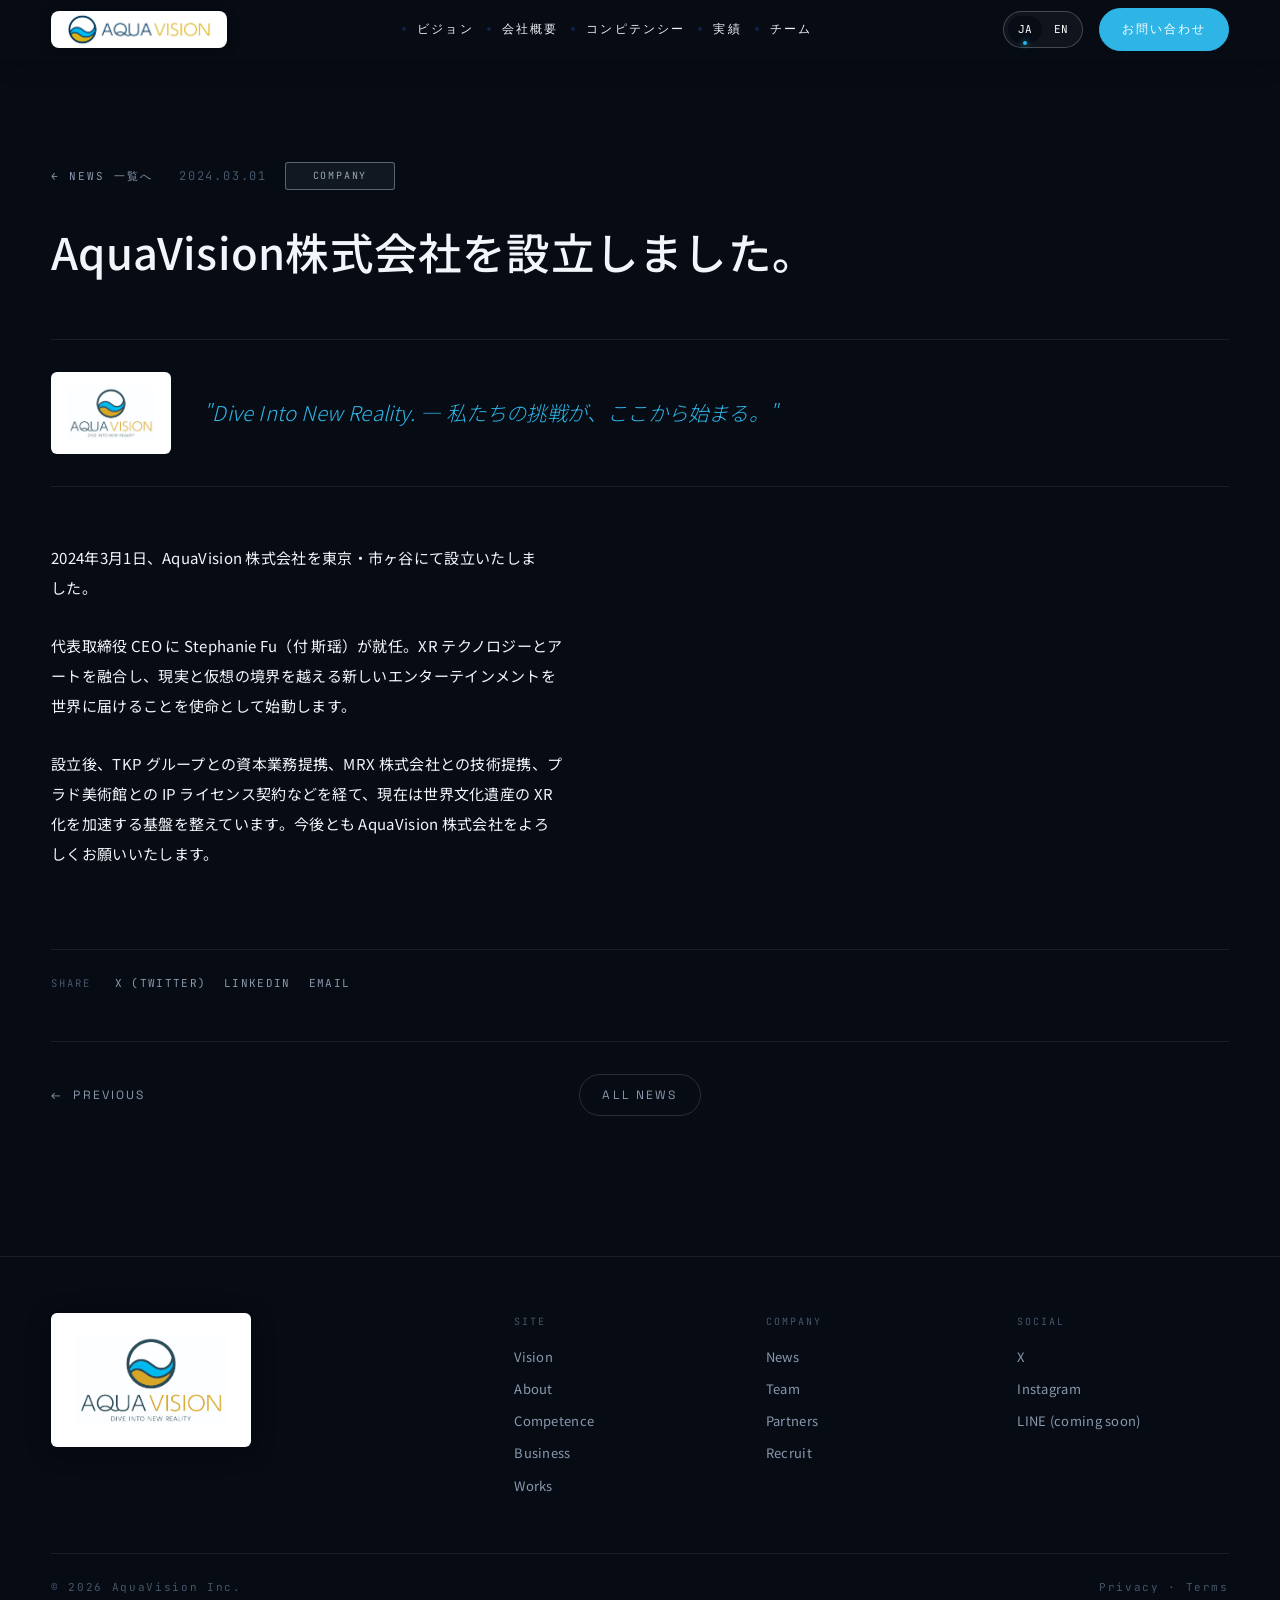
<file: news/09.html>
<!doctype html>
<html lang="ja">
<head>
<meta charset="utf-8" />
<meta name="viewport" content="width=device-width, initial-scale=1" />
<title>News — AquaVision Inc. — Dive Into New Reality</title>
<link rel="preconnect" href="https://fonts.googleapis.com">
<link rel="preconnect" href="https://fonts.gstatic.com" crossorigin>
<link rel="stylesheet" href="https://fonts.googleapis.com/css2?family=Space+Grotesk:wght@300;400;500;600;700&family=Noto+Sans+JP:wght@300;400;500;600;700&family=JetBrains+Mono:wght@400;500&display=swap">
<link rel="stylesheet" href="../styles.css">
<link rel="stylesheet" href="../subpage.css">
</head>
<body>

<!-- NAV -->
<nav class="nav scrolled" style="border-color: rgb(6, 11, 20); background-color: rgb(6, 11, 20); height: 60px;">
  <a href="../index.html#vision" class="brand nav-brand-logo" style="line-height: 37; height: 37px;">
    <img src="../assets/aquavision_logo_RGB_02_A.jpg" alt="AquaVision" style="width: auto; height: 35px;"/>
  </a>
  <ul class="nav-menu">
    <li><a href="../index.html#vision" style="color: rgb(239, 243, 247);">ビジョン</a></li>
    <li><a href="../index.html#about" style="color: rgb(239, 243, 247);">会社概要</a></li>
    <li><a href="../index.html#services" style="color: rgb(239, 243, 247);">コンピテンシー</a></li>
    <li><a href="../index.html#works" style="color: rgb(239, 243, 247);">実績</a></li>
    <li><a href="../index.html#team" style="color: rgb(239, 243, 247);">チーム</a></li>
  </ul>
  <div class="nav-right">
    <div class="lang-toggle nav-lang-desktop" role="group" aria-label="Language">
      <button class="active" style="background-color: rgb(7, 12, 21);">JA</button>
      <button style="color: rgb(255, 255, 255);">EN</button>
    </div>
    <button type="button" class="cta-pill primary nav-cta-desktop" onclick="openContactPopup()">お問い合わせ</button>
    <button class="hamburger" id="hamburger" aria-label="メニュー" aria-expanded="false">
      <span></span><span></span><span></span>
    </button>
  </div>
</nav>
<div class="mobile-menu-overlay" id="menuOverlay" style="display:none;"></div>
<div class="mobile-menu" id="mobileMenu" aria-hidden="true">
  <ul class="mobile-menu-list">
    <li><a href="../index.html#vision">ビジョン</a></li>
    <li><a href="../index.html#about">会社概要</a></li>
    <li><a href="../index.html#services">コンピテンシー</a></li>
    <li><a href="../index.html#works">実績</a></li>
    <li><a href="../index.html#team">チーム</a></li>
  </ul>
  <div class="mobile-menu-bottom">
    <div class="lang-toggle" role="group" aria-label="Language">
      <button class="active">JA</button>
      <button>EN</button>
    </div>
    <button type="button" class="cta-pill primary" onclick="openContactPopup()">お問い合わせ</button>
  </div>
</div>
<script>
(function(){
  var btn=document.getElementById('hamburger'),menu=document.getElementById('mobileMenu'),overlay=document.getElementById('menuOverlay');
  function openMenu(){btn.classList.add('open');menu.classList.add('open');overlay.style.display='block';document.body.style.overflow='hidden';btn.setAttribute('aria-expanded','true');menu.setAttribute('aria-hidden','false');}
  function closeMenu(){btn.classList.remove('open');menu.classList.remove('open');overlay.style.display='none';document.body.style.overflow='';btn.setAttribute('aria-expanded','false');menu.setAttribute('aria-hidden','true');}
  btn.addEventListener('click',function(){btn.classList.contains('open')?closeMenu():openMenu();});
  overlay.addEventListener('click',closeMenu);
  menu.querySelectorAll('a').forEach(function(a){a.addEventListener('click',closeMenu);});
})();
</script>



<article class="news-article">
  <div class="container">
    <div class="news-article-meta">
      <a href="../news.html" class="news-back" data-ja="← News 一覧へ" data-en="← Back to News">← News 一覧へ</a>
      <span class="news-date" style="font-family:var(--font-mono); font-size:12px; letter-spacing:.15em; color:var(--fg-mute);">2024.03.01</span>
      <span class="news-cat company">COMPANY</span>
    </div>

    <h1 class="news-article-title">AquaVision株式会社を設立しました。</h1>

    <div class="news-article-hero">
      <div class="news-article-hero-mark">
        <img src="../assets/logo-vertical-cmyk.jpg" alt="AquaVision" />
      </div>
      <div class="news-article-quote">"Dive Into New Reality. — 私たちの挑戦が、ここから始まる。"</div>
    </div>

    <div class="news-article-body">
      <p>2024年3月1日、AquaVision 株式会社を東京・市ヶ谷にて設立いたしました。</p>
      <p>代表取締役 CEO に Stephanie Fu（付 斯瑶）が就任。XR テクノロジーとアートを融合し、現実と仮想の境界を越える新しいエンターテインメントを世界に届けることを使命として始動します。</p>
      <p>設立後、TKP グループとの資本業務提携、MRX 株式会社との技術提携、プラド美術館との IP ライセンス契約などを経て、現在は世界文化遺産の XR 化を加速する基盤を整えています。今後とも AquaVision 株式会社をよろしくお願いいたします。</p>
    </div>

    <div class="news-article-share">
      <div class="news-share-label">Share</div>
      <div class="news-share-links">
        <a href="#" target="_blank" rel="noopener noreferrer">X (Twitter)</a>
        <a href="#" target="_blank" rel="noopener noreferrer">LinkedIn</a>
        <a href="mailto:?subject=AquaVision%E6%A0%AA%E5%BC%8F%E4%BC%9A%E7%A4%BE%E3%82%92%E8%A8%AD%E7%AB%8B%E3%81%97%E3%81%BE%E3%81%97%E3%81%9F%E3%80%82">Email</a>
      </div>
    </div>

    <nav class="news-article-nav">
      <a href="08.html" class="news-nav-link prev">
        <span class="news-nav-arrow">←</span>
        <span>Previous</span>
      </a>
      <a href="../news.html" class="news-nav-link all">All News</a>
      <div></div>
    </nav>
  </div>
</article>

<!-- FOOTER -->
<footer class="footer">
  <div class="footer-brand">
    <div class="footer-logo-card">
      <img src="../assets/logo-vertical-cmyk.jpg" alt="AquaVision — Dive Into New Reality" />
    </div>
  </div>
  <div class="footer-col">
    <h5>Site</h5>
    <ul>
      <li><a href="../index.html#vision">Vision</a></li>
      <li><a href="../index.html#about">About</a></li>
      <li><a href="../index.html#services">Competence</a></li>
      <li><a href="../index.html#business">Business</a></li>
      <li><a href="../index.html#works">Works</a></li>
    </ul>
  </div>
  <div class="footer-col">
    <h5>Company</h5>
    <ul>
      <li><a href="../news.html">News</a></li>
      <li><a href="../index.html#team">Team</a></li>
      <li><a href="../index.html#partners">Partners</a></li>
      <li><a href="../recruit.html">Recruit</a></li>
    </ul>
  </div>
  <div class="footer-col">
    <h5>Social</h5>
    <ul>
      <li><a href="https://x.com/AquaVisionVR" target="_blank" rel="noopener noreferrer">X</a></li>
      <li><a href="https://www.instagram.com/artmasters.jp/" target="_blank" rel="noopener noreferrer">Instagram</a></li>
      <li><a href="#">LINE  (coming soon)</a></li>
    </ul>
  </div>
  <div class="footer-bottom">
    <span>© 2026 AquaVision Inc.</span>
    <a href="#">Privacy · Terms</a>
  </div>
</footer>



<script>
(function(){
  var JA = ['ビジョン','会社概要','コンピテンシー','実績','チーム'];
  var EN = ['Vision','About','Competence','Works','Team'];
  function applyLang(lang){
    var items = document.querySelectorAll('.nav-menu li a');
    var texts = lang === 'en' ? EN : JA;
    items.forEach(function(a,i){ if(texts[i]) a.textContent = texts[i]; });
    var mItems = document.querySelectorAll('.mobile-menu-list li a');
    mItems.forEach(function(a,i){ if(texts[i]) a.textContent = texts[i]; });
    var ctas = document.querySelectorAll('.nav-cta-desktop, .mobile-menu-bottom .cta-pill');
    ctas.forEach(function(el){ el.textContent = lang === 'en' ? 'Contact' : 'お問い合わせ'; });
    document.querySelectorAll('[data-ja]').forEach(function(el){
      var txt = lang === 'en' ? el.getAttribute('data-en') : el.getAttribute('data-ja');
      if(txt !== null) el.innerHTML = txt;
    });
    document.querySelectorAll('.lang-toggle button').forEach(function(btn){
      btn.classList.toggle('active', btn.textContent.trim().toLowerCase() === lang);
    });
    localStorage.setItem('aq_lang', lang);
  }
  document.querySelectorAll('.lang-toggle button').forEach(function(btn){
    btn.addEventListener('click', function(){ applyLang(btn.textContent.trim().toLowerCase()); });
  });
  var saved = localStorage.getItem('aq_lang');
  if(saved) applyLang(saved);
})();
</script>
<script src="../contact-popup.js"></script>
</body>
</html>
</file>
<file: styles.css>
:root{
  /* Brand-rooted palette — navy + aqua + gold from AquaVision mark */
  --bg: #060B14;
  --bg-2: #0B1422;
  --bg-3: #0F1B2D;
  --navy: #0F3461;      /* brand navy (logo outline + AQUA) */
  --fg: #F2F6FA;
  --fg-dim: #8A99AD;
  --fg-mute: #475669;
  --line: rgba(255,255,255,0.08);
  --line-2: rgba(255,255,255,0.14);

  --aqua: #2EB5E6;      /* brand aqua (wave) */
  --gold: #D4A82A;      /* brand gold (VISION + lower wave) */

  --accent: oklch(0.78 0.14 220);     /* aqua */
  --accent-2: oklch(0.82 0.13 95);    /* gold */
  --accent-glow: oklch(0.78 0.14 220 / 0.35);

  --font-en: "Space Grotesk", "Helvetica Neue", Helvetica, Arial, sans-serif;
  --font-jp: "Noto Sans JP", "Hiragino Kaku Gothic ProN", sans-serif;
  --font-mono: "JetBrains Mono", ui-monospace, monospace;

  --container: 1440px;
  --gutter: clamp(20px, 4vw, 56px);
}

[data-accent="violet"]{
  --accent: oklch(0.78 0.16 295);
  --accent-2: oklch(0.66 0.20 300);
  --accent-glow: oklch(0.78 0.16 295 / 0.35);
}
[data-accent="amber"]{
  --accent: oklch(0.84 0.14 80);
  --accent-2: oklch(0.74 0.16 65);
  --accent-glow: oklch(0.84 0.14 80 / 0.32);
}
[data-accent="mint"]{
  --accent: oklch(0.84 0.13 165);
  --accent-2: oklch(0.74 0.16 170);
  --accent-glow: oklch(0.84 0.13 165 / 0.32);
}

*{ box-sizing: border-box; margin: 0; padding: 0; }
html, body{ background: var(--bg); color: var(--fg); }
html{ scroll-behavior: smooth; }
body{
  font-family: var(--font-jp);
  font-weight: 400;
  font-size: 15px;
  line-height: 1.7;
  letter-spacing: 0.02em;
  -webkit-font-smoothing: antialiased;
  overflow-x: hidden;
  text-wrap: pretty;
}

img, svg, video{ display: block; max-width: 100%; }
a{ color: inherit; text-decoration: none; }
button{ font: inherit; color: inherit; background: none; border: none; cursor: pointer; }

::selection{ background: var(--accent); color: var(--bg); }

/* ================ Reusables ================= */
.eyebrow{
  font-family: var(--font-mono);
  font-size: 11px;
  letter-spacing: 0.22em;
  text-transform: uppercase;
  color: var(--accent);
  display: inline-flex;
  align-items: center;
  gap: 10px;
}
.eyebrow::before{
  content: "";
  width: 24px; height: 1px;
  background: var(--accent);
}
.eyebrow.no-line::before{ display: none; }

.h-display{
  font-family: var(--font-en);
  font-weight: 500;
  font-size: clamp(48px, 7.5vw, 112px);
  letter-spacing: -0.025em;
  line-height: 0.95;
}
.h-section{
  font-family: var(--font-en);
  font-weight: 500;
  font-size: clamp(40px, 5vw, 72px);
  letter-spacing: -0.02em;
  line-height: 1.0;
}
.h-jp-sub{
  font-family: var(--font-jp);
  font-weight: 400;
  font-size: clamp(14px, 1vw, 16px);
  letter-spacing: 0.18em;
  color: var(--fg-dim);
  margin-top: 14px;
}
.h-sub{
  font-family: var(--font-jp);
  font-weight: 500;
  font-size: clamp(20px, 1.8vw, 28px);
  letter-spacing: 0.02em;
  line-height: 1.5;
}
.lede{
  color: var(--fg-dim);
  font-size: clamp(15px, 1.05vw, 17px);
  line-height: 1.85;
  max-width: 62ch;
}
.mono{ font-family: var(--font-mono); }

.container{
  max-width: var(--container);
  margin: 0 auto;
  padding: 0 var(--gutter);
}

.section{
  padding: clamp(80px, 12vh, 160px) 0;
  position: relative;
}
.section + .section{ border-top: 1px solid var(--line); }

.section-header{
  display: grid;
  grid-template-columns: 200px 1fr;
  gap: 32px;
  align-items: baseline;
  margin-bottom: clamp(40px, 6vw, 80px);
}
.section-header .label{
  font-family: var(--font-mono);
  font-size: 12px;
  letter-spacing: 0.18em;
  color: var(--fg-mute);
  padding-top: 12px;
}
@media (max-width: 720px){
  .section-header{ grid-template-columns: 1fr; gap: 16px; }
  .section-header .label{ padding-top: 0; }
}

/* ================ Nav ================ */
.nav{
  position: fixed;
  inset: 0 0 auto 0;
  z-index: 50;
  padding: 18px var(--gutter);
  display: flex;
  align-items: center;
  justify-content: space-between;
  background: #FFFFFF;
  border-bottom: 1px solid rgba(15, 52, 97, 0.08);
  transition: box-shadow .3s ease;
  color: var(--navy);
}
.nav.scrolled{
  box-shadow: 0 2px 24px rgba(0, 0, 0, 0.18);
}
.brand{
  display: flex; align-items: center; gap: 10px;
  font-family: var(--font-en);
  font-weight: 600;
  letter-spacing: 0.02em;
  color: var(--navy);
  background: #FFFFFF;
  padding: 6px 14px 6px 8px;
  border-radius: 999px;
  box-shadow: 0 2px 12px rgba(0, 0, 0, 0.25);
}
.brand.nav-brand-pill{
  background: #FFFFFF;
  padding: 0 18px 0 8px;
  border-radius: 999px;
  box-shadow: 0 2px 12px rgba(0, 0, 0, 0.25);
  display: inline-flex;
  align-items: center;
  gap: 12px;
  text-decoration: none;
  height: 42px;
}
.brand.nav-brand-pill .brand-name-nav{
  display: inline-flex;
  align-items: center;
  line-height: 1;
}
.brand.nav-brand-pill .aqua-part{ color: #0F3461; }
.brand.nav-brand-pill .accent{ color: #D4A82A; }

.brand.nav-brand-logo{
  background: #FFFFFF;
  padding: 5px 14px;
  border-radius: 8px;
  box-shadow: 0 2px 12px rgba(0, 0, 0, 0.25);
  height: 44px;
}
.brand.nav-brand-logo img{
  height: 100%;
  width: auto;
  display: block;
}
.brand-mark{
  width: 28px; height: 28px;
  display: grid; place-items: center;
}
.brand-name{ font-size: 15px; }
.brand-name .accent{ color: var(--gold); }

.nav-menu{
  display: flex; gap: 28px;
  font-family: var(--font-en);
  font-size: 12px;
  letter-spacing: 0.18em;
  text-transform: uppercase;
  color: rgba(15, 52, 97, 0.65);
}
.nav-menu a{ transition: color .2s; position: relative; padding: 6px 0; color: inherit; }
.nav-menu a:hover{ color: var(--navy); }
.nav-menu a:hover::after{
  content: ""; position: absolute; left: 0; bottom: 0; height: 1px; width: 100%;
  background: var(--navy);
}
@media (max-width: 900px){ .nav-menu{ display: none; } }

.nav-right{ display: flex; align-items: center; gap: 16px; }
@media (max-width: 900px){
  .nav-lang-desktop,
  .nav-cta-desktop{ display: none !important; }
}
.nav-lang-mobile{ display: none !important; }
@media (max-width: 900px){
  .nav-lang-mobile{ display: flex !important; }
}

/* ================ Hamburger ================ */
.hamburger{
  display: none;
  flex-direction: column;
  gap: 5px;
  width: 36px;
  height: 36px;
  justify-content: center;
  align-items: center;
  border: 1px solid rgba(255,255,255,0.2);
  border-radius: 6px;
  background: rgba(255,255,255,0.06);
  transition: background .2s, border-color .2s;
  flex-shrink: 0;
}
.hamburger:hover{ background: rgba(255,255,255,0.12); border-color: rgba(255,255,255,0.35); }
.hamburger span{
  display: block;
  width: 18px; height: 1.5px;
  background: #fff;
  border-radius: 2px;
  transition: transform .3s cubic-bezier(.2,.7,.2,1), opacity .3s;
  transform-origin: center;
}
.hamburger.open span:nth-child(1){ transform: translateY(6.5px) rotate(45deg); }
.hamburger.open span:nth-child(2){ opacity: 0; transform: scaleX(0); }
.hamburger.open span:nth-child(3){ transform: translateY(-6.5px) rotate(-45deg); }
@media (max-width: 900px){ .hamburger{ display: flex; } }

/* ================ Mobile menu ================ */
.mobile-menu-overlay{
  position: fixed; inset: 0;
  z-index: 44;
  background: rgba(0,0,0,0.55);
  backdrop-filter: blur(3px);
}
.mobile-menu{
  position: fixed;
  top: 60px; right: 0; bottom: 0;
  width: min(300px, 100vw);
  z-index: 45;
  background: rgb(8, 14, 26);
  border-left: 1px solid rgba(255,255,255,0.09);
  display: flex;
  flex-direction: column;
  padding: 28px 24px 32px;
  transform: translateX(100%);
  transition: transform .35s cubic-bezier(.2,.7,.2,1);
  will-change: transform;
}
.mobile-menu.open{ transform: translateX(0); }
.mobile-menu-list{
  list-style: none;
  flex: 1;
}
.mobile-menu-list a{
  display: block;
  font-family: var(--font-en);
  font-size: 13px;
  letter-spacing: 0.2em;
  text-transform: uppercase;
  color: rgba(255,255,255,0.65);
  padding: 15px 0;
  border-bottom: 1px solid rgba(255,255,255,0.07);
  transition: color .2s, padding-left .2s;
}
.mobile-menu-list a:hover{ color: var(--aqua); padding-left: 6px; }
.mobile-menu-bottom{
  display: flex;
  flex-direction: column;
  gap: 14px;
  padding-top: 24px;
  border-top: 1px solid rgba(255,255,255,0.09);
}
.mobile-menu-bottom .lang-toggle{
  border-color: rgba(255,255,255,0.18);
}
.mobile-menu-bottom .cta-pill{
  text-align: center;
  justify-content: center;
}
.lang-toggle{
  font-family: var(--font-mono);
  font-size: 11px;
  letter-spacing: 0.15em;
  border: 1px solid rgba(255, 255, 255, 0.22);
  border-radius: 999px;
  padding: 4px;
  display: flex;
  gap: 2px;
  background: rgba(255, 255, 255, 0.04);
}
.lang-toggle button{
  padding: 4px 10px;
  border-radius: 999px;
  color: #FFFFFF;
  transition: all .2s;
  position: relative;
}
.lang-toggle button:hover{ background: rgba(255, 255, 255, 0.08); }
.lang-toggle button.active{
  background: rgba(255, 255, 255, 0.08);
  color: #FFFFFF;
  font-weight: 400;
}
/* small aqua dot indicator under the active option */
.lang-toggle button.active::after{
  content: "";
  position: absolute;
  left: 50%;
  bottom: -2px;
  transform: translateX(-50%);
  width: 4px; height: 4px;
  border-radius: 50%;
  background: var(--aqua);
  box-shadow: 0 0 6px var(--aqua);
}
.cta-pill{
  font-family: var(--font-en);
  font-size: 12px;
  letter-spacing: 0.16em;
  text-transform: uppercase;
  border: 1px solid var(--fg);
  color: var(--fg);
  padding: 10px 18px;
  border-radius: 999px;
  transition: all .2s;
  display: inline-flex;
  align-items: center;
  gap: 8px;
}
.cta-pill:hover{
  background: var(--fg);
  color: var(--bg);
}
.cta-pill.primary{
  background: var(--accent);
  border-color: var(--accent);
  color: #001018;
}
.cta-pill.primary:hover{
  background: transparent;
  color: var(--accent);
}
/* CTA inside the nav — bright aqua background, white text */
.nav .cta-pill.primary{
  background: var(--aqua);
  border-color: var(--aqua);
  color: #FFFFFF !important;
  min-width: 130px;
  justify-content: center;
  text-align: center;
}
.nav .cta-pill.primary:hover{
  background: transparent;
  color: var(--aqua) !important;
  border-color: var(--aqua);
}

/* ================ Hero ================ */
.hero{
  position: relative;
  min-height: 100vh;
  display: flex;
  align-items: flex-end;
  padding: 0 var(--gutter) clamp(60px, 10vh, 120px);
  overflow: hidden;
}
.hero-canvas{
  position: absolute;
  inset: 0;
  width: 100%;
  height: 100%;
  z-index: 0;
}
.hero-vignette{
  position: absolute;
  inset: 0;
  pointer-events: none;
  background:
    radial-gradient(ellipse at 60% 40%, transparent 0%, var(--bg) 80%),
    linear-gradient(180deg, rgba(10,14,20,0.4) 0%, transparent 30%, transparent 70%, var(--bg) 100%);
}
.hero-content{
  position: relative;
  z-index: 2;
  max-width: var(--container);
  margin: 0 auto;
  width: 100%;
}
.hero-meta{
  display: flex;
  justify-content: space-between;
  align-items: flex-end;
  gap: 32px;
  flex-wrap: wrap;
}
.hero-headline{
  font-family: var(--font-en);
  font-weight: 400;
  font-size: clamp(56px, 9vw, 148px);
  letter-spacing: -0.035em;
  line-height: 0.92;
  text-shadow: 0 2px 60px rgba(2,8,16,0.7);
}
.hero-headline .it{
  font-style: italic;
  font-weight: 300;
  color: var(--accent);
}
.hero-headline .thin{ font-weight: 300; }
.hero-jp{
  margin-top: 28px;
  font-size: clamp(13px, 0.95vw, 16px);
  color: var(--fg-dim);
  line-height: 1.95;
  max-width: none;
  width: max-content;
  white-space: pre;
  letter-spacing: 0.04em;
}
@media (max-width: 720px){
  .hero-jp{ font-size: 13px; white-space: pre-line; width: 100%; max-width: 100%; }
}
.hero-jp-sp{ display: none; }
@media (max-width: 720px){
  .hero-jp-pc{ display: none; }
  .hero-jp-sp{ display: block; white-space: pre-line; }
}
.hero-bottom{
  display: grid;
  grid-template-columns: 1fr auto;
  align-items: end;
  gap: 32px;
  margin-top: clamp(48px, 8vh, 96px);
}
.hero-scroll{
  font-family: var(--font-mono);
  font-size: 11px;
  letter-spacing: 0.22em;
  color: var(--fg-mute);
  text-transform: uppercase;
  display: flex; align-items: center; gap: 10px;
}
.hero-scroll .line{
  width: 40px; height: 1px; background: var(--fg-mute);
  position: relative;
  overflow: hidden;
}
.hero-scroll .line::after{
  content: "";
  position: absolute; inset: 0;
  background: var(--accent);
  animation: scroll-line 2.4s ease-in-out infinite;
}
@keyframes scroll-line{
  0%{ transform: translateX(-100%); }
  50%{ transform: translateX(0); }
  100%{ transform: translateX(100%); }
}

.hero-stats{
  display: flex; gap: clamp(20px, 3vw, 48px);
  flex-wrap: wrap;
}
.hero-stats .stat{
  min-width: 140px;
  padding-left: 14px;
  border-left: 1px solid var(--line-2);
}
.hero-stats .v{
  font-family: var(--font-en);
  font-weight: 500;
  font-size: clamp(22px, 2.2vw, 30px);
  letter-spacing: -0.015em;
  color: var(--fg);
  line-height: 1;
  white-space: nowrap;
}
.hero-stats .l{
  font-family: var(--font-mono);
  font-size: 10px;
  letter-spacing: 0.2em;
  text-transform: uppercase;
  color: var(--fg-mute);
  margin-top: 6px;
}

/* ================ About ================ */
.about-grid{
  display: grid;
  grid-template-columns: 1.2fr 1fr;
  gap: clamp(40px, 6vw, 96px);
  align-items: start;
}
.about-grid.simple{
  grid-template-columns: 1fr 1fr;
  align-items: start;
}
@media (max-width: 900px){ .about-grid, .about-grid.simple{ grid-template-columns: 1fr; } }
.about-lede{
  font-family: var(--font-jp);
  font-weight: 400;
  font-size: clamp(14px, 1vw, 16px);
  line-height: 1.95;
  letter-spacing: 0.02em;
  color: var(--fg-dim);
  max-width: 50ch;
  margin-bottom: 32px;
}
.about-image{
  position: relative;
  border: 1px solid var(--line);
  overflow: hidden;
  aspect-ratio: 16 / 10;
  background: var(--bg-2);
}
.about-image img{
  width: 100%; height: 100%;
  object-fit: cover;
  display: block;
  transition: transform 1.6s cubic-bezier(.2,.7,.2,1);
}
.about-image:hover img{ transform: scale(1.04); }
.about-image-cap{
  position: absolute;
  bottom: 12px; left: 14px;
  font-family: var(--font-mono);
  font-size: 10px;
  letter-spacing: 0.2em;
  text-transform: uppercase;
  color: var(--fg);
  background: rgba(6, 11, 20, 0.75);
  backdrop-filter: blur(8px);
  padding: 5px 10px;
  border: 1px solid var(--line-2);
}
@media (max-width: 900px){ .about-grid{ grid-template-columns: 1fr; } }
.about-statement{
  font-family: var(--font-jp);
  font-weight: 400;
  font-size: clamp(22px, 2.4vw, 36px);
  line-height: 1.55;
  letter-spacing: 0.01em;
}
.about-statement em{
  font-style: normal;
  color: var(--accent);
}
.about-aside{
  border-left: 1px solid var(--line);
  padding-left: clamp(20px, 3vw, 40px);
  color: var(--fg-dim);
  line-height: 1.85;
}
.about-meta{
  display: grid;
  grid-template-columns: 110px 1fr;
  gap: 18px 28px;
  font-size: 14.5px;
  line-height: 1.7;
}
.about-grid.simple .about-meta{
  margin-top: 0;
  border-top: none;
  padding-top: 0;
}
.about-grid.simple .about-meta dt{
  padding-top: 5px;
}
.about-grid.simple .about-meta dd{
  border-bottom: 1px solid var(--line);
  padding-bottom: 18px;
  white-space: pre-line;
}
.about-grid.simple .about-meta dt{
  border-bottom: 1px solid var(--line);
  padding-bottom: 18px;
}
.about-grid.simple .about-meta > :nth-last-child(-n+2){
  border-bottom: none;
  padding-bottom: 0;
}
.about-meta dt{
  font-family: var(--font-mono);
  font-size: 10px;
  letter-spacing: 0.2em;
  text-transform: uppercase;
  color: var(--fg-mute);
  padding-top: 3px;
}
.about-meta dd{ color: var(--fg); }

/* ================ Services ================ */
/* ================ Services (Core Competence cards) ================ */
.services{
  display: grid;
  grid-template-columns: repeat(3, 1fr);
  gap: 1px;
  background: var(--line);
  border: 1px solid var(--line);
}
@media (max-width: 900px){ .services{ grid-template-columns: repeat(2, 1fr); } }
@media (max-width: 600px){ .services{ grid-template-columns: 1fr; } }

.service-image{
  background: #000 !important;
  padding: 0 !important;
  position: relative;
  overflow: hidden;
  cursor: default;
}
.service-image img{
  width: 100%;
  height: 100%;
  object-fit: cover;
  display: block;
}
.service-image-cap{
  position: absolute;
  inset: auto 0 0 0;
  padding: 20px 24px;
  background: linear-gradient(180deg, transparent, rgba(0,0,0,0.85));
}
.service-image-kicker{
  font-family: var(--font-mono);
  font-size: 10px;
  letter-spacing: 0.22em;
  text-transform: uppercase;
  color: var(--accent);
  margin-bottom: 6px;
}
.service-image-title{
  font-family: var(--font-en);
  font-weight: 500;
  font-size: clamp(16px, 1.4vw, 20px);
  letter-spacing: -0.01em;
  color: var(--fg);
  margin-bottom: 4px;
}
.service-image-sub{
  font-family: var(--font-mono);
  font-size: 10.5px;
  letter-spacing: 0.12em;
  color: var(--fg-dim);
  text-transform: uppercase;
}
.service{
  background: var(--bg);
  padding: clamp(22px, 2.4vw, 36px);
  min-height: 340px;
  display: flex;
  flex-direction: column;
  justify-content: space-between;
  position: relative;
  overflow: hidden;
  transition: background .35s ease;
  cursor: default;
}
.service:hover{ background: var(--bg-2); }
.service:hover .service-glyph{ opacity: 1; transform: translateY(0) scale(1); color: var(--accent); }
.service-num{
  font-family: var(--font-mono);
  font-size: 11px;
  letter-spacing: 0.2em;
  color: var(--fg-mute);
}
.service-glyph{
  width: 64px; height: 64px;
  margin: 16px 0 24px;
  opacity: 0.85;
  transform: translateY(4px) scale(0.95);
  transition: all .5s cubic-bezier(.2,.7,.2,1);
  color: var(--fg-dim);
}
.service-title{
  font-family: var(--font-en);
  font-weight: 500;
  font-size: clamp(22px, 2vw, 30px);
  letter-spacing: -0.015em;
  line-height: 1.15;
}
.service-title .jp{
  display: block;
  font-family: var(--font-jp);
  font-size: 13px;
  color: var(--fg-dim);
  letter-spacing: 0.15em;
  margin-top: 8px;
  font-weight: 400;
}
.service-body{
  color: var(--fg-dim);
  font-size: 13.5px;
  line-height: 1.8;
  margin-top: 20px;
}
.service-tags{
  display: flex; flex-wrap: wrap;
  gap: 6px;
  margin-top: 24px;
}
.tag{
  font-family: var(--font-mono);
  font-size: 10.5px;
  letter-spacing: 0.12em;
  color: var(--fg-dim);
  border: 1px solid var(--line-2);
  padding: 4px 9px;
  border-radius: 4px;
}

/* ================ Works ================ */
.featured-work{
  display: grid;
  grid-template-columns: 1.15fr 1fr;
  gap: clamp(32px, 5vw, 72px);
  align-items: stretch;
  margin-bottom: 24px;
}
@media (max-width: 900px){ .featured-work{ grid-template-columns: 1fr; } }
.featured-work-vis{
  position: relative;
  aspect-ratio: 4 / 3;
  overflow: hidden;
  border: 1px solid var(--line);
  background: var(--bg-2);
}
.featured-work-vis svg{ width: 100%; height: 100%; }
.featured-work-kicker{
  position: absolute;
  top: 18px; left: 18px;
  z-index: 2;
  font-family: var(--font-mono);
  font-size: 10px;
  letter-spacing: 0.22em;
  text-transform: uppercase;
  color: var(--accent);
  background: rgba(6, 11, 20, 0.7);
  backdrop-filter: blur(8px);
  border: 1px solid var(--line-2);
  padding: 6px 12px;
}
.featured-work-body{ display: flex; flex-direction: column; justify-content: center; padding: 8px 0; }
.featured-work-title{
  font-family: var(--font-en);
  font-weight: 500;
  font-size: clamp(36px, 4.5vw, 64px);
  letter-spacing: -0.02em;
  line-height: 1.0;
  margin-bottom: 12px;
}
.featured-work-sub{
  font-family: var(--font-jp);
  font-size: clamp(15px, 1.2vw, 18px);
  color: var(--fg-dim);
  margin-bottom: 24px;
  letter-spacing: 0.05em;
}
.featured-work-p{
  color: var(--fg-dim);
  font-size: 14.5px;
  line-height: 1.85;
  margin-bottom: 14px;
}
.featured-work-meta{
  margin-top: 24px;
  display: grid;
  grid-template-columns: 110px 1fr;
  gap: 10px 24px;
  font-size: 13px;
  border-top: 1px solid var(--line);
  padding-top: 20px;
}
.featured-work-meta dt{
  font-family: var(--font-mono);
  font-size: 10px;
  letter-spacing: 0.2em;
  text-transform: uppercase;
  color: var(--fg-mute);
}
.featured-work-meta dd{ color: var(--fg); }

.works{
  display: grid;
  grid-template-columns: repeat(2, 1fr);
  gap: clamp(20px, 2.4vw, 36px);
}
@media (max-width: 720px){ .works{ grid-template-columns: 1fr; } }
.work{
  position: relative;
  cursor: pointer;
  transition: transform .5s cubic-bezier(.2,.7,.2,1);
  background: none;
  border: none;
  padding: 0;
  text-align: left;
  font: inherit;
  color: inherit;
  display: block;
  width: 100%;
}
.work:hover{ transform: translateY(-4px); }
.work-img{
  width: 100%;
  height: 100%;
  object-fit: cover;
  display: block;
  transition: transform 1s cubic-bezier(.2,.7,.2,1);
}
.work:hover .work-img{ transform: scale(1.03); }
.work:hover .work-plus{ background: var(--aqua); color: #001018; transform: scale(1.05); }
.work-plus{
  position: absolute;
  bottom: 14px; right: 14px;
  width: 34px; height: 34px;
  border-radius: 50%;
  background: rgba(6, 11, 20, 0.7);
  border: 1px solid var(--line-2);
  backdrop-filter: blur(8px);
  color: var(--fg);
  display: grid; place-items: center;
  transition: all .25s ease;
  z-index: 3;
}
.work-tagline{
  margin-top: 10px;
  font-family: var(--font-mono);
  font-size: 10.5px;
  letter-spacing: 0.18em;
  color: var(--accent);
  text-transform: uppercase;
}
.work-thumb{
  position: relative;
  aspect-ratio: 16 / 11;
  overflow: hidden;
  border: 1px solid var(--line);
  background: var(--bg-2);
}
.work-thumb::after{
  content: "";
  position: absolute; inset: 0;
  background: linear-gradient(180deg, transparent 50%, rgba(10,14,20,0.75) 100%);
}
.work-thumb svg{ width: 100%; height: 100%; }
.work:hover .work-thumb svg .accent-stroke{ stroke: var(--accent); }
.work-info{
  display: flex;
  justify-content: space-between;
  align-items: baseline;
  margin-top: 14px;
  gap: 16px;
}
.work-title{
  font-family: var(--font-en);
  font-weight: 500;
  font-size: clamp(16px, 1.3vw, 20px);
  letter-spacing: -0.01em;
}
.work-title .jp{
  display: block;
  font-family: var(--font-jp);
  font-size: 12px;
  font-weight: 400;
  color: var(--fg-dim);
  margin-top: 4px;
  letter-spacing: 0.05em;
}
.work-meta{
  font-family: var(--font-mono);
  font-size: 10.5px;
  letter-spacing: 0.18em;
  color: var(--fg-mute);
  text-transform: uppercase;
  white-space: nowrap;
}
.work-tag{
  position: absolute;
  top: 14px; left: 14px;
  z-index: 2;
  font-family: var(--font-mono);
  font-size: 10px;
  letter-spacing: 0.2em;
  text-transform: uppercase;
  background: rgba(10,14,20,0.7);
  backdrop-filter: blur(8px);
  border: 1px solid var(--line-2);
  padding: 4px 8px;
  color: var(--fg);
}

.work.span-7, .work.span-5, .work.span-6, .work.span-4, .work.span-8{ grid-column: auto; }
@media (max-width: 720px){
  .work[class*="span-"]{ grid-column: span 1; }
}

/* ================ Technology ================ */
.tech-wrap{
  display: grid;
  grid-template-columns: 1fr 1.1fr;
  gap: clamp(40px, 6vw, 96px);
  align-items: center;
}
@media (max-width: 900px){ .tech-wrap{ grid-template-columns: 1fr; } }
.tech-vis{
  aspect-ratio: 1 / 1;
  position: relative;
  border: 1px solid var(--line);
  background:
    radial-gradient(circle at 50% 50%, rgba(255,255,255,0.03), transparent 60%),
    linear-gradient(135deg, var(--bg-2) 0%, var(--bg) 100%);
  overflow: hidden;
}
.tech-vis-label{
  position: absolute;
  top: 16px; left: 16px;
  font-family: var(--font-mono);
  font-size: 10px;
  letter-spacing: 0.2em;
  color: var(--fg-mute);
}
.tech-vis-label .dot{
  display: inline-block;
  width: 6px; height: 6px;
  border-radius: 50%;
  background: var(--accent);
  margin-right: 8px;
  vertical-align: middle;
  box-shadow: 0 0 12px var(--accent-glow);
  animation: pulse 2s ease-in-out infinite;
}
@keyframes pulse{
  0%, 100%{ opacity: 1; transform: scale(1); }
  50%{ opacity: 0.6; transform: scale(0.85); }
}
.tech-list{
  list-style: none;
}
.tech-item{
  padding: 24px 0;
  border-top: 1px solid var(--line);
  display: grid;
  grid-template-columns: 40px 1fr auto;
  gap: 20px;
  align-items: baseline;
  cursor: default;
  transition: padding .3s;
}
.tech-item:last-child{ border-bottom: 1px solid var(--line); }
.tech-item:hover{ padding-left: 12px; }
.tech-item:hover .tech-name{ color: var(--accent); }
.tech-num{
  font-family: var(--font-mono);
  font-size: 11px;
  color: var(--fg-mute);
  letter-spacing: 0.15em;
}
.tech-name{
  font-family: var(--font-en);
  font-weight: 500;
  font-size: clamp(20px, 1.8vw, 26px);
  letter-spacing: -0.01em;
  transition: color .3s;
}
.tech-name .jp{
  font-family: var(--font-jp);
  font-size: 13px;
  font-weight: 400;
  color: var(--fg-dim);
  margin-left: 12px;
  letter-spacing: 0.06em;
}
.tech-keyword{
  font-family: var(--font-mono);
  font-size: 11px;
  letter-spacing: 0.18em;
  color: var(--fg-mute);
  text-transform: uppercase;
}

/* ================ News ================ */
.news-list{ list-style: none; }
.news-item-link{
  display: grid;
  grid-template-columns: 140px 120px 1fr 32px;
  gap: 24px;
  align-items: center;
  text-decoration: none;
  color: inherit;
  width: 100%;
}
@media (max-width: 720px){
  .news-item-link{ grid-template-columns: 1fr; gap: 8px; }
}
.news-item{
  padding: 0;
  border-top: 1px solid var(--line);
  cursor: pointer;
  transition: all .25s;
}
.news-item:last-child{ border-bottom: 1px solid var(--line); }
.news-item .news-item-link{ padding: 28px 0; transition: padding .25s; }
.news-item:hover{ background: linear-gradient(90deg, transparent, rgba(255,255,255,0.02), transparent); }
.news-item:hover .news-item-link{ padding-left: 12px; padding-right: 0; }
.news-item:hover .news-arrow{ transform: translateX(4px); color: var(--accent); }
.news-date{
  font-family: var(--font-mono);
  font-size: 12px;
  letter-spacing: 0.15em;
  color: var(--fg-mute);
}
.news-cat{
  font-family: var(--font-mono);
  font-size: 10px;
  letter-spacing: 0.18em;
  text-transform: uppercase;
  padding: 0 10px !important;
  border-radius: 3px;
  display: inline-flex !important;
  align-items: center !important;
  justify-content: center !important;
  width: 110px !important;
  height: 28px !important;
  min-width: 110px !important;
  max-width: 110px !important;
  min-height: 28px !important;
  max-height: 28px !important;
  box-sizing: border-box !important;
  flex-shrink: 0 !important;
  line-height: 1 !important;
  /* defaults: aqua category color */
  --cat: 46, 181, 230;
  color: rgb(var(--cat));
  border: 1px solid rgba(var(--cat), 0.55);
  background: rgba(221, 235, 254, 0.06);
}
.news-cat.partner    { --cat: 46, 181, 230; }     /* aqua */
.news-cat.media      { --cat: 212, 168, 42; }     /* gold */
.news-cat.exhibition { --cat: 200, 130, 230; }    /* violet */
.news-cat.company    { --cat: 150, 165, 180; }    /* neutral */
.news-title{
  font-size: 15px;
  color: var(--fg);
  letter-spacing: 0.02em;
}
.news-arrow{ color: var(--fg-mute); transition: all .25s; }
@media (max-width: 720px){
  .news-item{ grid-template-columns: 1fr; gap: 8px; padding: 22px 0; }
}

/* ================ Partners ================ */
.partners{
  display: grid;
  grid-template-columns: repeat(3, 1fr);
  gap: 1px;
  background: var(--line);
  border: 1px solid var(--line);
  max-width: 880px;
  margin: 0 auto;
}
@media (max-width: 720px){ .partners{ grid-template-columns: 1fr; } }
.partners .partner{
  background: #FFFFFF;
  aspect-ratio: 16 / 11;
  display: grid;
  place-items: center;
  position: relative;
  transition: background .3s;
  padding: 20px;
}
.partners .partner:hover{ background: #f4f7fb; }
.partner-name{
  font-family: var(--font-en);
  font-weight: 500;
  font-size: clamp(15px, 1.2vw, 18px);
  letter-spacing: 0.04em;
  text-align: center;
  color: var(--navy);
  transition: color .3s;
}
.partner-logo-box{
  width: 65%;
  height: 60%;
  display: flex;
  align-items: center;
  justify-content: center;
}
.partner-logo-box img{
  max-width: 100%;
  max-height: 100%;
  width: auto;
  height: auto;
  object-fit: contain;
  display: block;
  margin: 0 auto;
}
.partner-sub{
  position: absolute;
  top: 10px; left: 12px;
  font-family: var(--font-mono);
  font-size: 9px;
  letter-spacing: 0.2em;
  color: var(--navy);
  opacity: 0.4;
  text-transform: uppercase;
}
.partner-tag{
  position: absolute;
  bottom: 10px; right: 12px;
  font-family: var(--font-mono);
  font-size: 9px;
  letter-spacing: 0.18em;
  color: var(--navy);
  opacity: 0.5;
  text-transform: uppercase;
}

/* ================ Team ================ */
.team-grid{
  display: grid;
  grid-template-columns: repeat(4, 1fr);
  gap: clamp(16px, 1.6vw, 24px);
}
@media (max-width: 900px){ .team-grid{ grid-template-columns: repeat(2, 1fr); } }
@media (max-width: 480px){ .team-grid{ grid-template-columns: 1fr; } }
.member{
  cursor: pointer;
  background: none;
  border: none;
  padding: 0;
  text-align: left;
  font: inherit;
  color: inherit;
  display: block;
  width: 100%;
}
.member-photo{
  aspect-ratio: 1 / 1;
  max-height: 260px;
  background: var(--bg-2);
  border: 1px solid var(--line);
  overflow: hidden;
  position: relative;
  transition: filter .5s, border-color .3s;
}
.member:hover .member-photo{ border-color: var(--accent); }
.member:hover .member-plus{ background: var(--accent); color: #001018; transform: scale(1.05); }
.member-photo svg{ width: 100%; height: 100%; }
.member-plus{
  position: absolute;
  bottom: 12px; right: 12px;
  width: 32px; height: 32px;
  border-radius: 50%;
  background: rgba(6, 11, 20, 0.7);
  border: 1px solid var(--line-2);
  backdrop-filter: blur(8px);
  color: var(--fg);
  display: grid; place-items: center;
  transition: all .25s ease;
}

/* ================ Member modal ================ */
.member-modal{
  position: fixed; inset: 0;
  z-index: 100;
  background: rgba(2, 6, 12, 0.78);
  backdrop-filter: blur(8px);
  display: grid; place-items: center;
  padding: var(--gutter);
  animation: modal-fade .25s ease;
}
@keyframes modal-fade{ from { opacity: 0; } to { opacity: 1; } }
.member-modal-card{
  background: var(--bg-2);
  border: 1px solid var(--line-2);
  width: min(720px, 100%);
  max-height: calc(100vh - 80px);
  overflow: auto;
  display: grid;
  grid-template-columns: 220px 1fr;
  gap: 0;
  position: relative;
  animation: modal-rise .35s cubic-bezier(.2,.7,.2,1);
}
@keyframes modal-rise{
  from{ opacity: 0; transform: translateY(20px) scale(0.98); }
  to{ opacity: 1; transform: translateY(0) scale(1); }
}
@media (max-width: 720px){ .member-modal-card{ grid-template-columns: 1fr; } }
.member-modal-photo{
  aspect-ratio: 1 / 1;
  overflow: hidden;
  background: var(--bg);
  border-right: 1px solid var(--line);
}
.member-modal-photo svg{ width: 100%; height: 100%; }
@media (max-width: 720px){
  .member-modal-photo{ aspect-ratio: 16 / 9; border-right: none; border-bottom: 1px solid var(--line); }
}
.member-modal-body{ padding: clamp(22px, 2.6vw, 32px); }
.member-modal-role{
  font-family: var(--font-mono);
  font-size: 11px;
  letter-spacing: 0.2em;
  text-transform: uppercase;
  color: var(--accent);
  margin-bottom: 12px;
}
.member-modal-name{
  font-family: var(--font-en);
  font-weight: 500;
  font-size: clamp(22px, 2vw, 30px);
  letter-spacing: -0.015em;
  line-height: 1.1;
}
.member-modal-name .jp{
  display: block;
  font-family: var(--font-jp);
  font-size: 13px;
  color: var(--fg-dim);
  font-weight: 400;
  margin-top: 4px;
  letter-spacing: 0.04em;
}
.member-modal-bio{
  margin-top: 18px;
  color: var(--fg-dim);
  font-size: 13.5px;
  line-height: 1.8;
}
.member-modal-tags{
  margin-top: 20px;
  display: flex; flex-wrap: wrap; gap: 6px;
}
.member-modal-close{
  position: absolute;
  top: 16px; right: 16px;
  width: 36px; height: 36px;
  border-radius: 50%;
  border: 1px solid var(--line-2);
  background: rgba(6, 11, 20, 0.6);
  color: var(--fg);
  display: grid; place-items: center;
  z-index: 2;
  transition: all .2s;
}
.member-modal-close:hover{ background: var(--accent); color: #001018; border-color: var(--accent); }
.member-role{
  font-family: var(--font-mono);
  font-size: 10px;
  letter-spacing: 0.18em;
  text-transform: uppercase;
  color: var(--accent);
  margin-top: 14px;
}
.member-name{
  font-family: var(--font-en);
  font-weight: 500;
  font-size: 16px;
  letter-spacing: -0.01em;
  margin-top: 4px;
}
.member-name .jp{
  display: block;
  font-family: var(--font-jp);
  font-size: 12px;
  color: var(--fg-dim);
  font-weight: 400;
  margin-top: 2px;
}
.member-cta{
  margin-top: 12px;
  display: inline-flex;
  align-items: center;
  gap: 8px;
  font-family: var(--font-mono);
  font-size: 10.5px;
  letter-spacing: 0.18em;
  text-transform: uppercase;
  color: var(--fg-dim);
  transition: color .25s, transform .25s;
}
.member:hover .member-cta{ color: var(--aqua); }
.member:hover .member-cta svg{ transform: translateX(4px); }
.member-cta svg{ transition: transform .25s; }

/* ================ Contact ================ */
.contact{
  padding: clamp(80px, 14vh, 200px) 0;
  text-align: center;
  position: relative;
  overflow: hidden;
}
.contact-bg{
  position: absolute; inset: 0;
  background:
    radial-gradient(ellipse 80% 60% at 50% 70%, var(--accent-glow), transparent 70%);
  opacity: 0.25;
  pointer-events: none;
}
.contact-inner{ position: relative; z-index: 1; }
.contact-line{
  font-family: var(--font-en);
  font-weight: 400;
  font-size: clamp(40px, 6.5vw, 96px);
  letter-spacing: -0.025em;
  line-height: 1.02;
}
.contact-line em{
  font-style: italic;
  font-weight: 300;
  color: var(--aqua);
  position: relative;
  background: linear-gradient(90deg, var(--aqua) 0%, oklch(0.86 0.13 200) 50%, var(--aqua) 100%);
  background-clip: text;
  -webkit-background-clip: text;
  -webkit-text-fill-color: transparent;
  text-shadow: 0 0 60px rgba(46, 181, 230, 0.5);
}
.contact-line em::after{
  content: "";
  position: absolute;
  left: 0; right: 0; bottom: -0.08em;
  height: 2px;
  background: linear-gradient(90deg, transparent, var(--aqua), transparent);
  opacity: 0.7;
}
.contact-cta{
  margin-top: clamp(32px, 5vh, 56px);
  display: inline-flex; gap: 16px; flex-wrap: wrap; justify-content: center;
}
.contact-meta{
  margin-top: clamp(48px, 6vh, 72px);
  display: flex; gap: 40px; justify-content: center; flex-wrap: wrap;
  font-family: var(--font-mono);
  font-size: 11px;
  letter-spacing: 0.18em;
  text-transform: uppercase;
  color: var(--fg-mute);
}
.contact-meta a:hover{ color: var(--accent); }

/* ================ Footer ================ */
.footer{
  border-top: 1px solid var(--line);
  padding: 56px var(--gutter) 32px;
  display: grid;
  grid-template-columns: 2fr 1fr 1fr 1fr;
  gap: 40px;
  font-size: 13px;
}
@media (max-width: 720px){ .footer{ grid-template-columns: 1fr 1fr; } }
.footer-brand .brand-name{ font-size: 18px; }
.footer-logo-card{
  background: #FFFFFF;
  padding: 20px 24px;
  border-radius: 6px;
  display: inline-block;
  width: 200px;
  box-shadow: 0 4px 24px rgba(0, 0, 0, 0.3);
}
.footer-logo-card img{
  width: 100%;
  height: auto;
  display: block;
}
.footer-tag{
  color: var(--fg-dim);
  margin-top: 12px;
  max-width: 32ch;
  font-size: 13px;
  line-height: 1.7;
}
.footer-col h5{
  font-family: var(--font-mono);
  font-size: 10px;
  letter-spacing: 0.2em;
  text-transform: uppercase;
  color: var(--fg-mute);
  margin-bottom: 16px;
  font-weight: 400;
}
.footer-col ul{ list-style: none; display: grid; gap: 10px; }
.footer-col a{ color: var(--fg-dim); transition: color .2s; cursor: pointer; }
.footer-col a:hover{ color: var(--aqua); }
.footer-bottom{
  grid-column: 1 / -1;
  display: flex; justify-content: space-between;
  border-top: 1px solid var(--line);
  padding-top: 24px;
  margin-top: 16px;
  font-family: var(--font-mono);
  font-size: 11px;
  letter-spacing: 0.15em;
  color: var(--fg-mute);
}

/* ================ Contact Modal ================ */
.contact-modal{
  position: fixed; inset: 0;
  z-index: 100;
  background: rgba(2, 6, 12, 0.85);
  backdrop-filter: blur(10px);
  display: grid; place-items: center;
  padding: var(--gutter);
  animation: modal-fade .25s ease;
}
.contact-modal-card{
  background: var(--bg-2);
  border: 1px solid var(--line-2);
  width: min(620px, 100%);
  max-height: calc(100vh - 80px);
  overflow: auto;
  padding: clamp(28px, 4vw, 48px);
  position: relative;
  animation: modal-rise .35s cubic-bezier(.2,.7,.2,1);
  text-align: left;
}
.contact-modal-head{ margin-bottom: 28px; }
.contact-modal-eyebrow{
  font-family: var(--font-mono);
  font-size: 11px;
  letter-spacing: 0.22em;
  text-transform: uppercase;
  color: var(--accent);
  margin-bottom: 12px;
}
.contact-modal-title{
  font-family: var(--font-en);
  font-weight: 500;
  font-size: clamp(28px, 3vw, 40px);
  letter-spacing: -0.02em;
  line-height: 1.05;
}
.contact-modal-intro{
  margin-top: 16px;
  color: var(--fg-dim);
  font-size: 13.5px;
  line-height: 1.85;
}
.contact-form{ display: grid; gap: 20px; }
.cf-row{ display: grid; gap: 8px; }
.cf-grid{
  display: grid;
  grid-template-columns: 1fr 1fr;
  gap: 16px;
}
@media (max-width: 540px){ .cf-grid{ grid-template-columns: 1fr; } }
.cf-label{
  font-family: var(--font-mono);
  font-size: 10.5px;
  letter-spacing: 0.18em;
  text-transform: uppercase;
  color: var(--fg-mute);
}
.cf-input, .cf-textarea{
  width: 100%;
  background: rgba(255,255,255,0.04);
  border: 1px solid var(--line-2);
  border-radius: 3px;
  padding: 12px 14px;
  font-family: var(--font-jp);
  font-size: 14px;
  color: var(--fg);
  outline: none;
  transition: border-color .2s, background .2s;
  resize: vertical;
}
.cf-input:focus, .cf-textarea:focus{
  border-color: var(--aqua);
  background: rgba(46, 181, 230, 0.04);
}
.cf-types{
  display: flex;
  flex-wrap: wrap;
  gap: 6px;
}
.cf-type{
  font-family: var(--font-mono);
  font-size: 10.5px;
  letter-spacing: 0.1em;
  padding: 7px 12px;
  border-radius: 999px;
  background: rgba(255,255,255,0.03);
  border: 1px solid var(--line-2);
  color: var(--fg-dim);
  cursor: pointer;
  transition: all .2s;
}
.cf-type:hover{ color: var(--fg); border-color: var(--fg-dim); }
.cf-type.active{
  background: var(--aqua);
  color: #001018;
  border-color: var(--aqua);
}
.cf-privacy{
  font-size: 11px;
  color: var(--fg-mute);
  line-height: 1.7;
}
.cf-submit{
  justify-self: start;
  cursor: pointer;
}
.contact-modal-sent{
  text-align: center;
  padding: 40px 0;
}
.contact-sent-icon{
  display: grid;
  place-items: center;
  margin: 0 auto 8px;
}
.contact-modal-sent .contact-modal-title{ margin-top: 20px; }
.contact-modal-sent .contact-modal-intro{ max-width: 32ch; margin: 14px auto 0; }
.work-modal{
  position: fixed; inset: 0;
  z-index: 100;
  background: rgba(2, 6, 12, 0.85);
  backdrop-filter: blur(8px);
  display: grid; place-items: center;
  padding: var(--gutter);
  animation: modal-fade .25s ease;
}
.work-modal-card{
  background: var(--bg-2);
  border: 1px solid var(--line-2);
  width: min(1100px, 100%);
  max-height: calc(100vh - 80px);
  overflow: auto;
  display: grid;
  grid-template-columns: 1.1fr 1fr;
  gap: 0;
  position: relative;
  animation: modal-rise .35s cubic-bezier(.2,.7,.2,1);
}
@media (max-width: 900px){ .work-modal-card{ grid-template-columns: 1fr; } }

.work-modal-gallery{
  background: #000;
  display: flex;
  flex-direction: column;
  border-right: 1px solid var(--line);
}
@media (max-width: 900px){ .work-modal-gallery{ border-right: none; border-bottom: 1px solid var(--line); } }
.work-modal-hero{
  width: 100%;
  aspect-ratio: 16 / 10;
  background: #000;
  overflow: hidden;
}
.work-modal-hero img{
  width: 100%; height: 100%;
  object-fit: cover;
  display: block;
}
.work-modal-thumbs{
  display: flex;
  gap: 6px;
  padding: 10px;
  background: rgba(0,0,0,0.4);
  overflow-x: auto;
}
.work-modal-thumb{
  flex: 0 0 80px;
  height: 56px;
  padding: 0;
  border: 1px solid var(--line);
  background: #000;
  cursor: pointer;
  transition: border-color .2s, opacity .2s;
  opacity: 0.6;
}
.work-modal-thumb img{ width: 100%; height: 100%; object-fit: cover; }
.work-modal-thumb.active, .work-modal-thumb:hover{ opacity: 1; border-color: var(--aqua); }

.work-modal-body{
  padding: clamp(28px, 4vw, 48px);
  overflow-y: auto;
}
.work-modal-tag{
  font-family: var(--font-mono);
  font-size: 10px;
  letter-spacing: 0.22em;
  text-transform: uppercase;
  color: var(--accent);
  margin-bottom: 12px;
}
.work-modal-title{
  font-family: var(--font-en);
  font-weight: 500;
  font-size: clamp(28px, 3vw, 44px);
  letter-spacing: -0.02em;
  line-height: 1.0;
}
.work-modal-brand{
  font-family: var(--font-en);
  font-weight: 600;
  font-size: clamp(24px, 2.8vw, 40px);
  letter-spacing: 0.04em;
  color: var(--fg);
  margin-top: 10px;
  line-height: 1.1;
}
.work-modal-sub{
  font-family: var(--font-jp);
  font-size: clamp(14px, 1vw, 16px);
  color: var(--fg-dim);
  margin-top: 6px;
  letter-spacing: 0.04em;
}
.work-modal-tagline{
  font-family: var(--font-en);
  font-style: italic;
  font-weight: 300;
  color: var(--aqua);
  font-size: clamp(16px, 1.4vw, 20px);
  margin-top: 22px;
  letter-spacing: -0.005em;
}
.work-modal-intro{
  margin-top: 14px;
  color: var(--fg);
  font-size: clamp(14px, 1vw, 16px);
  line-height: 1.7;
}
.work-modal-p{
  margin-top: 14px;
  color: var(--fg-dim);
  font-size: 14px;
  line-height: 1.85;
}
.work-modal-meta{
  margin-top: 28px;
  display: grid;
  grid-template-columns: 130px 1fr;
  gap: 10px 24px;
  font-size: 13px;
  border-top: 1px solid var(--line);
  padding-top: 22px;
}
.work-modal-meta dt{
  font-family: var(--font-mono);
  font-size: 10px;
  letter-spacing: 0.2em;
  text-transform: uppercase;
  color: var(--fg-mute);
}
.work-modal-meta dd{ color: var(--fg); }
.business-list{ list-style: none; }
.business-row{
  display: grid;
  grid-template-columns: 60px 1fr;
  gap: 24px;
  padding: 32px 0;
  border-top: 1px solid var(--line);
  align-items: start;
}
.business-row.has-image{
  grid-template-columns: 60px 1fr 380px;
  gap: 40px;
  align-items: center;
}
.business-row:last-child{ border-bottom: 1px solid var(--line); }
.business-list .tech-num{
  font-family: var(--font-mono);
  font-size: 11px;
  color: var(--fg-mute);
  letter-spacing: 0.15em;
  padding-top: 8px;
}
.business-text .tech-name{
  font-family: var(--font-en);
  font-weight: 500;
  font-size: clamp(20px, 1.8vw, 26px);
  letter-spacing: -0.01em;
  margin-bottom: 12px;
}
.business-text .tech-name .jp{
  font-family: var(--font-jp);
  font-size: 13px;
  font-weight: 400;
  color: var(--fg-dim);
  margin-left: 12px;
  letter-spacing: 0.06em;
}
.business-body{
  color: var(--fg-dim);
  font-size: 14.5px;
  line-height: 1.85;
  max-width: 62ch;
}
.business-image{
  position: relative;
  border: 1px solid var(--line);
  background: #000;
  overflow: hidden;
  width: 380px;
  height: 240px;
  flex-shrink: 0;
}
.business-image img{
  width: 100%; height: 100%;
  object-fit: cover;
  object-position: center;
  display: block;
}
.business-image-cap{
  position: absolute;
  bottom: 10px; left: 12px;
  font-family: var(--font-mono);
  font-size: 9.5px;
  letter-spacing: 0.2em;
  text-transform: uppercase;
  color: var(--fg);
  background: rgba(6, 11, 20, 0.7);
  backdrop-filter: blur(8px);
  border: 1px solid var(--line-2);
  padding: 4px 8px;
}
@media (max-width: 1100px){
  .business-row.has-image{
    grid-template-columns: 60px 1fr 280px;
    gap: 28px;
  }
  .business-image{ width: 280px; height: 180px; }
}
@media (max-width: 900px){
  .business-row, .business-row.has-image{
    grid-template-columns: 60px 1fr;
  }
  .business-image{ width: 100%; height: 220px; grid-column: 1 / -1; }
}

/* legacy compatibility (if .business-item still referenced) */
.business-item{ align-items: start !important; }
.business-item .tech-name{ margin-bottom: 6px; }

/* ================ CEO Message ================ */
.ceo-section{
  background: linear-gradient(180deg, var(--bg) 0%, var(--bg-2) 100%);
  position: relative;
  overflow: hidden;
}
.ceo-section::before{
  content: "";
  position: absolute;
  top: 0; right: 0;
  width: 380px; height: 380px;
  background: radial-gradient(circle at 60% 40%, var(--accent-glow), transparent 60%);
  opacity: 0.45;
  pointer-events: none;
}
.ceo-grid{
  display: grid;
  grid-template-columns: 280px 1fr;
  gap: clamp(40px, 6vw, 96px);
  align-items: start;
}
@media (max-width: 900px){ .ceo-grid{ grid-template-columns: 1fr; } }
.ceo-title{
  margin-top: 16px;
  font-size: clamp(32px, 3.5vw, 48px);
}
.ceo-sign{
  margin-top: 48px;
  padding-top: 24px;
  border-top: 1px solid var(--line);
}
.ceo-sign-role{
  font-family: var(--font-mono);
  font-size: 10.5px;
  letter-spacing: 0.2em;
  text-transform: uppercase;
  color: var(--fg-mute);
}
.ceo-sign-name{
  font-family: var(--font-en);
  font-weight: 500;
  font-size: 22px;
  letter-spacing: -0.01em;
  margin-top: 6px;
}
.ceo-body p{
  font-size: clamp(15px, 1.1vw, 17px);
  line-height: 1.95;
  color: var(--fg-dim);
  margin-bottom: 24px;
}
.ceo-body p:first-child{
  color: var(--fg);
  font-size: clamp(18px, 1.3vw, 22px);
  line-height: 1.7;
  letter-spacing: 0.01em;
}
.reveal{
  opacity: 0;
  transform: translateY(28px);
  transition: opacity 1s cubic-bezier(.2,.7,.2,1), transform 1s cubic-bezier(.2,.7,.2,1);
}
.reveal.in{ opacity: 1; transform: translateY(0); }
.reveal.delay-1{ transition-delay: .08s; }
.reveal.delay-2{ transition-delay: .16s; }
.reveal.delay-3{ transition-delay: .24s; }
.reveal.delay-4{ transition-delay: .32s; }

/* Hero specific reveal — slower */
.hero .reveal{ transition-duration: 1.4s; }

/* ================ Hero HUD (VR overlay) ================ */
.hero-hud{
  position: absolute;
  inset: 0;
  z-index: 1;
  pointer-events: none;
  font-family: var(--font-mono);
  font-size: 10px;
  color: rgba(46, 181, 230, 0.7);
  letter-spacing: 0.14em;
  text-transform: uppercase;
}
.hud-bracket{
  position: absolute;
  width: 38px; height: 38px;
  border-color: rgba(46, 181, 230, 0.6);
  border-style: solid;
  border-width: 0;
}
.hud-bracket.tl{ top: 24px; left: 24px; border-top-width: 1px; border-left-width: 1px; }
.hud-bracket.tr{ top: 24px; right: 24px; border-top-width: 1px; border-right-width: 1px; }
.hud-bracket.bl{ bottom: 24px; left: 24px; border-bottom-width: 1px; border-left-width: 1px; }
.hud-bracket.br{ bottom: 24px; right: 24px; border-bottom-width: 1px; border-right-width: 1px; }

.hud-readout{
  position: absolute;
  line-height: 1.85;
  font-size: 10px;
  text-shadow: 0 0 8px rgba(46,181,230,0.5);
}
.hud-readout.tl{ top: 70px; left: 28px; }
.hud-readout.tr{ top: 70px; right: 28px; text-align: right; }
.hud-readout.bl{ bottom: 70px; left: 28px; }

.hud-dot{
  display: inline-block;
  width: 6px; height: 6px;
  border-radius: 50%;
  background: var(--accent);
  margin-right: 8px;
  box-shadow: 0 0 8px var(--accent);
  animation: pulse 1.6s ease-in-out infinite;
  vertical-align: middle;
}
.hud-line{
  display: block;
  width: 140px; height: 1px;
  background: linear-gradient(90deg, var(--accent), transparent);
  margin: 6px 0;
  opacity: 0.5;
}

.hud-cross{
  position: absolute;
  width: 100px; height: 100px;
  transform: translate(-50%, -50%);
  transition: left 0.4s cubic-bezier(.2,.7,.2,1), top 0.4s cubic-bezier(.2,.7,.2,1);
  mix-blend-mode: screen;
  opacity: 0.85;
}

.hud-grid{
  position: absolute;
  inset: auto 0 0 0;
  height: 55%;
  width: 100%;
  opacity: 0.85;
  mix-blend-mode: screen;
}

.hud-scan{
  position: absolute;
  inset: 0;
  pointer-events: none;
  background: linear-gradient(180deg,
    transparent 0%,
    transparent 48%,
    rgba(46, 181, 230, 0.12) 50%,
    transparent 52%,
    transparent 100%);
  animation: hud-sweep 7s linear infinite;
  mix-blend-mode: screen;
}
@keyframes hud-sweep{
  0%{ transform: translateY(-100%); }
  100%{ transform: translateY(100%); }
}

/* ================ Partner marquee ================ */
.marquee-strip{
  border-top: 1px solid var(--line);
  border-bottom: 1px solid var(--line);
  padding: 24px 0;
  overflow: hidden;
  position: relative;
  background: linear-gradient(180deg, rgba(46,181,230,0.02), transparent);
}
.marquee-strip::before, .marquee-strip::after{
  content: "";
  position: absolute; top: 0; bottom: 0; width: 120px;
  z-index: 2; pointer-events: none;
}
.marquee-strip::before{ left: 0; background: linear-gradient(90deg, var(--bg), transparent); }
.marquee-strip::after{ right: 0; background: linear-gradient(-90deg, var(--bg), transparent); }
.marquee-strip .label{
  font-family: var(--font-mono);
  font-size: 10px;
  letter-spacing: 0.2em;
  text-transform: uppercase;
  color: var(--fg-mute);
  text-align: center;
  margin-bottom: 16px;
}
.marquee-track{
  display: flex;
  gap: 80px;
  animation: marquee 38s linear infinite;
  width: max-content;
}
.marquee-item{
  font-family: var(--font-en);
  font-weight: 500;
  font-size: clamp(18px, 1.8vw, 26px);
  letter-spacing: 0.02em;
  color: var(--fg-dim);
  white-space: nowrap;
  display: flex;
  align-items: center;
  gap: 12px;
}
.marquee-item .dot{
  width: 6px; height: 6px;
  border-radius: 50%;
  background: var(--accent);
  opacity: 0.5;
}
.marquee-strip.static{
  background: linear-gradient(180deg, transparent, rgba(46,181,230,0.03));
  padding: 56px 0;
}
.marquee-strip.static::before, .marquee-strip.static::after{ display: none; }
.marquee-static{
  display: flex;
  flex-wrap: wrap;
  justify-content: center;
  gap: 24px 56px;
  align-items: center;
}

/* ================ Big tagline divider (xverse-style) ================ */
.tagline-band{
  padding: clamp(80px, 12vh, 140px) 0;
  text-align: center;
  border-top: 1px solid var(--line);
  border-bottom: 1px solid var(--line);
  position: relative;
  overflow: hidden;
}
.tagline-band::before{
  content: "";
  position: absolute; inset: 0;
  background: radial-gradient(ellipse 60% 80% at 50% 50%, rgba(46,181,230,0.08), transparent 70%);
  pointer-events: none;
}
.tagline-band-text{
  font-family: var(--font-en);
  font-weight: 300;
  font-size: clamp(48px, 8vw, 128px);
  letter-spacing: -0.025em;
  line-height: 0.95;
  position: relative;
}
.tagline-band-text .it{ font-style: italic; color: var(--accent); font-weight: 300; }
.tagline-band-jp{
  margin-top: 24px;
  font-size: 14px;
  letter-spacing: 0.25em;
  color: var(--fg-dim);
  text-transform: uppercase;
  font-family: var(--font-mono);
}
</file>
<file: subpage.css>
/* subpage.css — additional styles for recruit / news subpages */

/* nav adjustment — solid bg on subpages */
.nav { background: #060B14; backdrop-filter: none; border-bottom: 1px solid #060B14; }

/* ================ Subpage Hero ================ */
.subpage-hero{
  padding: clamp(120px, 18vh, 220px) var(--gutter) clamp(80px, 12vh, 140px);
  position: relative;
  overflow: hidden;
  border-bottom: 1px solid var(--line);
}
.subpage-hero::before{
  content: "";
  position: absolute;
  inset: 0;
  background:
    radial-gradient(ellipse 70% 60% at 80% 30%, rgba(46, 181, 230, 0.10), transparent 60%),
    radial-gradient(ellipse 50% 40% at 20% 80%, rgba(212, 168, 42, 0.06), transparent 60%);
  pointer-events: none;
}
.subpage-hero .container{ position: relative; z-index: 1; max-width: var(--container); margin: 0 auto; }
.subpage-eyebrow{
  display: flex;
  align-items: center;
  gap: 14px;
  font-family: var(--font-mono);
  font-size: 11px;
  letter-spacing: 0.22em;
  color: var(--accent);
  text-transform: uppercase;
  margin-bottom: 32px;
}
.subpage-eyebrow .line{
  display: block;
  width: 40px;
  height: 1px;
  background: var(--accent);
}
.subpage-headline{
  font-family: var(--font-en);
  font-weight: 400;
  font-size: clamp(48px, 7vw, 112px);
  letter-spacing: -0.03em;
  line-height: 0.95;
  margin-bottom: 28px;
}
.subpage-headline .it{
  font-style: italic;
  font-weight: 300;
  color: var(--aqua);
}
.subpage-headline-jp{
  color: var(--fg-dim);
  font-size: clamp(14px, 1.1vw, 17px);
  line-height: 1.85;
  max-width: 60ch;
}

/* ================ Philosophy ================ */
.philosophy-grid{
  display: grid;
  grid-template-columns: repeat(2, 1fr);
  gap: 1px;
  background: var(--line);
  border: 1px solid var(--line);
}
@media (max-width: 720px){ .philosophy-grid{ grid-template-columns: 1fr; } }
.philo-card{
  background: var(--bg);
  padding: clamp(28px, 3vw, 44px);
  transition: background .3s;
}
.philo-card:hover{ background: var(--bg-2); }
.philo-num{
  font-family: var(--font-mono);
  font-size: 11px;
  letter-spacing: 0.18em;
  color: var(--fg-mute);
  margin-bottom: 28px;
}
.philo-title{
  font-family: var(--font-en);
  font-weight: 500;
  font-size: clamp(22px, 2vw, 30px);
  letter-spacing: -0.015em;
  line-height: 1.15;
  margin-bottom: 18px;
}
.philo-body{
  color: var(--fg-dim);
  font-size: 14px;
  line-height: 1.85;
  max-width: 50ch;
}

/* ================ Job list ================ */
.job-list{
  list-style: none;
  border-top: 1px solid var(--line);
}
.job-row{
  display: grid;
  grid-template-columns: 130px 1fr 120px;
  gap: 32px;
  padding: 32px 0;
  border-bottom: 1px solid var(--line);
  align-items: start;
  transition: padding .25s, background .25s;
}
.job-row:hover{ padding-left: 12px; background: linear-gradient(90deg, transparent, rgba(255,255,255,0.02), transparent); }
.job-row:hover .job-apply{ background: var(--aqua); color: #001018; border-color: var(--aqua); }
@media (max-width: 720px){
  .job-row{ grid-template-columns: 1fr; gap: 16px; }
  .job-apply{ justify-self: start; }
}
.job-team{
  font-family: var(--font-mono);
  font-size: 10px;
  letter-spacing: 0.22em;
  color: var(--accent);
  text-transform: uppercase;
  padding-top: 8px;
}
.job-id{
  font-family: var(--font-mono);
  font-size: 11px;
  letter-spacing: 0.15em;
  color: var(--fg-mute);
  margin-bottom: 10px;
}
.job-title{
  font-family: var(--font-en);
  font-weight: 500;
  font-size: clamp(20px, 1.7vw, 26px);
  letter-spacing: -0.01em;
  margin-bottom: 12px;
}
.job-summary{
  color: var(--fg-dim);
  font-size: 14px;
  line-height: 1.8;
  max-width: 64ch;
  margin-bottom: 18px;
}
.job-tags{
  display: flex;
  flex-wrap: wrap;
  gap: 6px;
}
.job-tag{
  font-family: var(--font-mono);
  font-size: 10.5px;
  letter-spacing: 0.1em;
  padding: 4px 9px;
  border-radius: 3px;
  background: rgba(255,255,255,0.04);
  border: 1px solid var(--line-2);
  color: var(--fg-dim);
}
.job-apply{
  font-family: var(--font-en);
  font-size: 12px;
  letter-spacing: 0.16em;
  text-transform: uppercase;
  padding: 11px 22px;
  border: 1px solid var(--line-2);
  border-radius: 999px;
  background: transparent;
  color: var(--fg);
  cursor: pointer;
  transition: all .2s;
  align-self: center;
  white-space: nowrap;
}

/* ================ Selection Flow ================ */
.flow-list{
  list-style: none;
  display: grid;
  grid-template-columns: repeat(5, 1fr);
  gap: 1px;
  background: var(--line);
  border: 1px solid var(--line);
}
@media (max-width: 900px){ .flow-list{ grid-template-columns: repeat(2, 1fr); } }
@media (max-width: 480px){ .flow-list{ grid-template-columns: 1fr; } }
.flow-list li{
  background: var(--bg);
  padding: 28px 22px;
  display: flex;
  flex-direction: column;
  gap: 10px;
}
.flow-num{
  font-family: var(--font-mono);
  font-size: 14px;
  letter-spacing: 0.18em;
  color: var(--accent);
}
.flow-step{
  font-family: var(--font-en);
  font-weight: 500;
  font-size: 18px;
  letter-spacing: -0.01em;
}
.flow-desc{
  color: var(--fg-dim);
  font-size: 13px;
  line-height: 1.7;
}

/* ================ Benefits ================ */
.benefits-grid{
  display: grid;
  grid-template-columns: repeat(3, 1fr);
  gap: 1px;
  background: var(--line);
  border: 1px solid var(--line);
}
@media (max-width: 720px){ .benefits-grid{ grid-template-columns: 1fr; } }
.benefit{
  background: var(--bg);
  padding: 28px;
}
.benefit-h{
  font-family: var(--font-en);
  font-weight: 500;
  font-size: 17px;
  letter-spacing: -0.01em;
  margin-bottom: 10px;
}
.benefit p{
  color: var(--fg-dim);
  font-size: 13.5px;
  line-height: 1.75;
}

/* ================ News article (detail page) ================ */
.news-article{
  padding: clamp(120px, 18vh, 200px) 0 clamp(80px, 12vh, 120px);
}
.news-article-meta{
  display: flex;
  align-items: center;
  gap: 18px;
  flex-wrap: wrap;
  margin-bottom: 32px;
}
.news-back{
  font-family: var(--font-mono);
  font-size: 11px;
  letter-spacing: 0.18em;
  text-transform: uppercase;
  color: var(--fg-dim);
  margin-right: 8px;
  transition: color .2s;
}
.news-back:hover{ color: var(--aqua); }
.news-article-title{
  font-family: var(--font-jp);
  font-weight: 500;
  font-size: clamp(28px, 3.4vw, 44px);
  letter-spacing: 0.005em;
  line-height: 1.4;
  max-width: none;
  margin-bottom: 56px;
}
.news-article-hero{
  display: grid;
  grid-template-columns: 120px 1fr;
  gap: 32px;
  align-items: center;
  padding: 32px 0;
  border-top: 1px solid var(--line);
  border-bottom: 1px solid var(--line);
  margin-bottom: 56px;
}
.news-article-hero-mark{
  background: #FFFFFF;
  padding: 14px 16px;
  border-radius: 6px;
  display: grid;
  place-items: center;
}
.news-article-hero-mark img{
  width: 100%;
  height: auto;
  display: block;
}
.news-article-quote{
  font-family: var(--font-jp);
  font-weight: 300;
  font-size: clamp(17px, 1.6vw, 22px);
  font-style: italic;
  color: var(--aqua);
  line-height: 1.65;
  letter-spacing: 0.01em;
}
.news-article-body{ max-width: 64ch; }
.news-article-body p{
  font-size: clamp(15px, 1.05vw, 17px);
  line-height: 2.0;
  color: var(--fg);
  margin-bottom: 28px;
  letter-spacing: 0.02em;
}
.news-article-share{
  margin-top: 80px;
  padding: 24px 0;
  border-top: 1px solid var(--line);
  display: flex;
  align-items: center;
  gap: 24px;
}
.news-share-label{
  font-family: var(--font-mono);
  font-size: 10.5px;
  letter-spacing: 0.18em;
  text-transform: uppercase;
  color: var(--fg-mute);
}
.news-share-links{ display: flex; gap: 18px; }
.news-share-links a{
  font-family: var(--font-mono);
  font-size: 11px;
  letter-spacing: 0.12em;
  color: var(--fg-dim);
  text-transform: uppercase;
  transition: color .2s;
}
.news-share-links a:hover{ color: var(--aqua); }
.news-article-nav{
  margin-top: 24px;
  padding: 32px 0;
  border-top: 1px solid var(--line);
  display: grid;
  grid-template-columns: 1fr auto 1fr;
  gap: 24px;
  align-items: center;
}
.news-nav-link{
  display: inline-flex;
  align-items: center;
  gap: 10px;
  font-family: var(--font-en);
  font-size: 12px;
  letter-spacing: 0.18em;
  text-transform: uppercase;
  color: var(--fg-dim);
  transition: color .2s;
}
.news-nav-link.prev{ justify-self: start; }
.news-nav-link.next{ justify-self: end; }
.news-nav-link.all{
  justify-self: center;
  border: 1px solid var(--line-2);
  border-radius: 999px;
  padding: 10px 22px;
}
.news-nav-link:hover{ color: var(--aqua); }
.news-nav-link.all:hover{ border-color: var(--aqua); }
@media (max-width: 720px){
  .news-article-nav{ grid-template-columns: 1fr; gap: 12px; }
  .news-nav-link.prev, .news-nav-link.next{ justify-self: start; }
}
.news-page-list{
  list-style: none;
  border-top: 1px solid var(--line);
}
.news-page-item{
  display: grid;
  grid-template-columns: 140px 120px 1fr 32px;
  gap: 24px;
  padding: 32px 0;
  border-bottom: 1px solid var(--line);
  align-items: center;
  cursor: pointer;
  transition: padding .25s, background .25s;
  text-decoration: none;
  color: inherit;
}
.news-page-item:hover{ padding-left: 12px; background: linear-gradient(90deg, transparent, rgba(255,255,255,0.02), transparent); }
.news-page-item:hover .news-arrow{ color: var(--aqua); transform: translateX(4px); }
@media (max-width: 720px){
  .news-page-item{ grid-template-columns: 1fr; gap: 8px; padding: 24px 0; }
}
.news-page-title{
  font-size: 15px;
  color: var(--fg);
  line-height: 1.6;
}
.news-page-summary{
  margin-top: 8px;
  font-size: 13px;
  color: var(--fg-mute);
  line-height: 1.7;
}

/* News filter chips */
.news-filters{
  display: flex;
  flex-wrap: wrap;
  gap: 8px;
  margin-bottom: 40px;
}
.news-filter{
  font-family: var(--font-mono);
  font-size: 10.5px;
  letter-spacing: 0.18em;
  text-transform: uppercase;
  padding: 7px 14px;
  border-radius: 999px;
  background: rgba(255,255,255,0.04);
  border: 1px solid var(--line-2);
  color: var(--fg-dim);
  cursor: pointer;
  transition: all .2s;
}
.news-filter:hover{ color: var(--fg); }
.news-filter.active{
  background: var(--aqua);
  color: #001018;
  border-color: var(--aqua);
}
</file>
